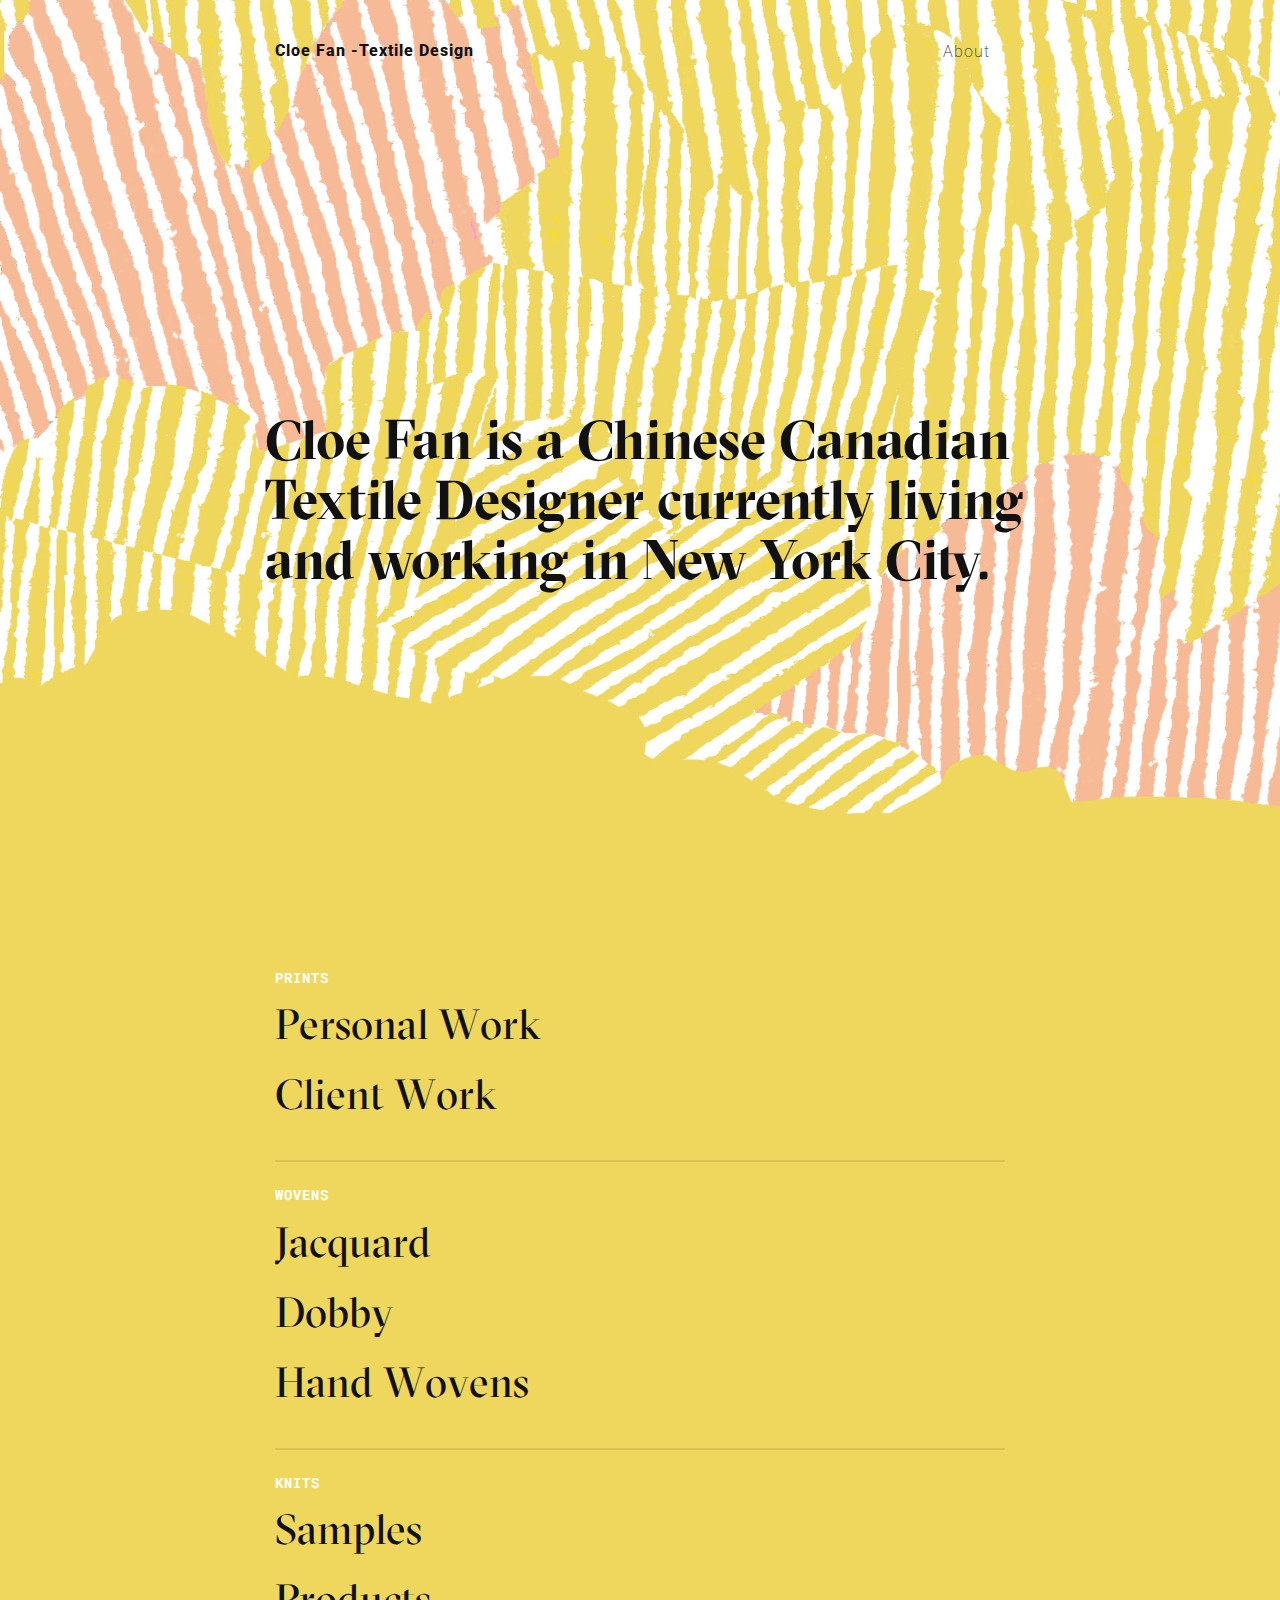
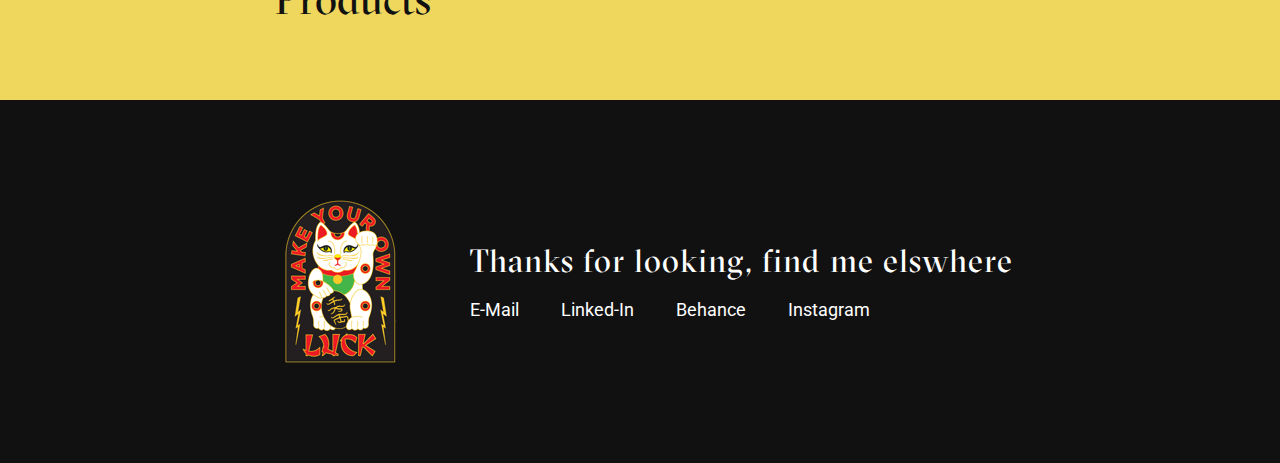
<file: index.html>
<!DOCTYPE html>
<html lang="en">
<head>
    <meta charset="utf-8">
    <meta http-equiv="X-UA-Compatible" content="IE=edge">
    <meta name="viewport" content="width=device-width, initial-scale=1">
    <title>Cloe Fan</title>
    <link rel="shortcut icon" type="image/x-icon" href="/favicon.ico">
    <link rel="stylesheet" href="https://cdnjs.cloudflare.com/ajax/libs/animate.css/3.7.0/animate.min.css">
    <link href="css/bootstrap.css" rel="stylesheet">
    <link href="https://fonts.googleapis.com/css?family=Roboto|Roboto+Mono" rel="stylesheet">
    <link href="css/main.css" rel="stylesheet">
    
</head>
<body class="animated fadeIn">
    <nav class="selectedwork navbar-fixed-bottom">
        <div class="container">
            <div class="row">
                <div class=" col-xs-12">
                   <!-- <h3> SELECT WORK </h3> */ -->
                </div>
            </div>
        </div>
    </nav>

   <nav class="topnav">
        <div class="container">
                <div class="col-xs-4 col-xs-push-2"> <a class="home" href="index.html">Cloe Fan -Textile Design </a></div>
                <div class=" col-xs-8 col-xs-pull-2 navbar2">
                    <ul class="nav">
                      <li class="item">
                        <a href="about.html"><span style="font-family:'Roboto';font-weight:200;letter-spacing: 1px">About</span></a>
                      </li>
                </ul>
                </div>

            </div>
    </nav>

 

    <!-- Landing -->
    <!-- Landing -->
    <!-- Landing -->
    <!-- Landing -->

    <div class="landing vertical-center-container">
        <div class="vertical-center-content">
            <div class="container">
                <div class="row">
                    <div class="col-xs-12 col-md-9 col-md-push-2" style="z-index:100">
                        <h1>  
                           Cloe Fan is a Chinese Canadian Textile Designer currently living and working in New York City. 
                        </h1>
                      
                    </div>
                </div>
            </div>
        </div>
    </div>

   

          <div class="container">

                <div class="col-xs-12 col-md-8 col-md-push-2 margin-top-50 margin-bottom-50"> 
                <nav> 
                    <ul class=" " style="padding:0px">
                        <h3 id="one"> PRINTS </h3>
                        <li class="offsite"><a href="personalwork.html" id="personalwork">Personal Work</a></li>
                        <li class="offsite"><a href="clientwork.html" id="clientwork">Client Work</a></li>   
                        <hr>
                        <h3 id="two"> WOVENS </h3>
                        <li class="offsite"><a href="jacquard.html" id="jacquard">Jacquard</a></li>
                        <li class="offsite"><a href="dobby.html" id="dobby">Dobby</a></li>
                        <li class="offsite"><a href="handwovens.html" id="handwoven">Hand Wovens</a></li>
                        <hr>
                        <h3 id="three"> KNITS </h3>
                        <li class="offsite"><a href="samples.html" id="samples">Samples</a></li>
                        <li class="offsite"><a href="products.html" id="products">Products</a></li>
                       
                        
                    </ul>
                </nav>
            </div>
        </div>
    </div>

   <div class="container-full">
        <div class="container">
        <div class="col-xs-12 footer">
            <div class="col-xs-2 col-xs-push-2">
                <img src="img/home/cat.png" width="112" height="163" alt="CloeFan">
            </div>
            <div class="col-xs-10 col-xs-push-2">
                <h2 class="light"> Thanks for looking, find me elswhere </h2> <br/>
                <ul id="footerlist">
                   <li class="footerlink"><a href="mailto:cloefantextiles@gmail.com?" target="_top">E-Mail</a>
                  </li>
                  <li class="footerlink"> <a target="_blank" rel="noopener noreferrer" href="http://www.linkedin.com/in/cloe-fan-70077489/">Linked-In</a>
                  </li>
                  <li class="footerlink"> <a target="_blank" rel="noopener noreferrer" href="http://www.behance.net/cloefan">Behance</a>
                  </li>
                  <li class="footerlink"> <a target="_blank" rel="noopener noreferrer" href="http://www.instagram.com/fanccyfan/?hl=en">Instagram</a>
                  </li>
                </ul>

            </div>
            
        </div> 
    </div>
    </div>

    <script src="https://ajax.googleapis.com/ajax/libs/jquery/1.11.1/jquery.min.js"></script>
    <script src="js/bootstrap.min.js"></script>
</body>


</html>
</file>
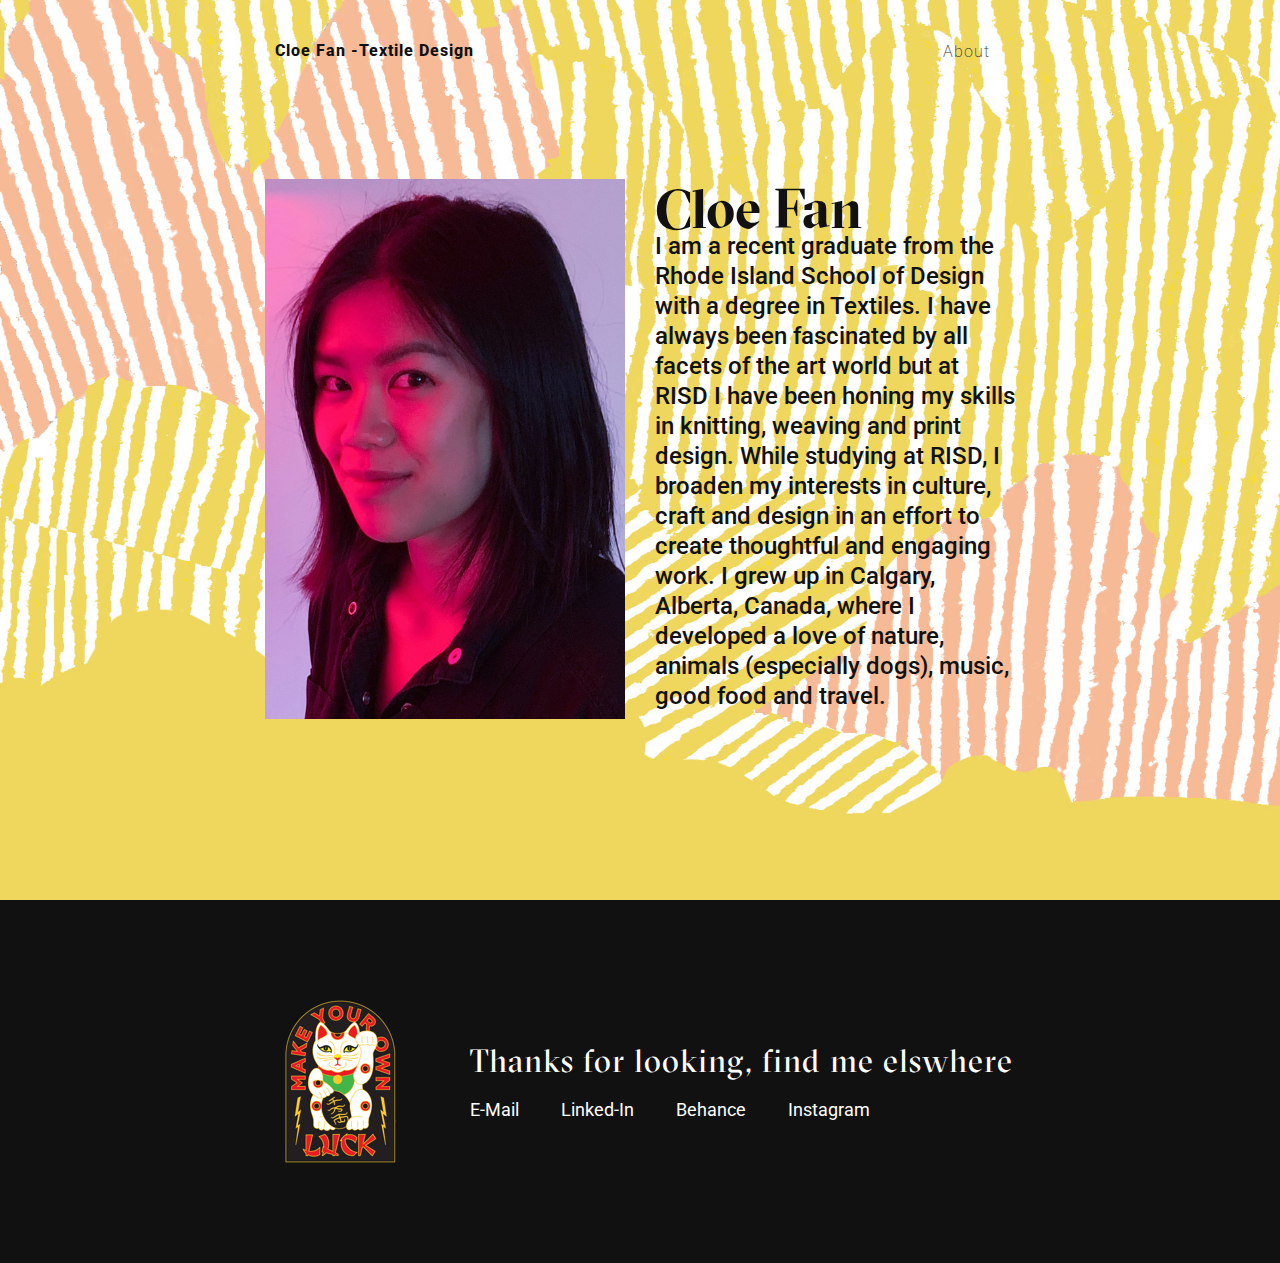
<file: about.html>
<!DOCTYPE html>
<html lang="en">
<head>
    <meta charset="utf-8">
    <meta http-equiv="X-UA-Compatible" content="IE=edge">
    <meta name="viewport" content="width=device-width, initial-scale=1">
    <title>Cloe Fan</title>
    <link rel="shortcut icon" type="image/x-icon" href="/favicon.ico">
    <link rel="stylesheet" href="https://cdnjs.cloudflare.com/ajax/libs/animate.css/3.7.0/animate.min.css">
    <link href="css/bootstrap.css" rel="stylesheet">
    <link href="https://fonts.googleapis.com/css?family=Roboto|Roboto+Mono" rel="stylesheet">
    <link href="css/main.css" rel="stylesheet">
    
    
</head>
<body class="animated fadeIn">
  <nav class="topnav">
        <div class="container">
                <div class="col-xs-4 col-xs-push-2"> <a class="home" href="index.html">Cloe Fan -Textile Design </a></div>
                <div class=" col-xs-8 col-xs-pull-2 navbar2">
                    <ul class="nav">
                      <li class="item">
                        <a href="about.html"><span style="font-family:'Roboto';font-weight:200;letter-spacing: 1px">About</span></a>
                      </li>
                </ul>
                </div>

            </div>
    </nav>
 

    <!-- Landing -->
    <!-- Landing -->
    <!-- Landing -->
    <!-- Landing -->

    <div class="landing vertical-center-container">
        <div class="vertical-center-content">
            <div class="container">
                <div class="row">
                    <div class="col-xs-4 col-xs-push-2" style="z-index:100">
                        <img src="img/about/headshot.jpg" class="img-fluid" alt="Cloe Fan Textiles">
                    </div>
                    <div class="col-xs-4 col-xs-push-2" style="z-index:100">
                        <h1 style="margin:0px;">  
                          Cloe Fan
                        </h1>
                        <h2 style="text-align:left;">
                            I am a recent graduate from the Rhode Island School of Design with a degree in Textiles. I have always been fascinated by all facets of the art world but at RISD I have been honing my skills in knitting, weaving and print design. While studying at RISD, I broaden my interests in culture, craft and design in an effort to create thoughtful and engaging work.

                            I grew up in Calgary, Alberta, Canada, where I developed a love of nature, animals (especially dogs), music, good food and travel. 
                        </h2>
                    </div>
                </div>
            </div>
        </div>
    </div>

   

    <div class="container-full">
        <div class="container">
        <div class="col-xs-12 footer">
            <div class="col-xs-2 col-xs-push-2">
                <img src="img/home/cat.png" width="112" height="163" alt="CloeFan">
            </div>
            <div class="col-xs-10 col-xs-push-2">
                <h2 class="light"> Thanks for looking, find me elswhere </h2> <br/>
                <ul id="footerlist">
                   <li class="footerlink"><a href="mailto:cloefantextiles@gmail.com?" target="_top">E-Mail</a>
                  </li>
                  <li class="footerlink"> <a target="_blank" rel="noopener noreferrer" href="http://www.linkedin.com/in/cloe-fan-70077489/">Linked-In</a>
                  </li>
                  <li class="footerlink"> <a target="_blank" rel="noopener noreferrer" href="http://www.behance.net/cloefan">Behance</a>
                  </li>
                  <li class="footerlink"> <a target="_blank" rel="noopener noreferrer" href="http://www.instagram.com/fanccyfan/?hl=en">Instagram</a>
                  </li>
                </ul>

            </div>
            
        </div> 
    </div>
    </div>

    <script src="https://ajax.googleapis.com/ajax/libs/jquery/1.11.1/jquery.min.js"></script>
    <script src="js/bootstrap.min.js"></script>
    <script src="js/app.js"></script>
</body>


</html>
</file>
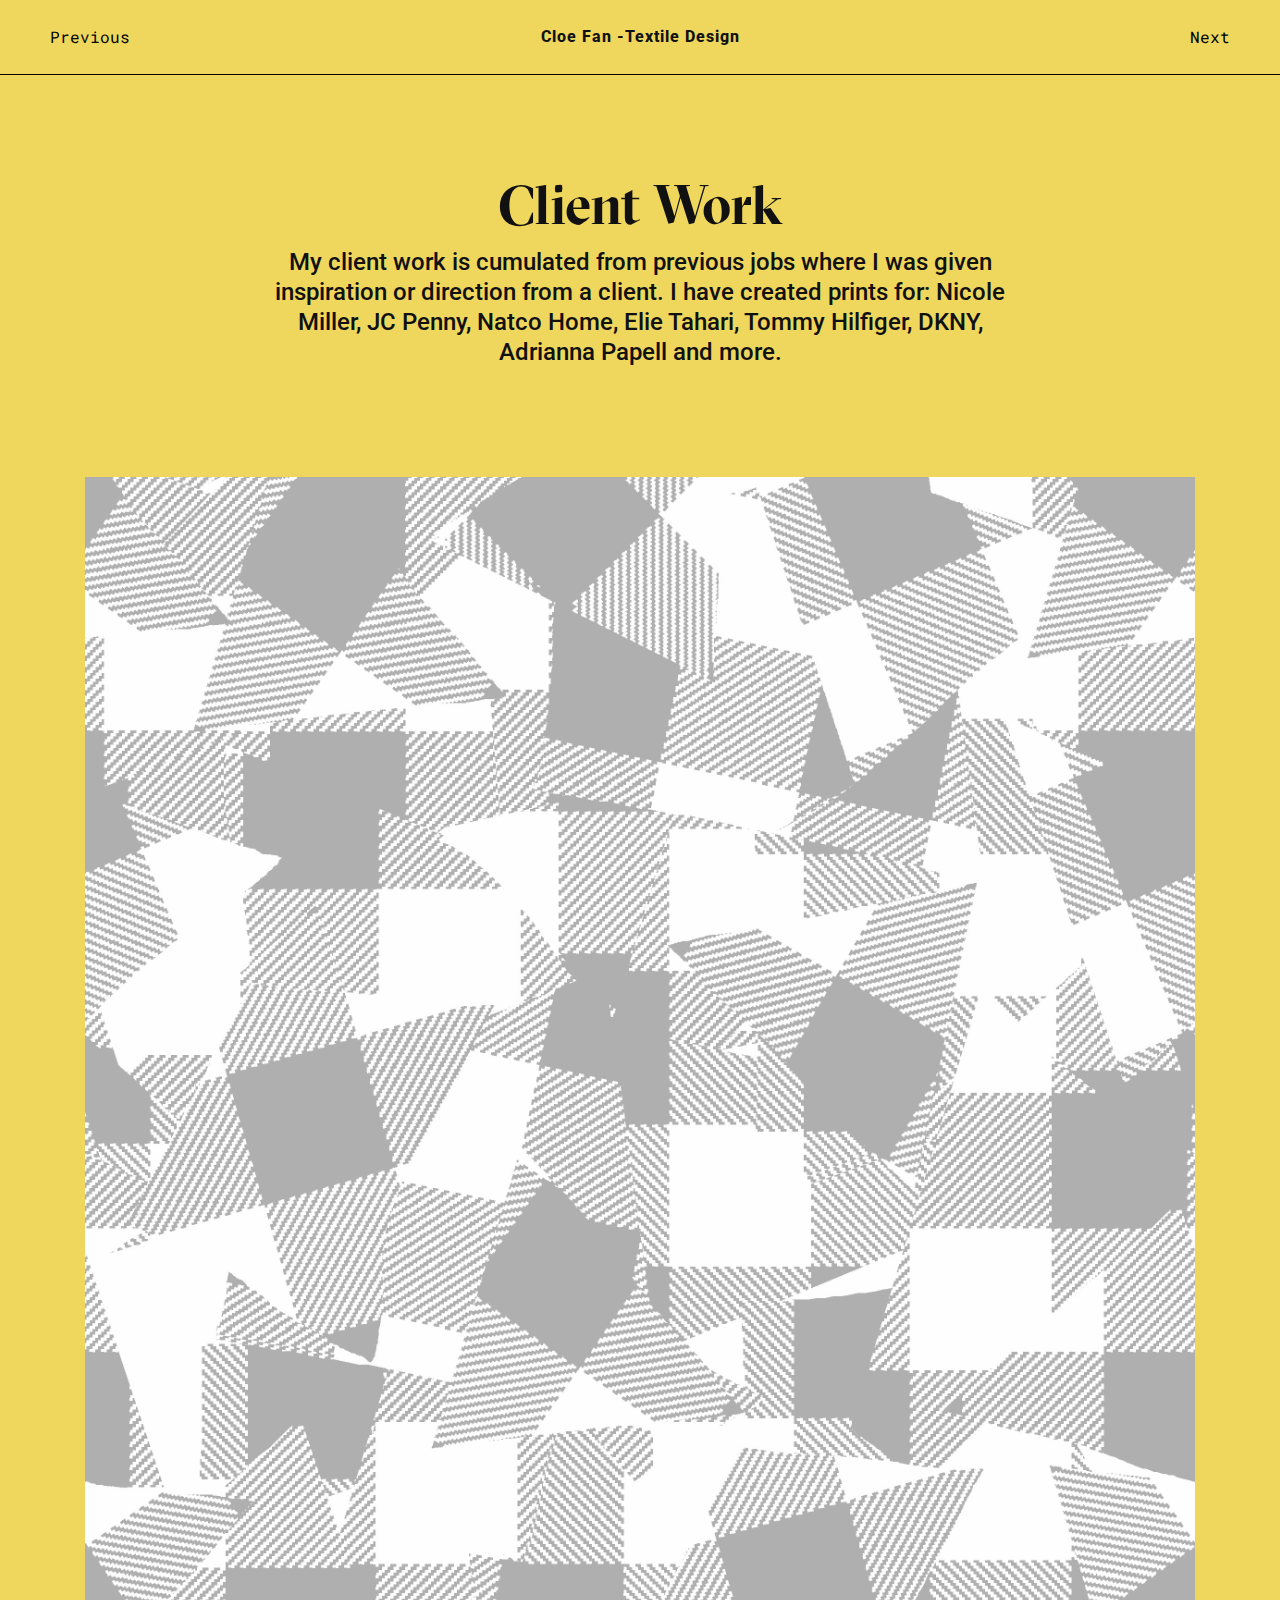
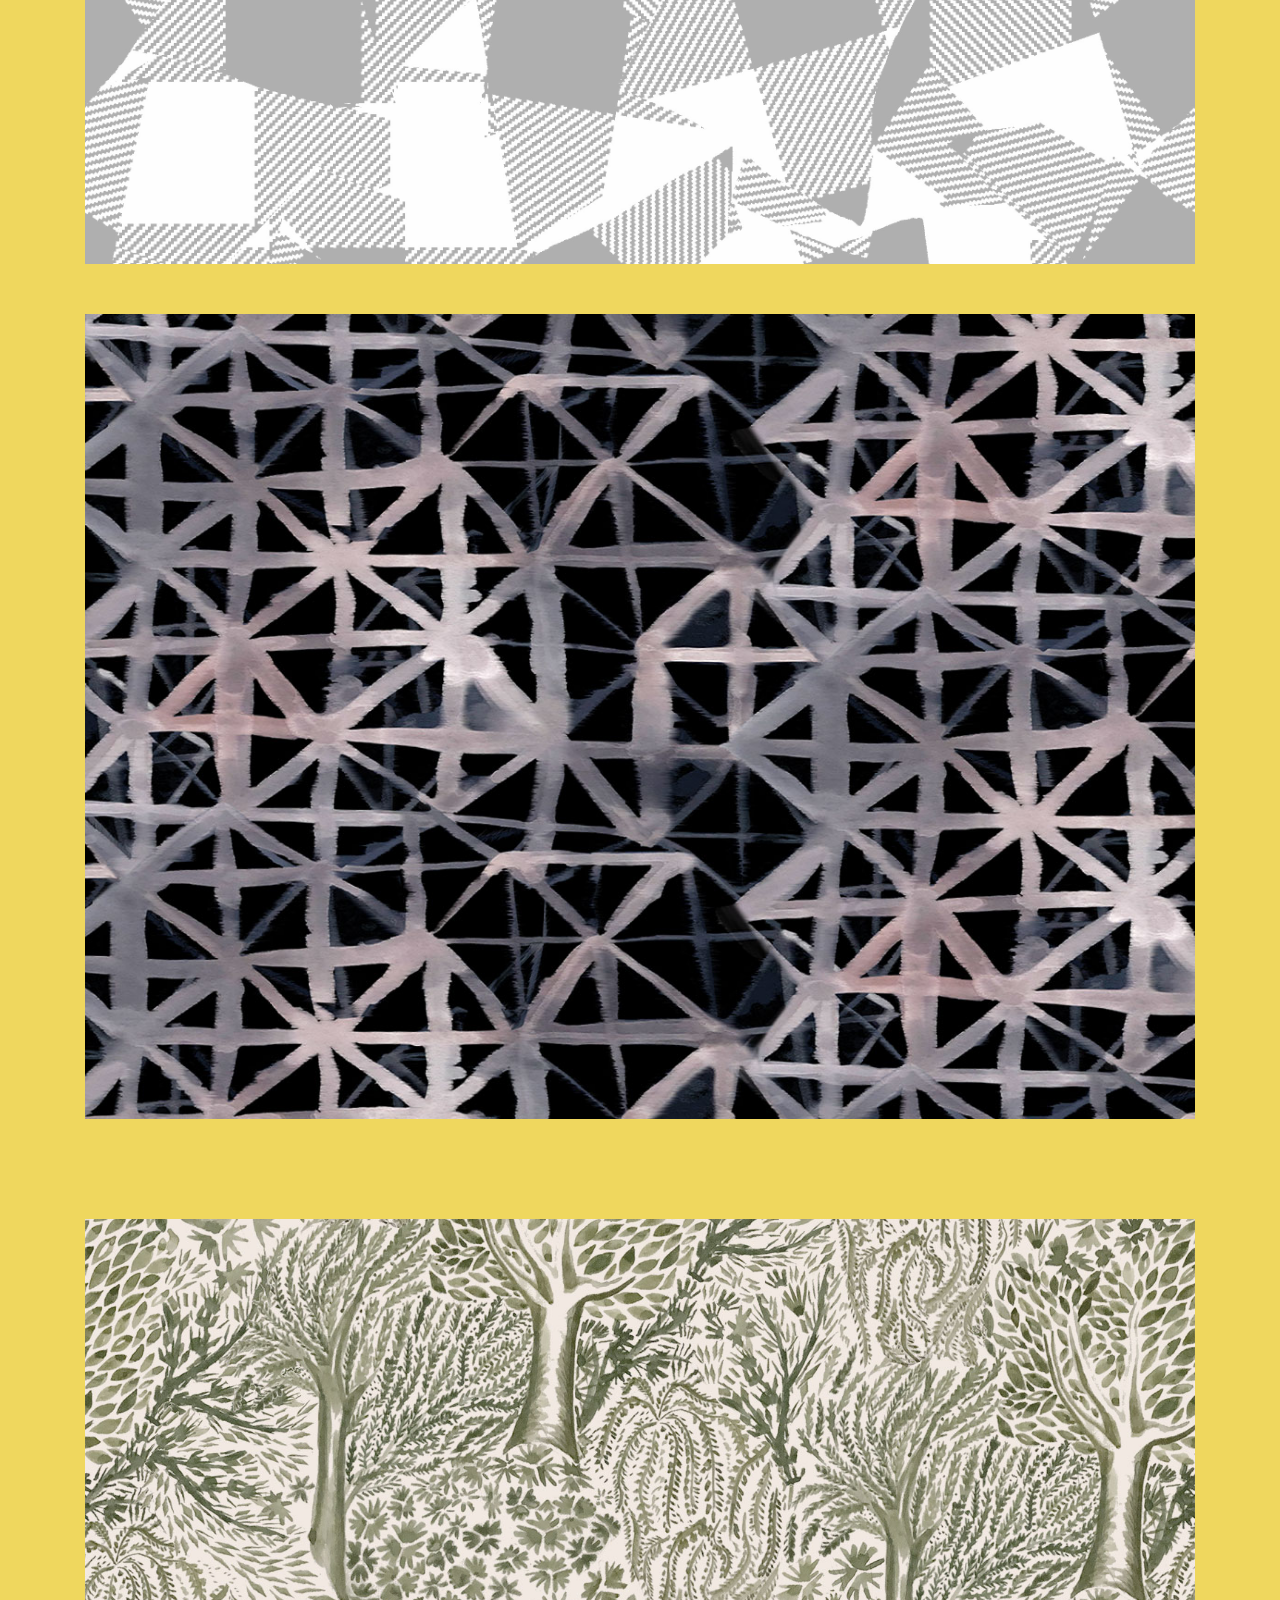
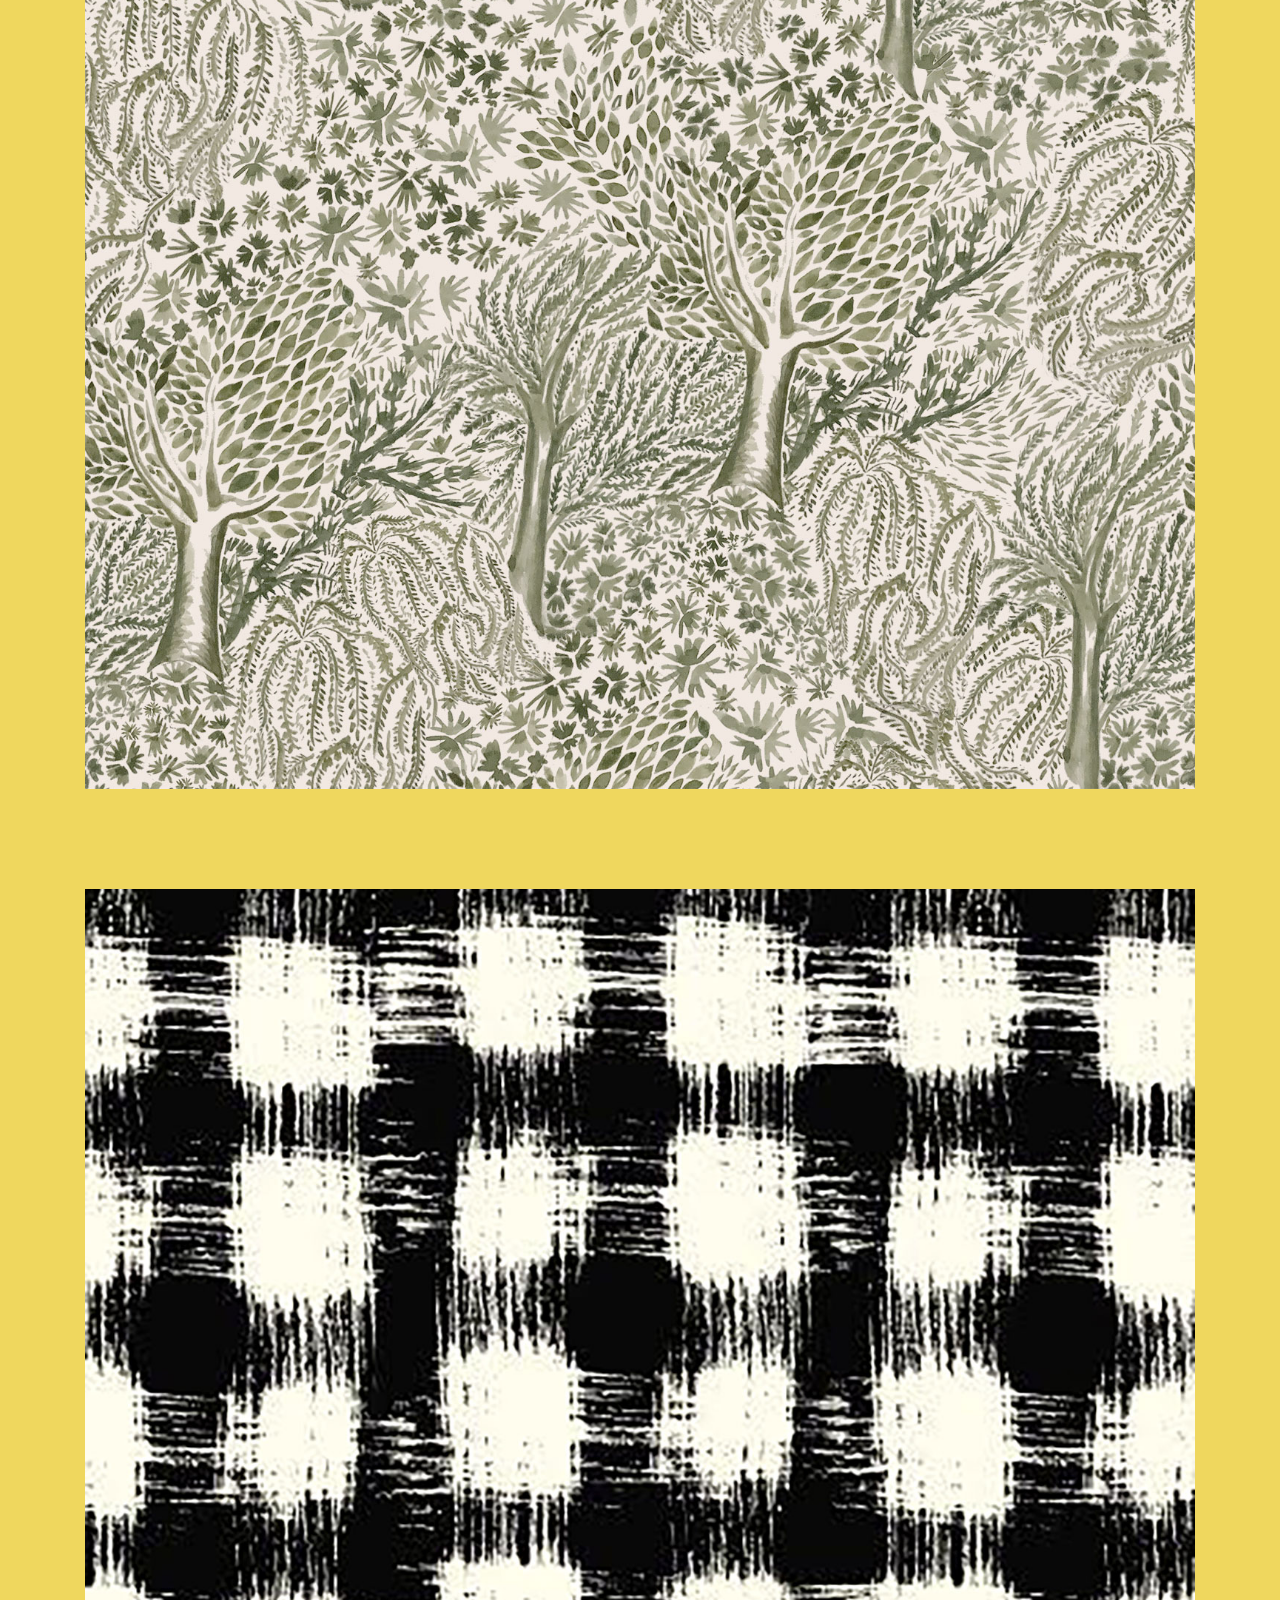
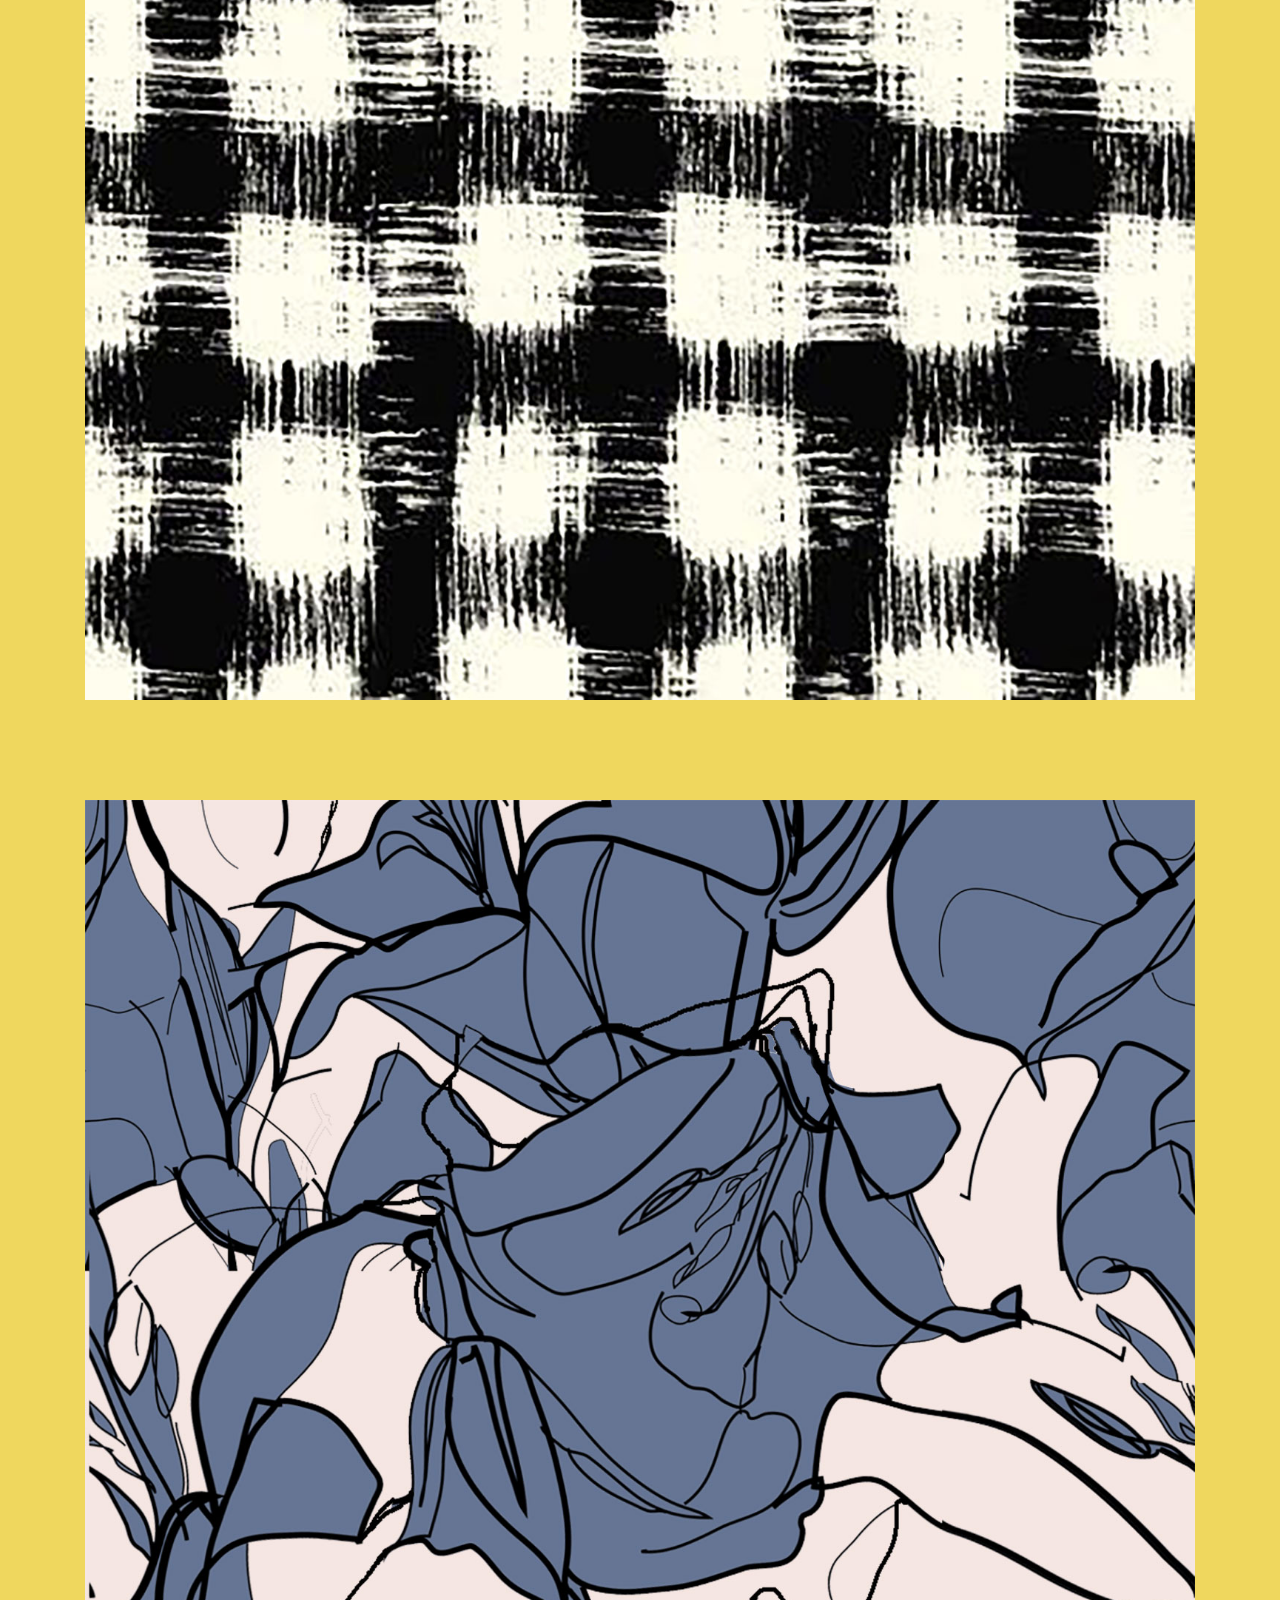
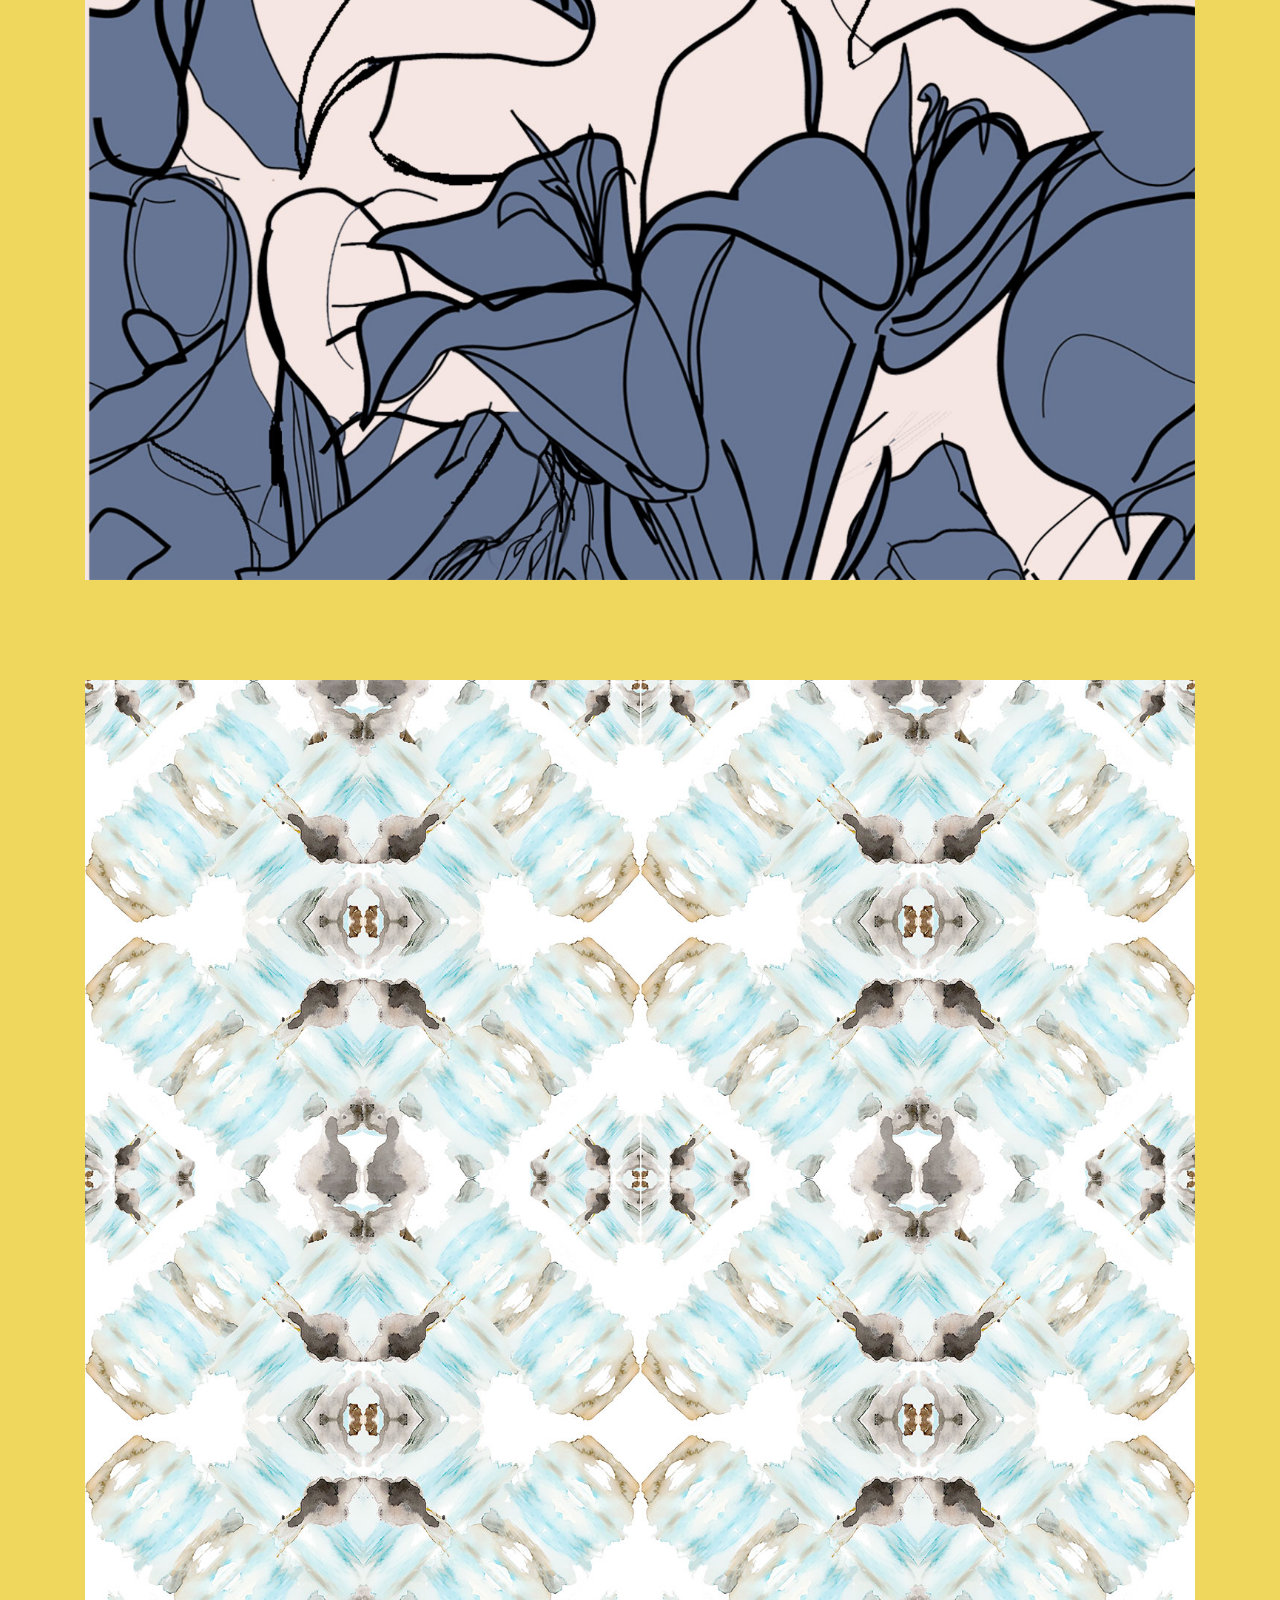
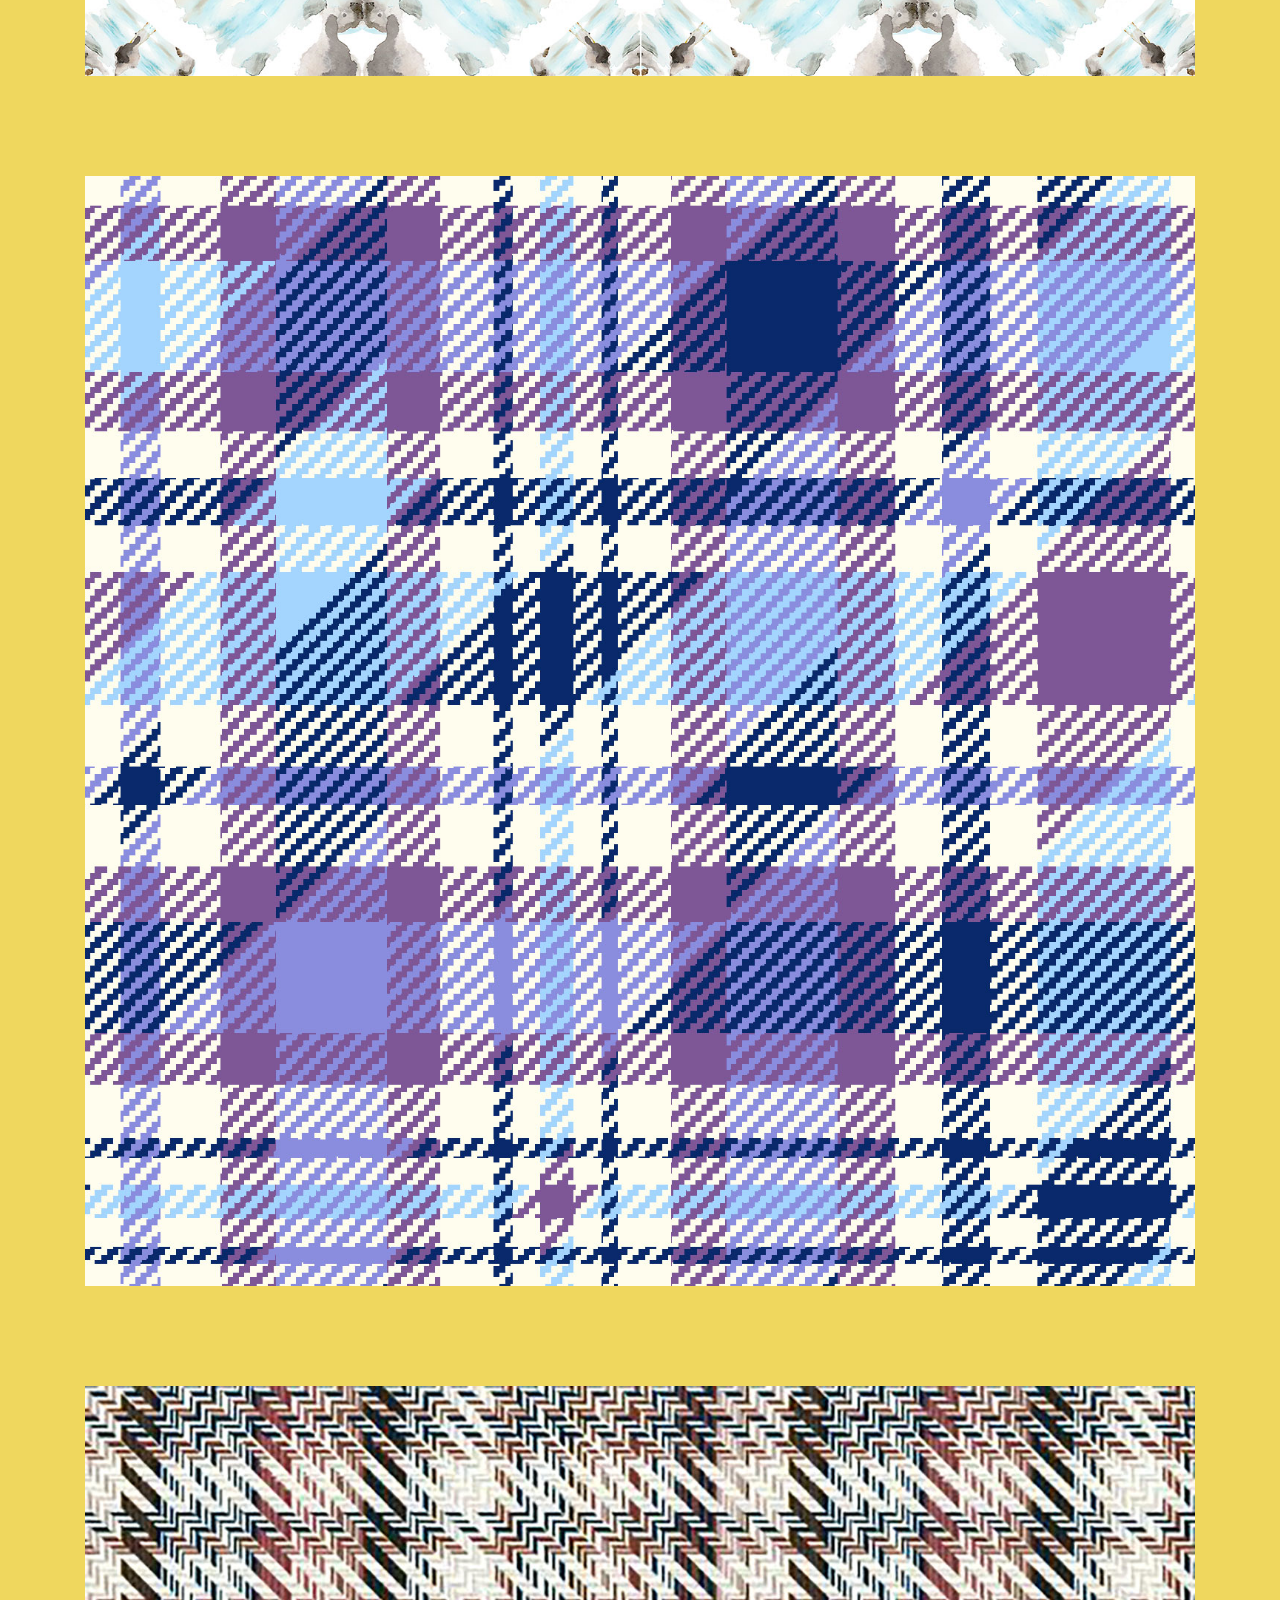
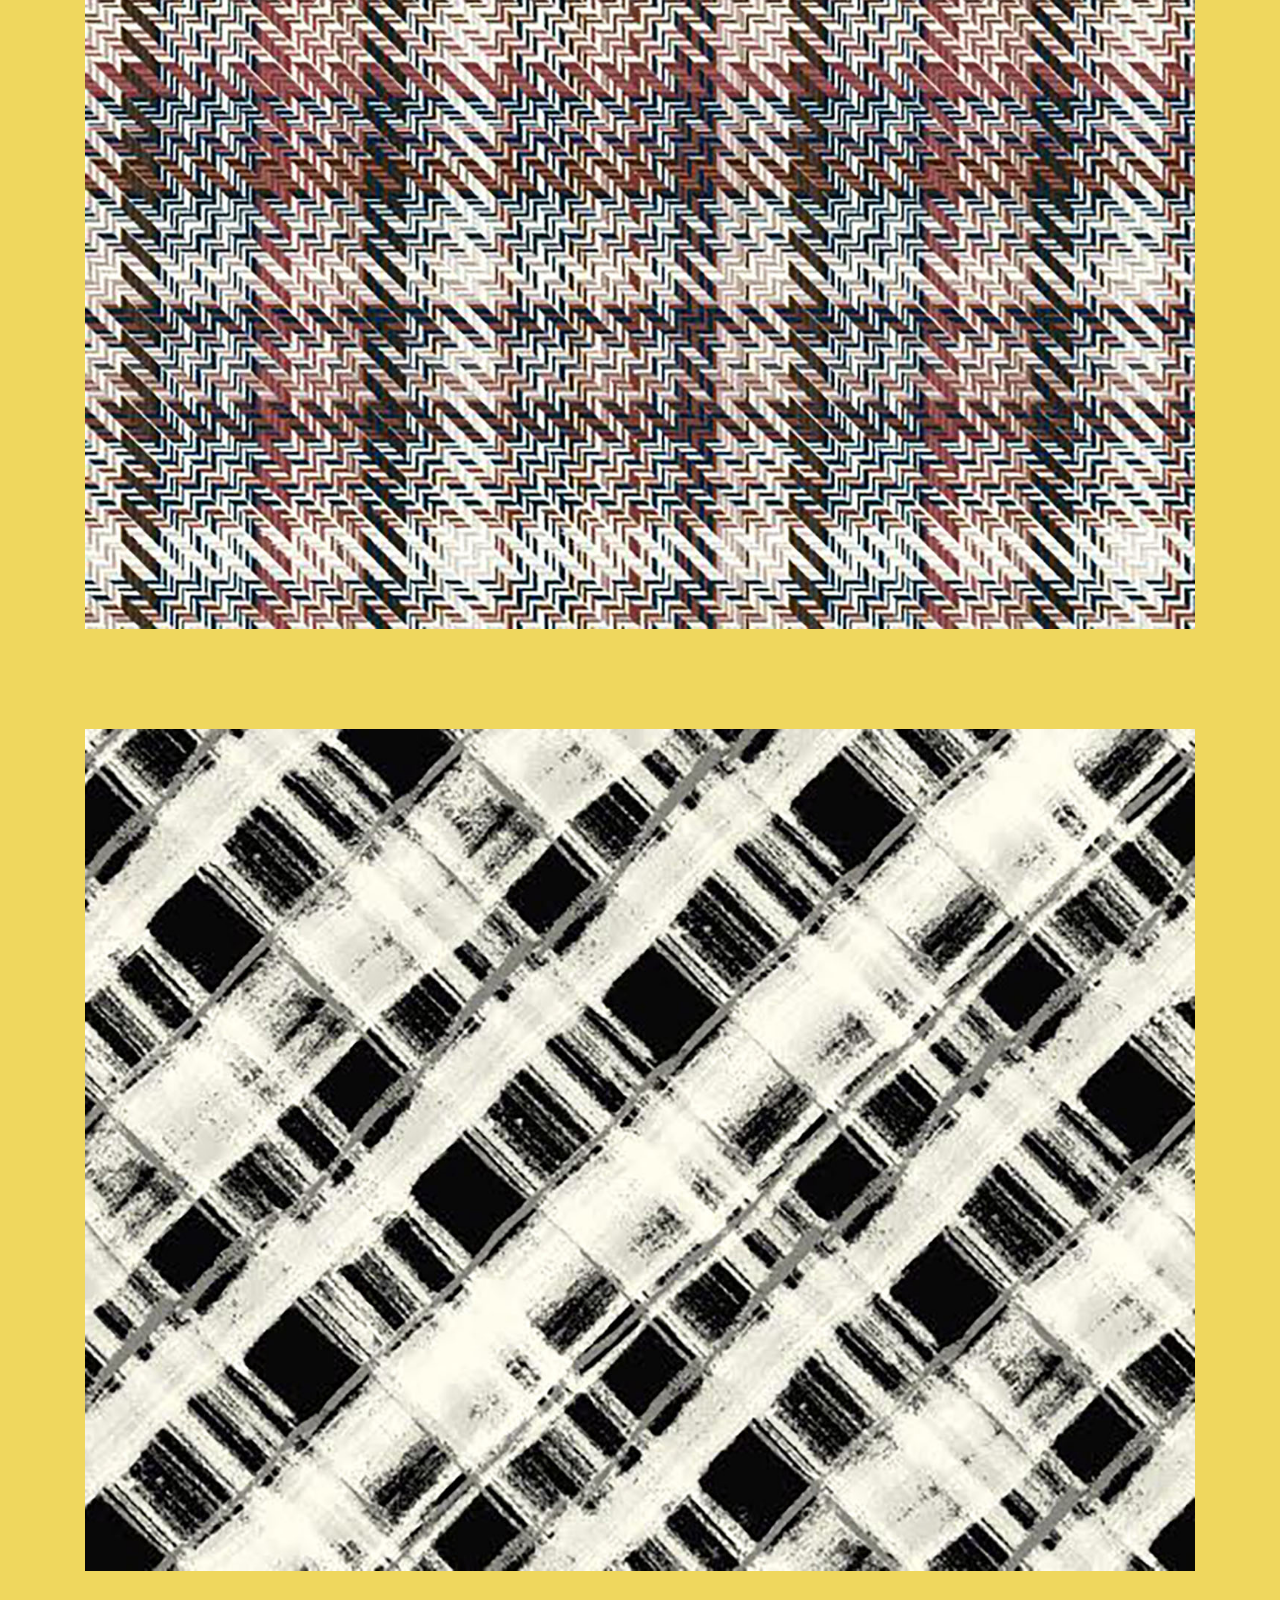
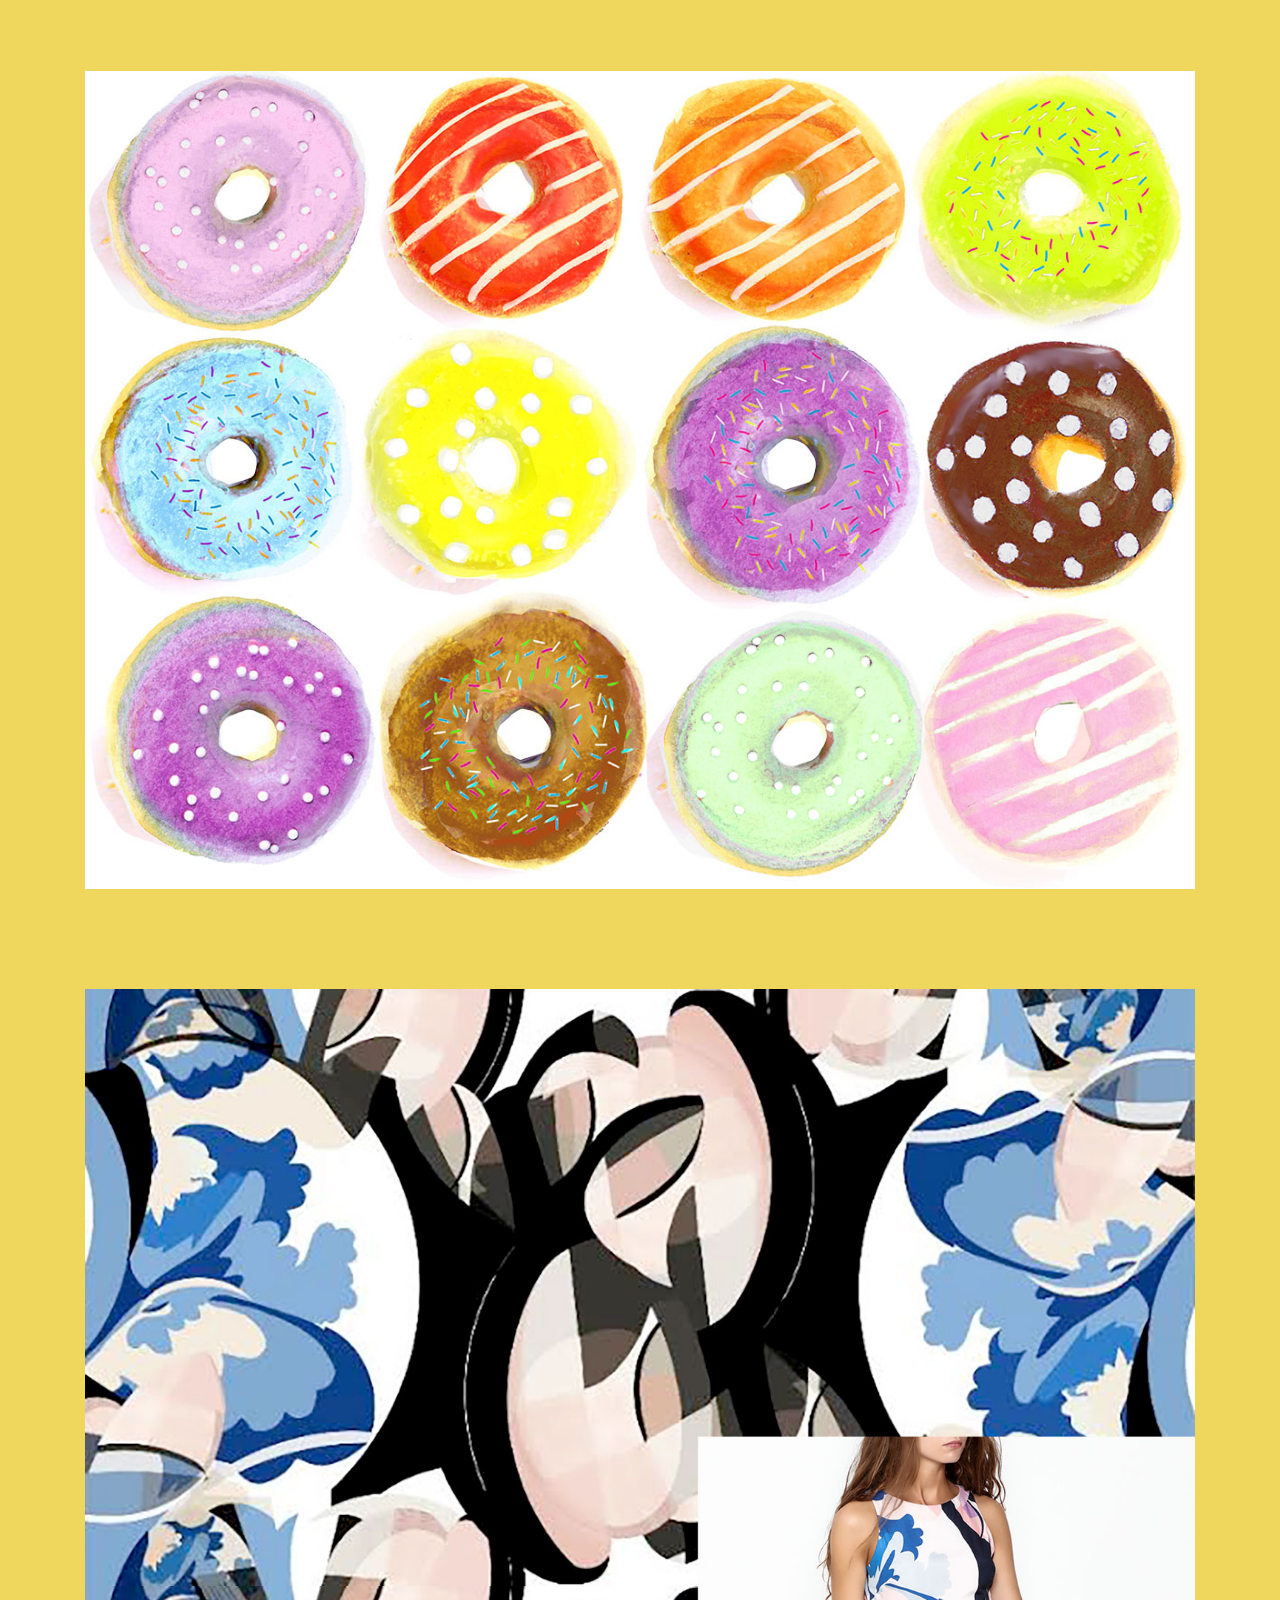
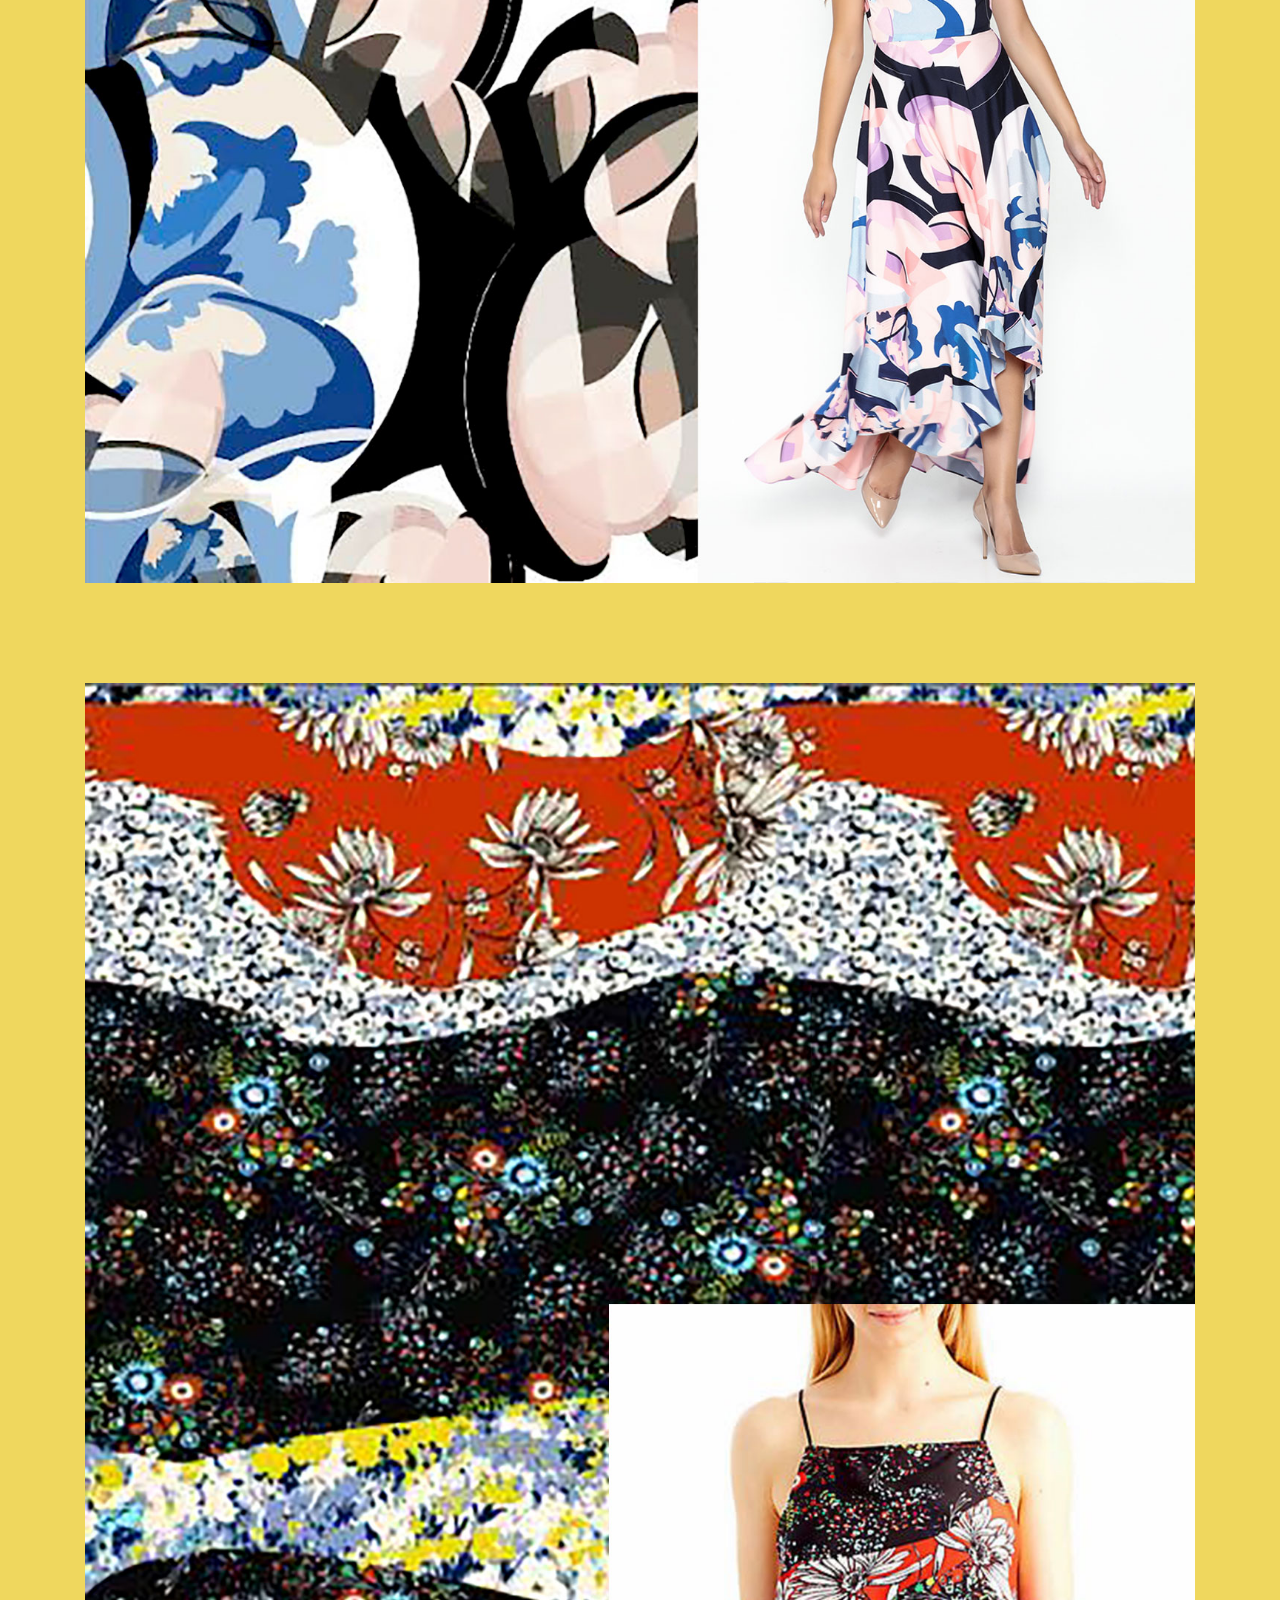
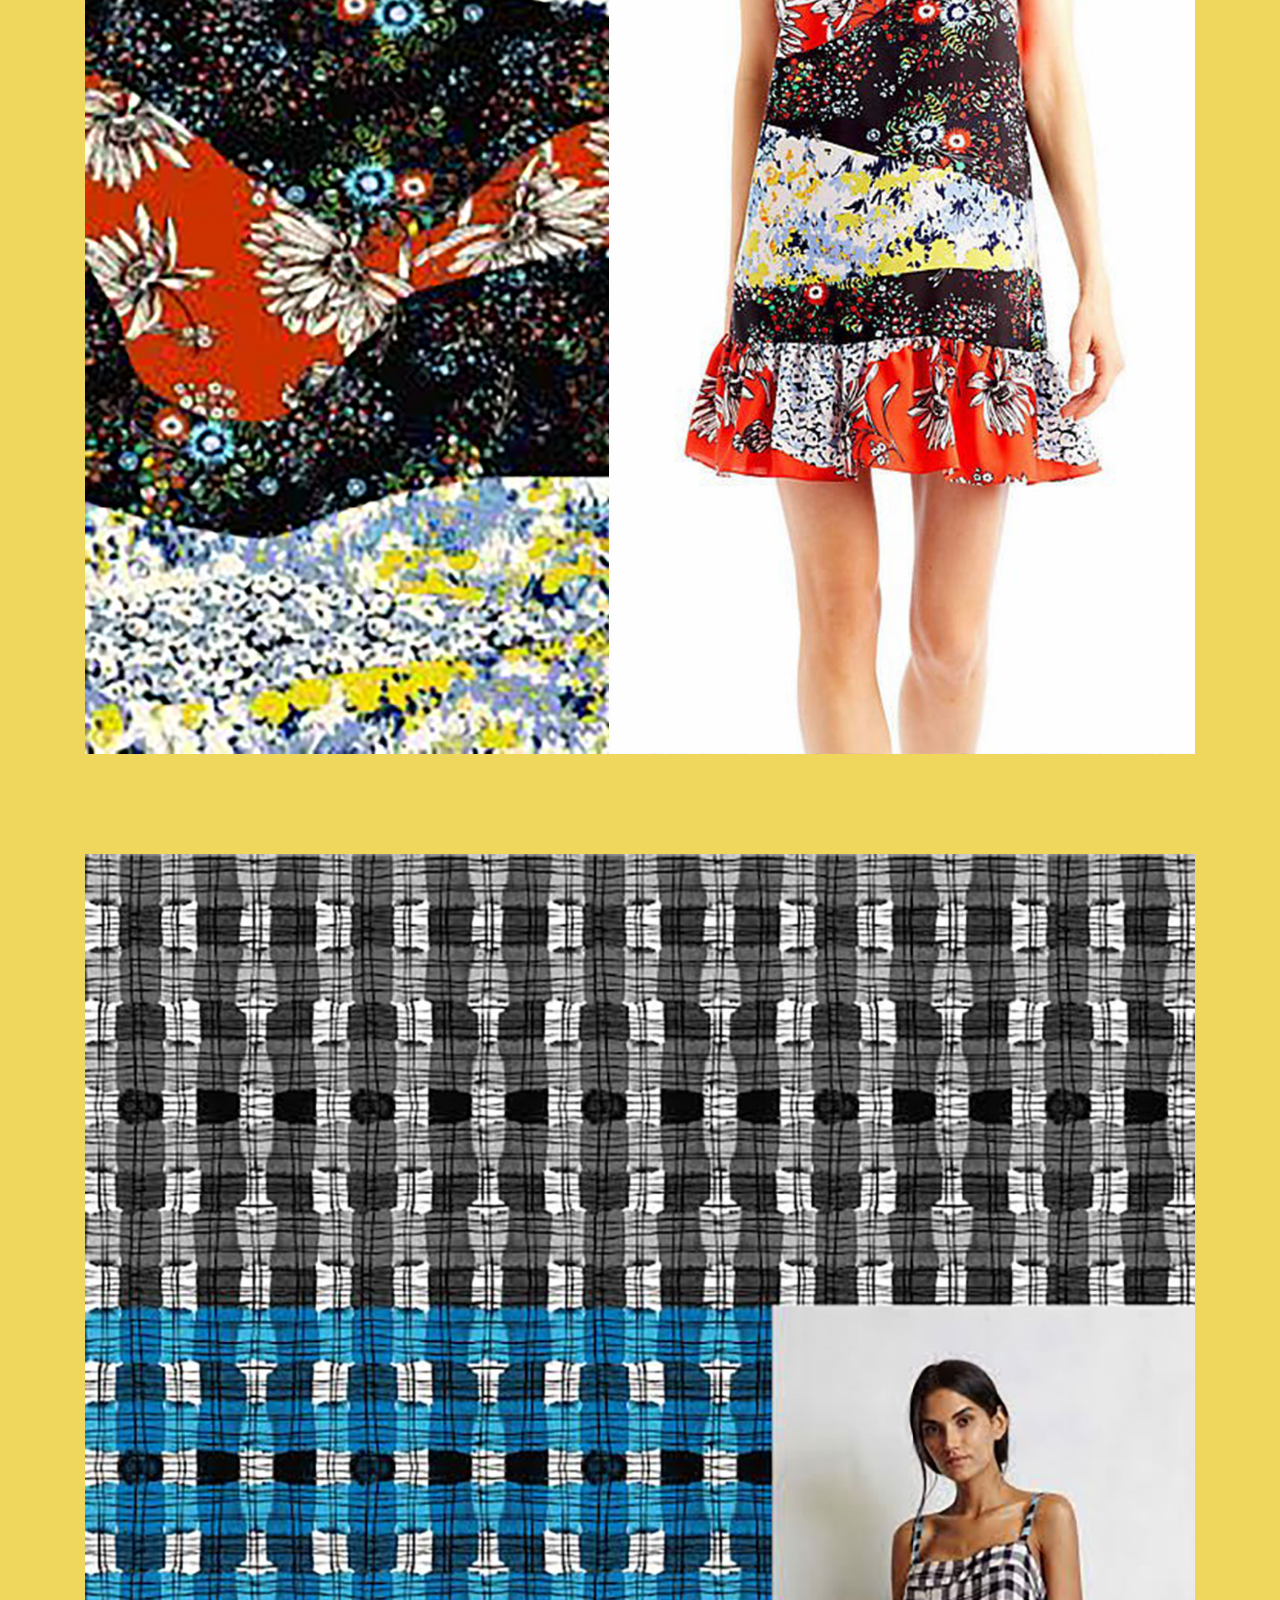
<file: clientwork.html>
<!DOCTYPE html>
<html lang="en">
<head>
    <meta charset="utf-8">
    <meta http-equiv="X-UA-Compatible" content="IE=edge">
    <meta name="viewport" content="width=device-width, initial-scale=1">
    <title>Cloe Fan</title>
    <link rel="shortcut icon" type="image/x-icon" href="/favicon.ico">
    <link href="css/bootstrap.css" rel="stylesheet">
    <link rel="stylesheet" href="https://cdnjs.cloudflare.com/ajax/libs/animate.css/3.7.0/animate.min.css">
    <link href="https://fonts.googleapis.com/css?family=Roboto|Roboto+Mono" rel="stylesheet">
    <link href="css/main.css" rel="stylesheet">
    
</head>
<body class="animated fadeIn">
    
   
  <!-- Fixed navbar -->
     <div class="sticky-nav-container">
      <nav id="project">
          <h3 class="project"> <a class="home" href="index.html">Cloe Fan -Textile Design </a> </h3>
          <a class="previous" href="personalwork.html">Previous </a>
          <a class="next" href="jacquard.html">Next</a>
      </nav>
    </div>



    <div class="container ">
	    <div class="col-xs-8 col-md-push-2"> 
	    	<h1 class="project">Client Work</h1><br/>
	    	<h2 >My client work is cumulated from previous jobs where I was given inspiration or direction from a client. I have created prints for: Nicole Miller, JC Penny, Natco Home, Elie Tahari, Tommy Hilfiger, DKNY, Adrianna Papell and more. 
</h2>
      </div>
       <div class="col-xs-12 "> 
	    	<img src="img/clientwork/1.jpg" class="img-fluid margin-top-100 margin-bottom-50 " alt="Cloe Fan Textile">
	    	<img src="img/clientwork/2.jpg" class="img-fluid margin-bottom-100" alt="Cloe Fan Textile">
        <img src="img/clientwork/3.jpg" class="img-fluid margin-bottom-100" alt="Cloe Fan Textile">
        <img src="img/clientwork/4.jpg" class="img-fluid margin-bottom-100" alt="Cloe Fan Textile">
        <img src="img/clientwork/5.jpg" class="img-fluid margin-bottom-100" alt="Cloe Fan Textile">
        <img src="img/clientwork/6.jpg" class="img-fluid margin-bottom-100" alt="Cloe Fan Textile">
        <img src="img/clientwork/7.jpg" class="img-fluid margin-bottom-100" alt="Cloe Fan Textile">
        <img src="img/clientwork/8.jpg" class="img-fluid margin-bottom-100" alt="Cloe Fan Textile">
        <img src="img/clientwork/9.jpg" class="img-fluid margin-bottom-100" alt="Cloe Fan Textile">
        <img src="img/clientwork/10.jpg" class="img-fluid margin-bottom-100" alt="Cloe Fan Textile">
        <img src="img/clientwork/12.jpg" class="img-fluid margin-bottom-100" alt="Cloe Fan Textile">
        <img src="img/clientwork/13.jpg" class="img-fluid margin-bottom-100" alt="Cloe Fan Textile">
        <img src="img/clientwork/14.jpg" class="img-fluid margin-bottom-100" alt="Cloe Fan Textile">
        <img src="img/clientwork/15.jpg" class="img-fluid margin-bottom-100" alt="Cloe Fan Textile">
	    </div>  

    </div>

  <div class="container-full">
        <div class="container">
        <div class="col-xs-12 footer">
            <div class="col-xs-2">
                <img src="img/home/cat.png" width="112" height="163" alt="CloeFan">
            </div>
            <div class="col-xs-10">
                <h2 class="light"> Thanks for looking, find me elswhere </h2> <br/>
                <ul id="footerlist">
                   <li class="footerlink"><a href="mailto:cloefantextiles@gmail.com?" target="_top">E-Mail</a>
                  </li>
                  <li class="footerlink"> <a target="_blank" rel="noopener noreferrer" href="http://www.linkedin.com/in/cloe-fan-70077489/">Linked-In</a>
                  </li>
                  <li class="footerlink"> <a target="_blank" rel="noopener noreferrer" href="http://www.behance.net/cloefan">Behance</a>
                  </li>
                  <li class="footerlink"> <a target="_blank" rel="noopener noreferrer" href="http://www.instagram.com/fanccyfan/?hl=en">Instagram</a>
                  </li>
                </ul>

            </div>
            
        </div>
    </div>
    </div>

    

    <script src="https://ajax.googleapis.com/ajax/libs/jquery/1.11.1/jquery.min.js"></script>
    <script src="js/bootstrap.min.js"></script>
    <script src="js/app2.js"></script>
</body>


</html>
</file>
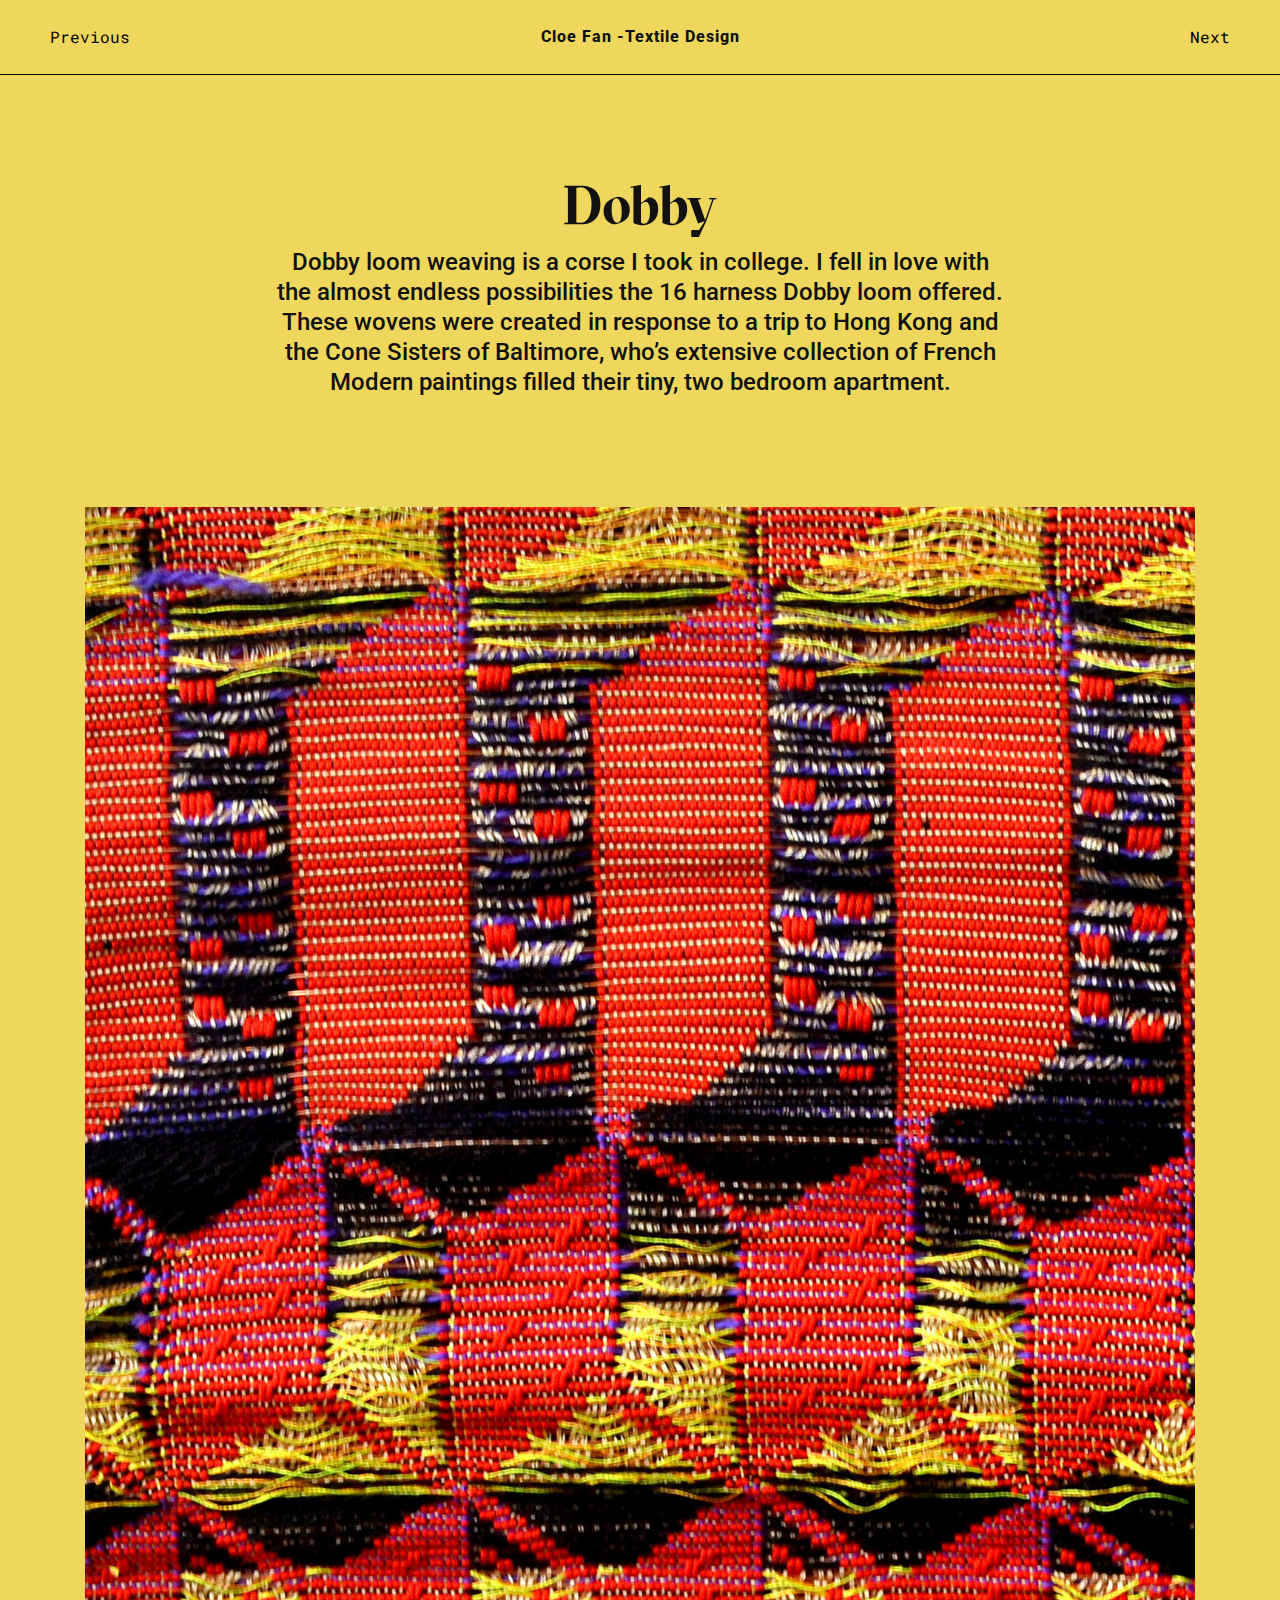
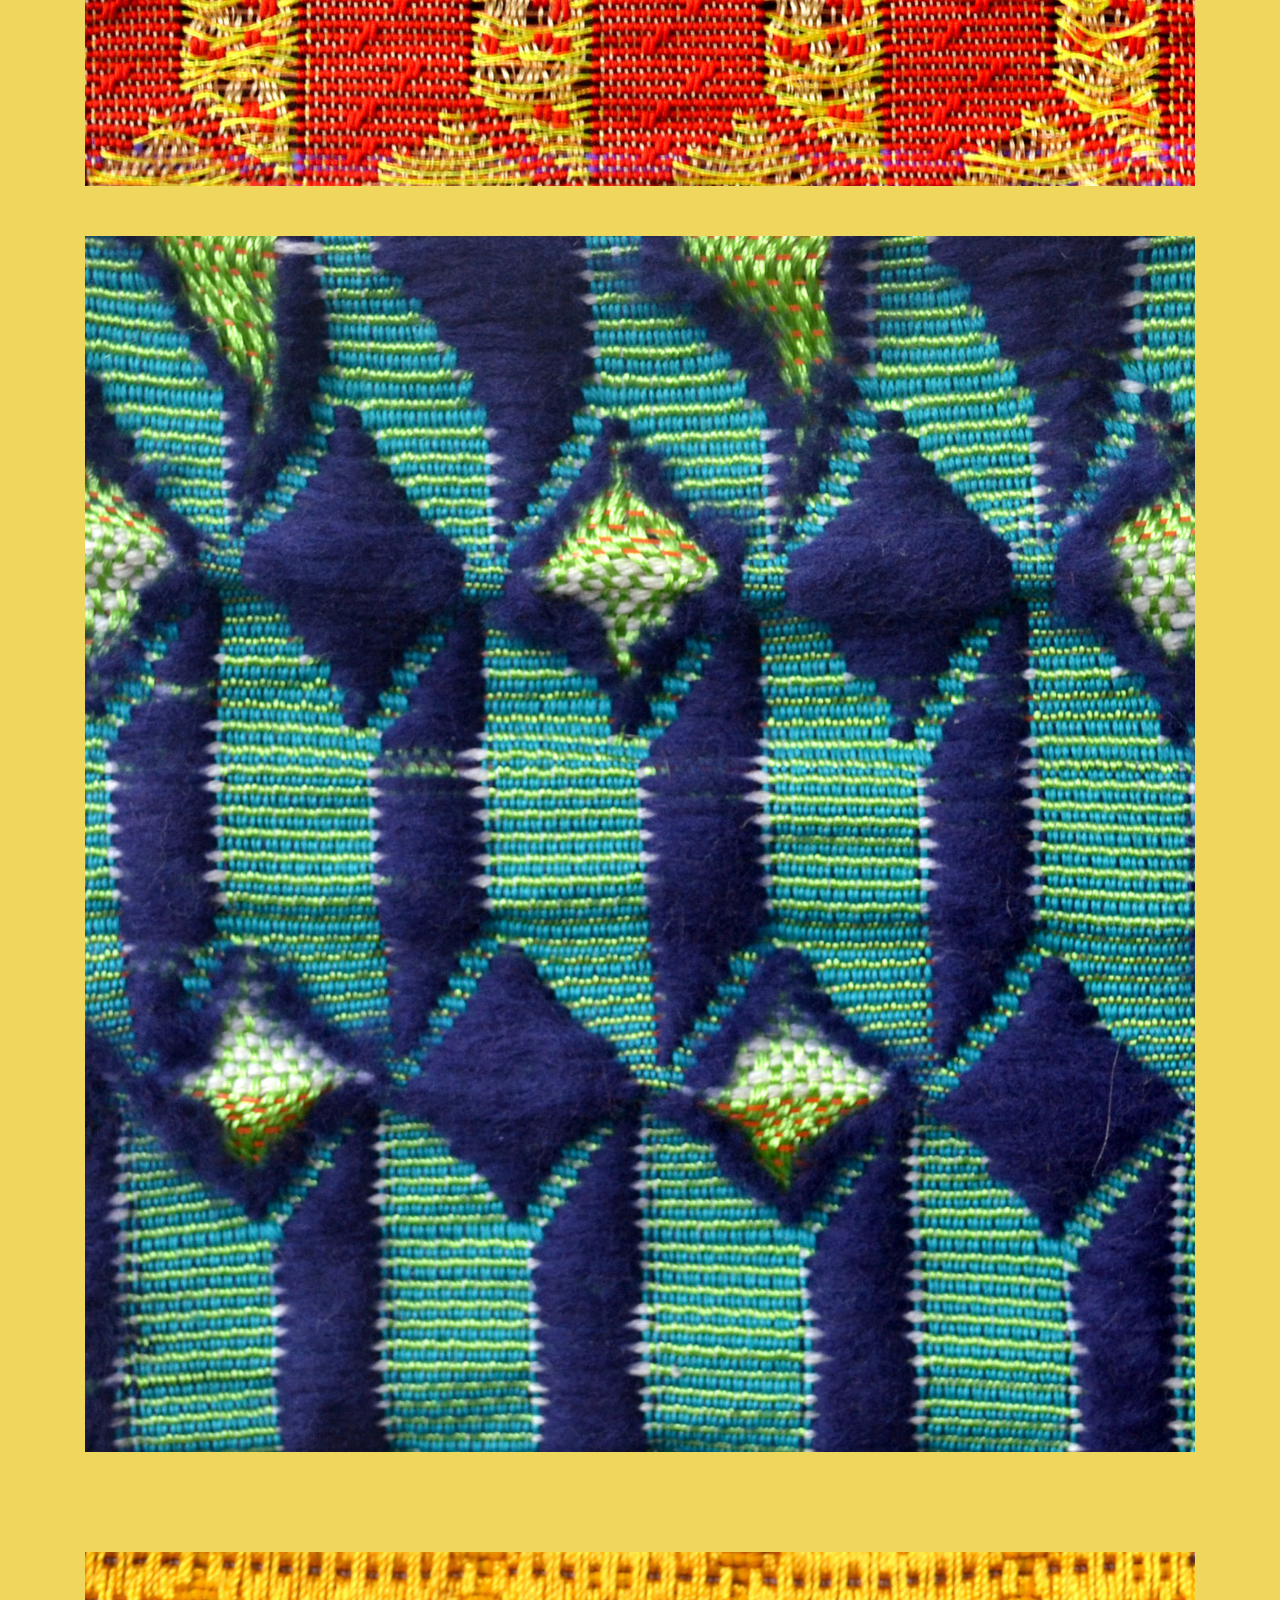
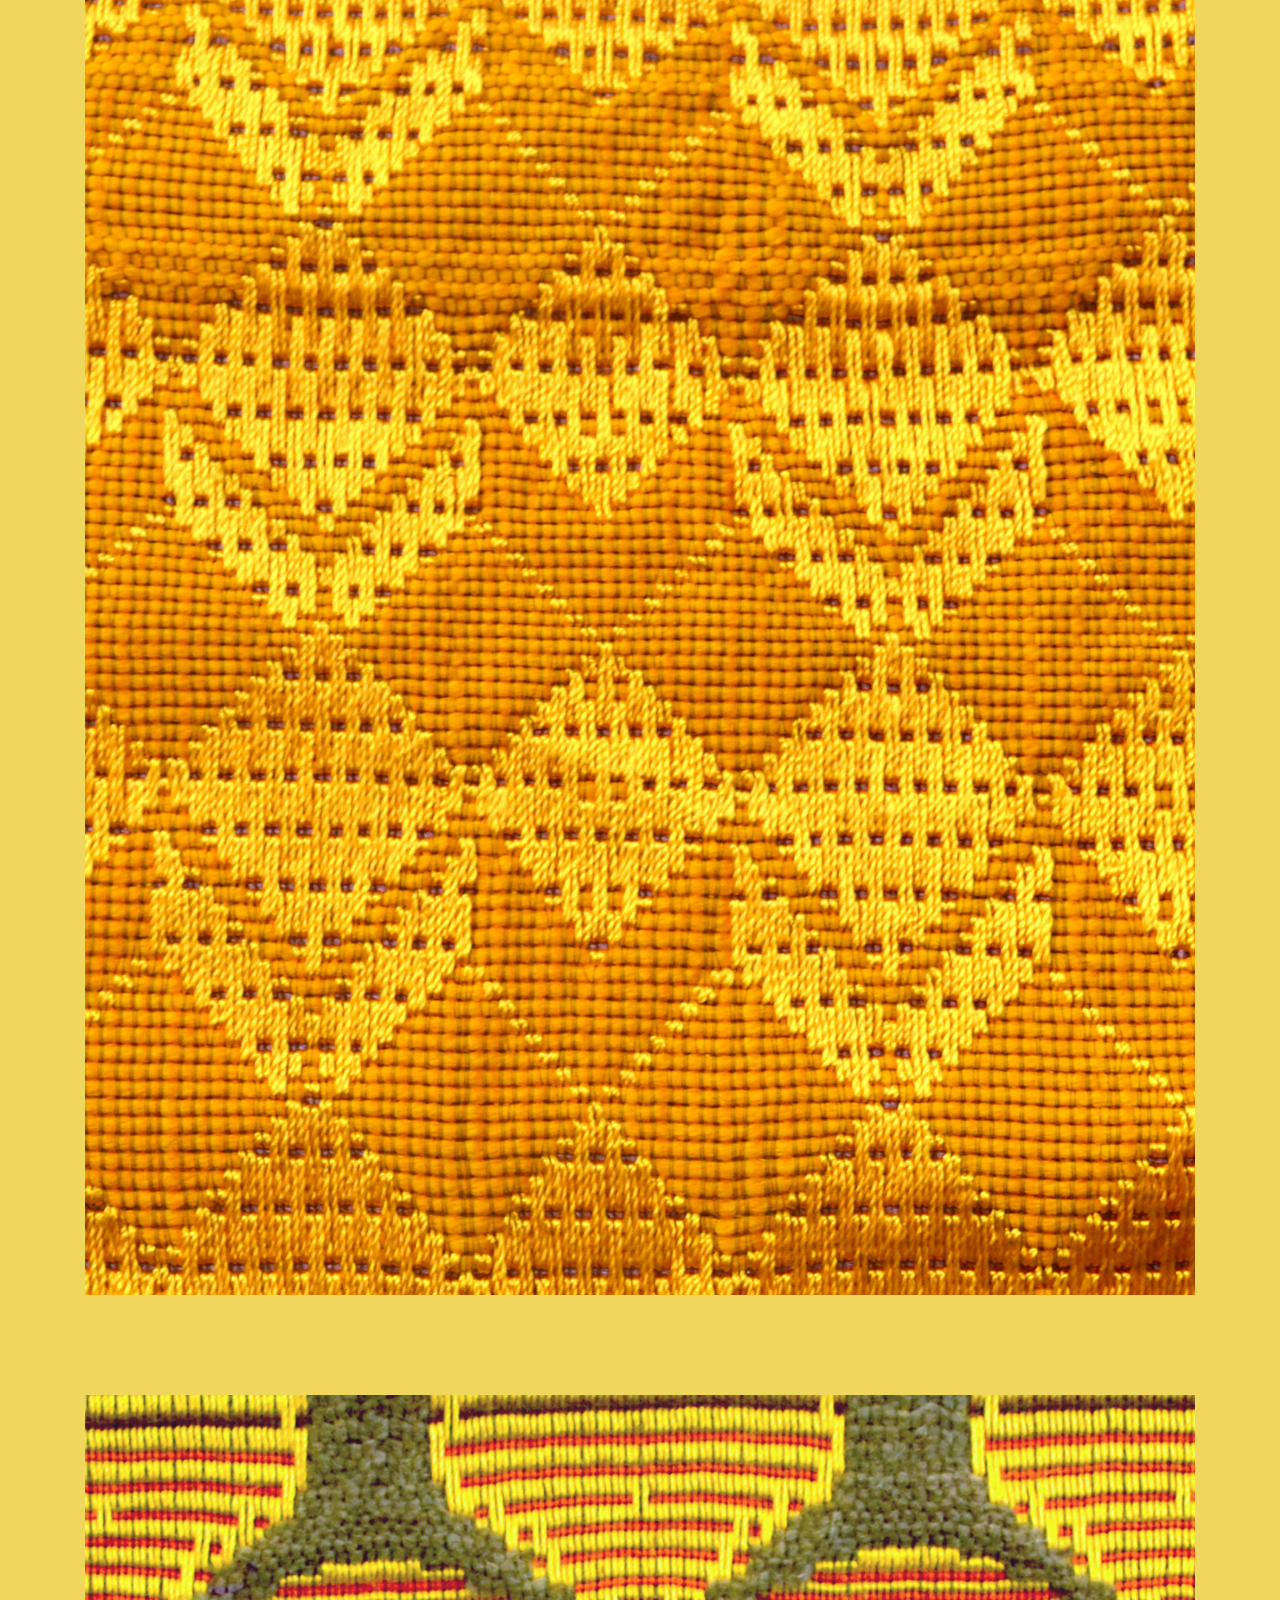
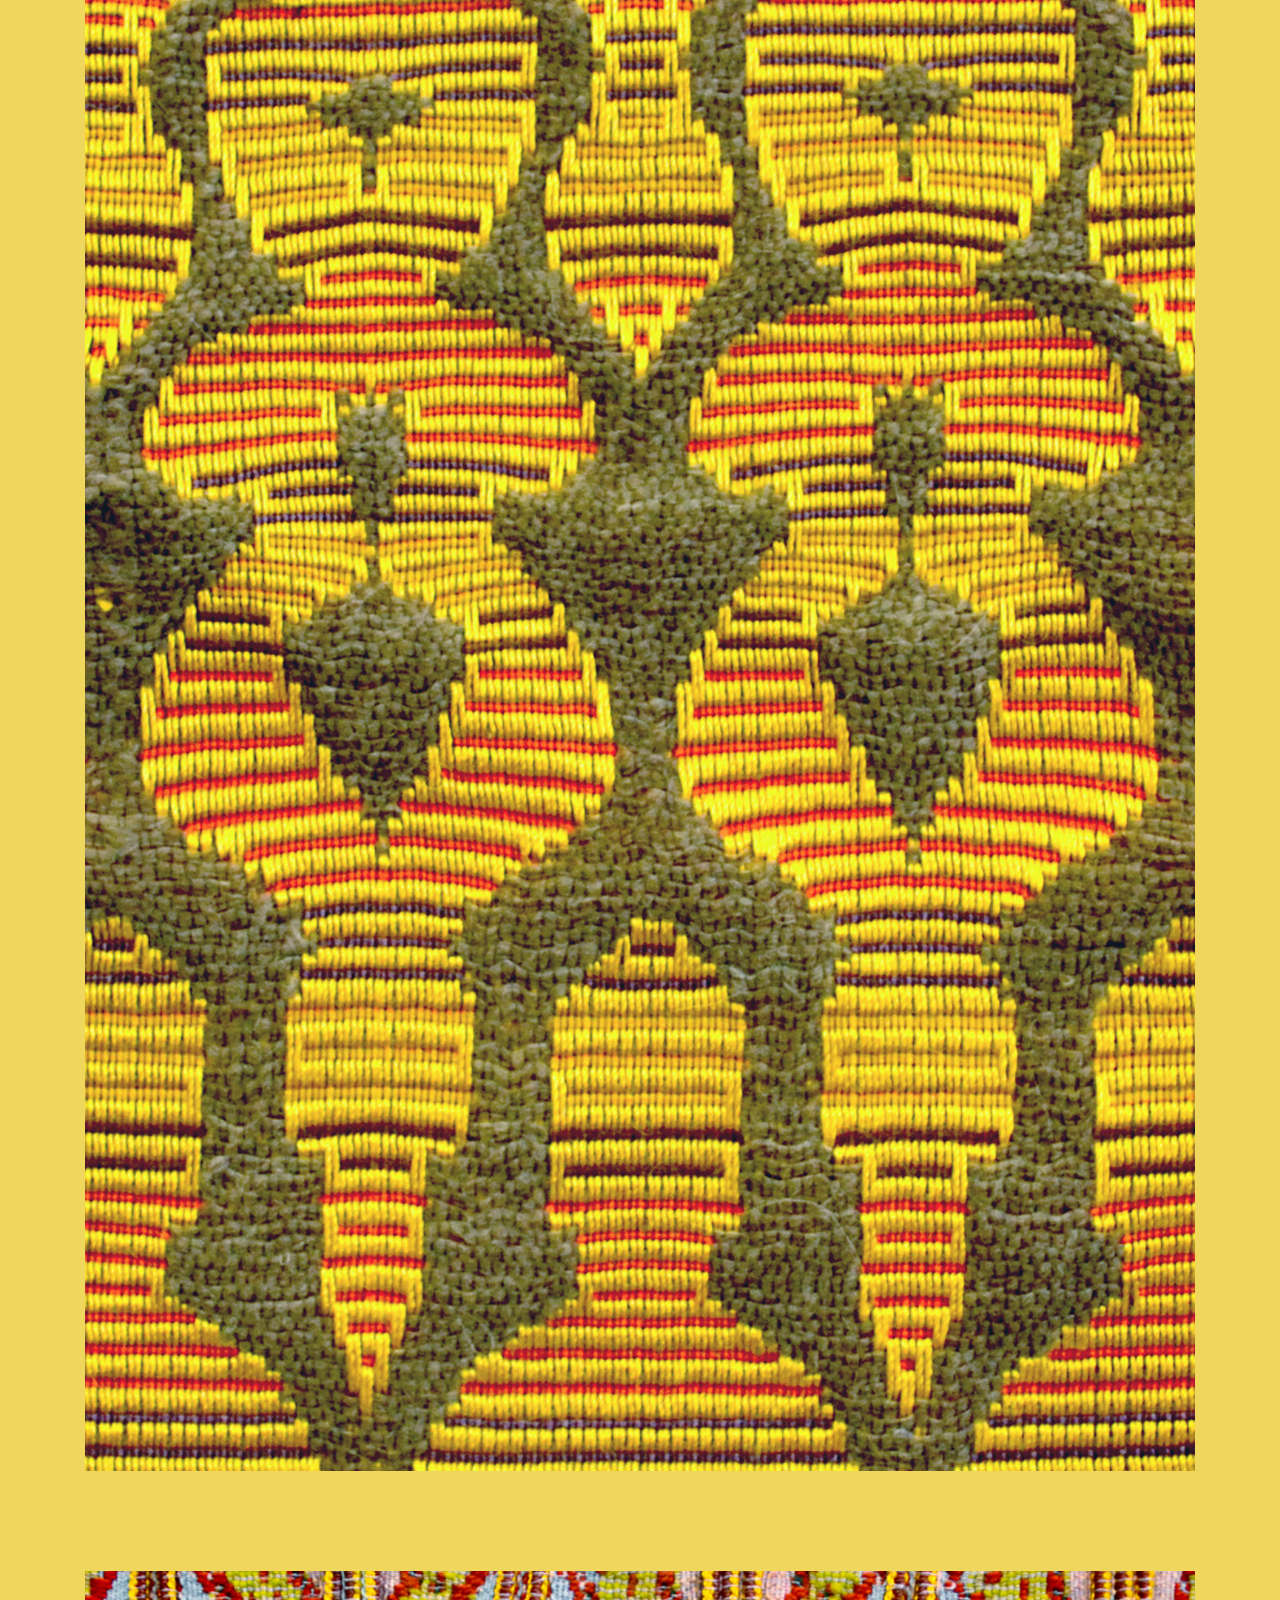
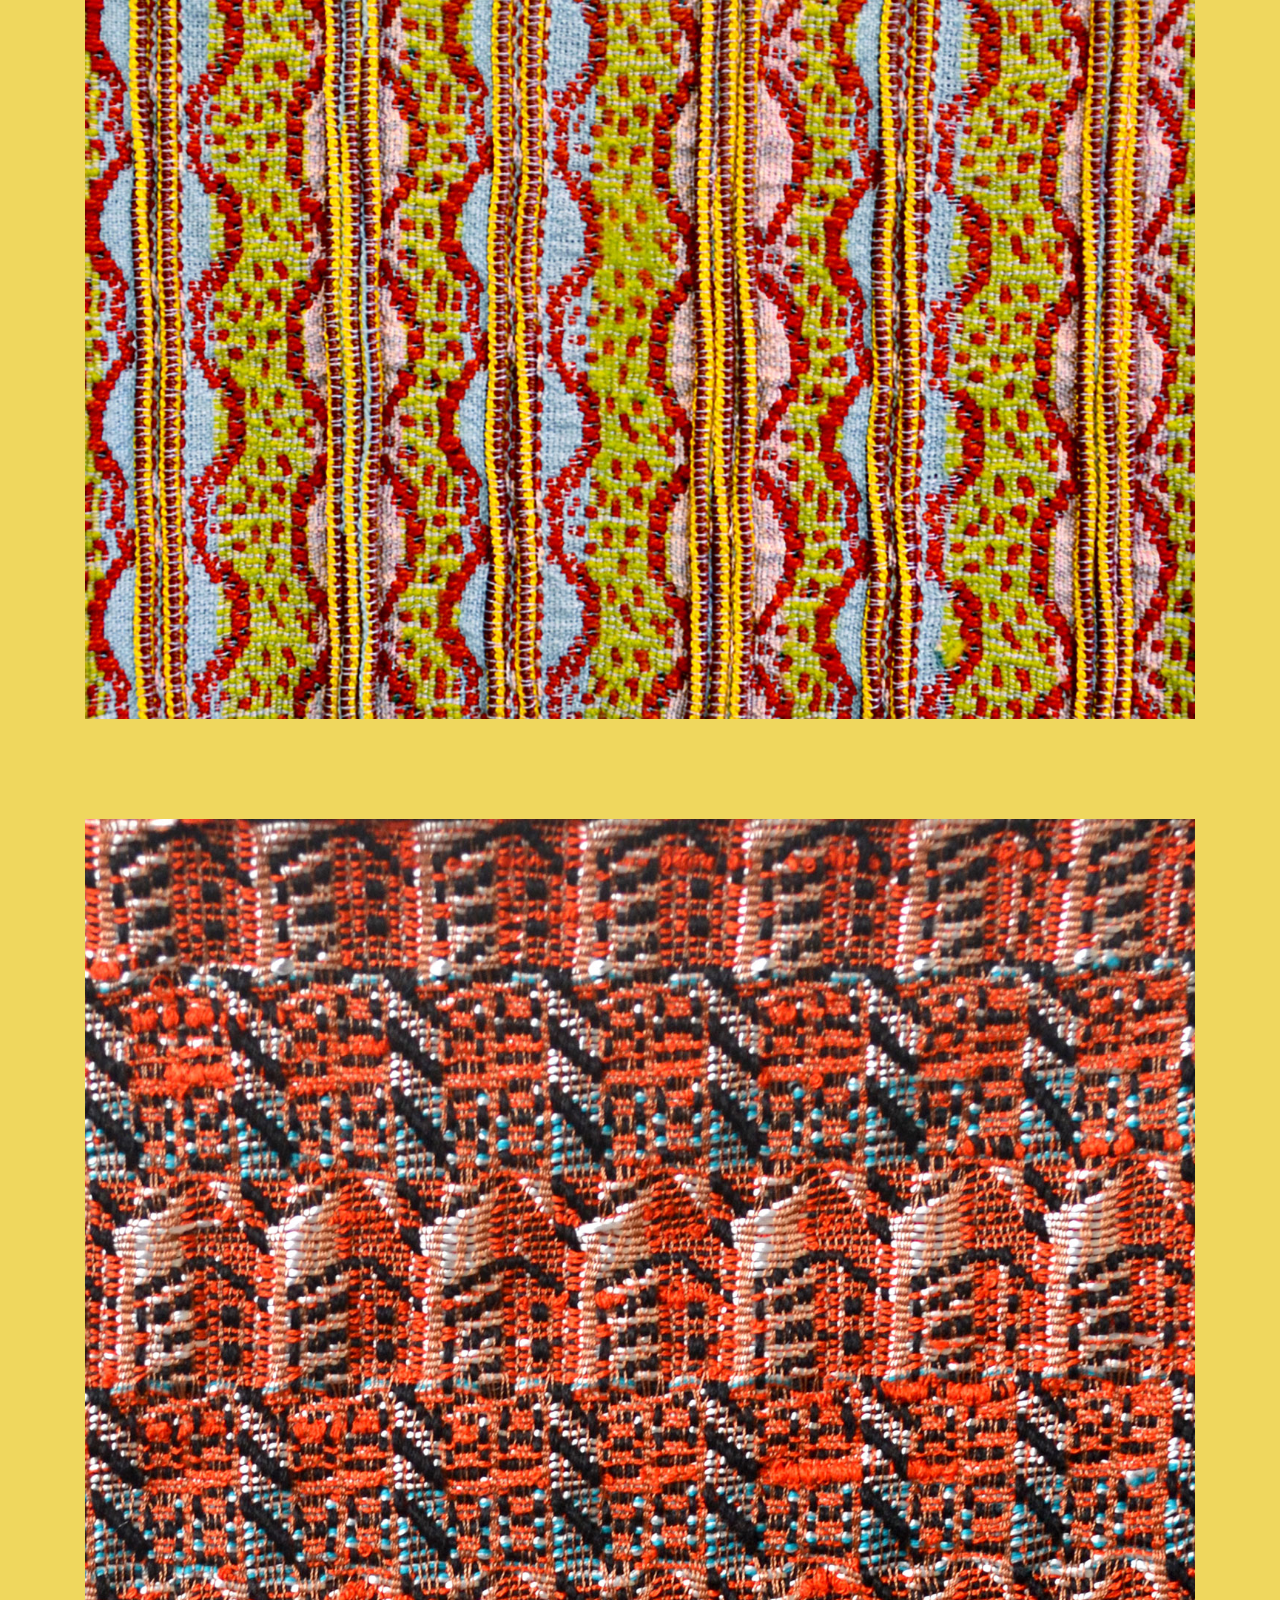
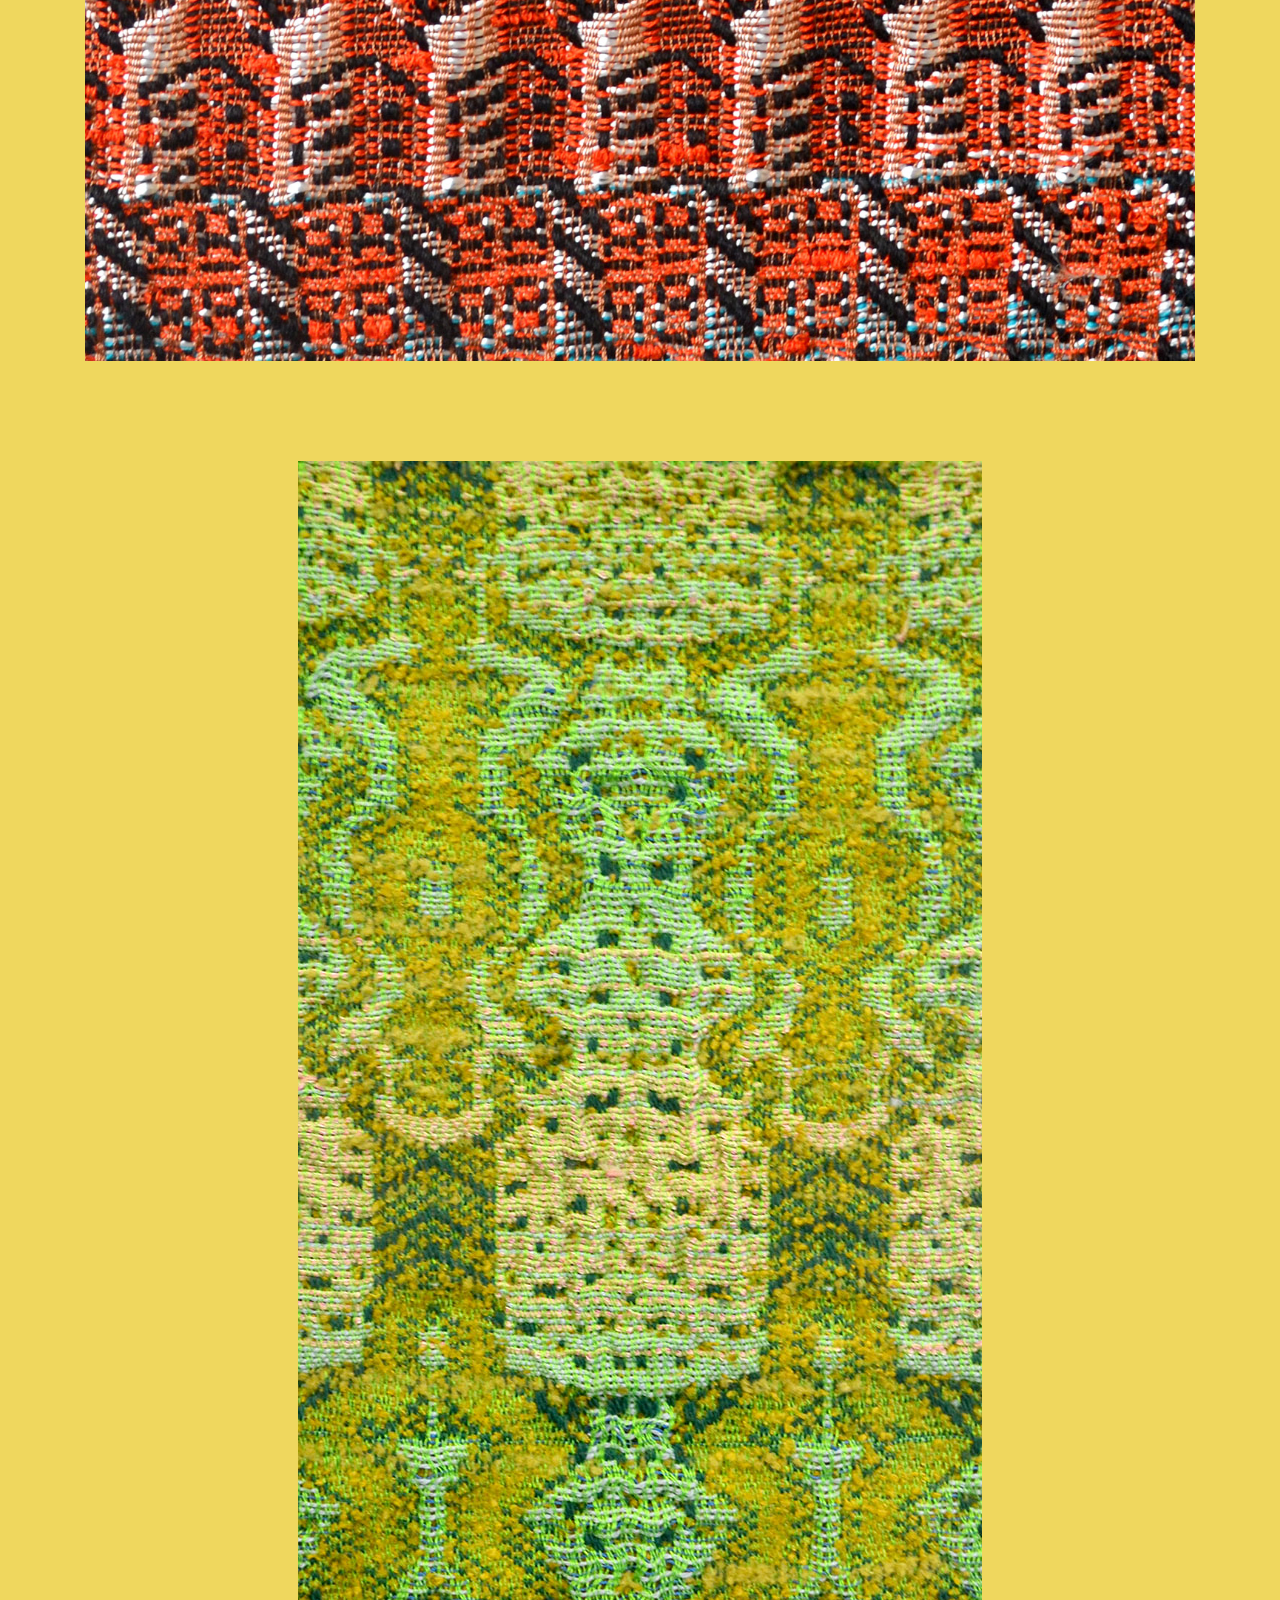
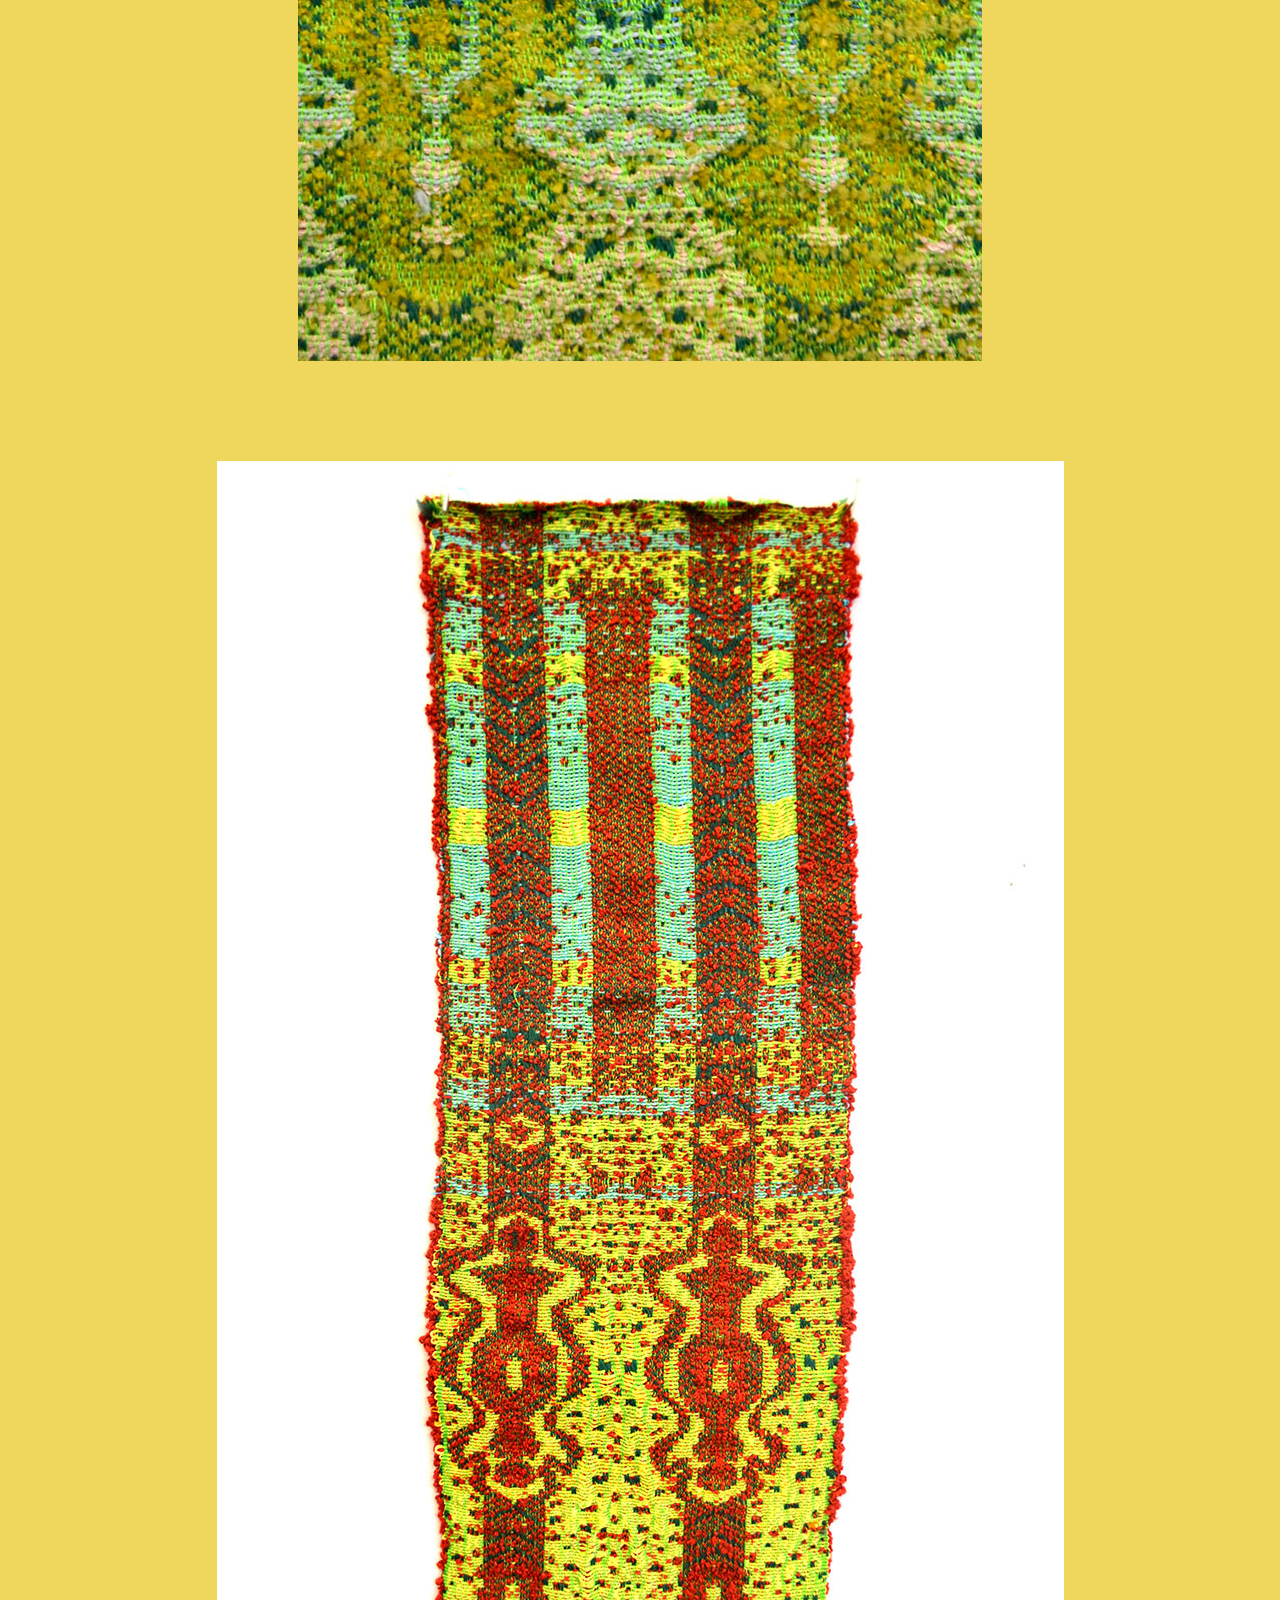
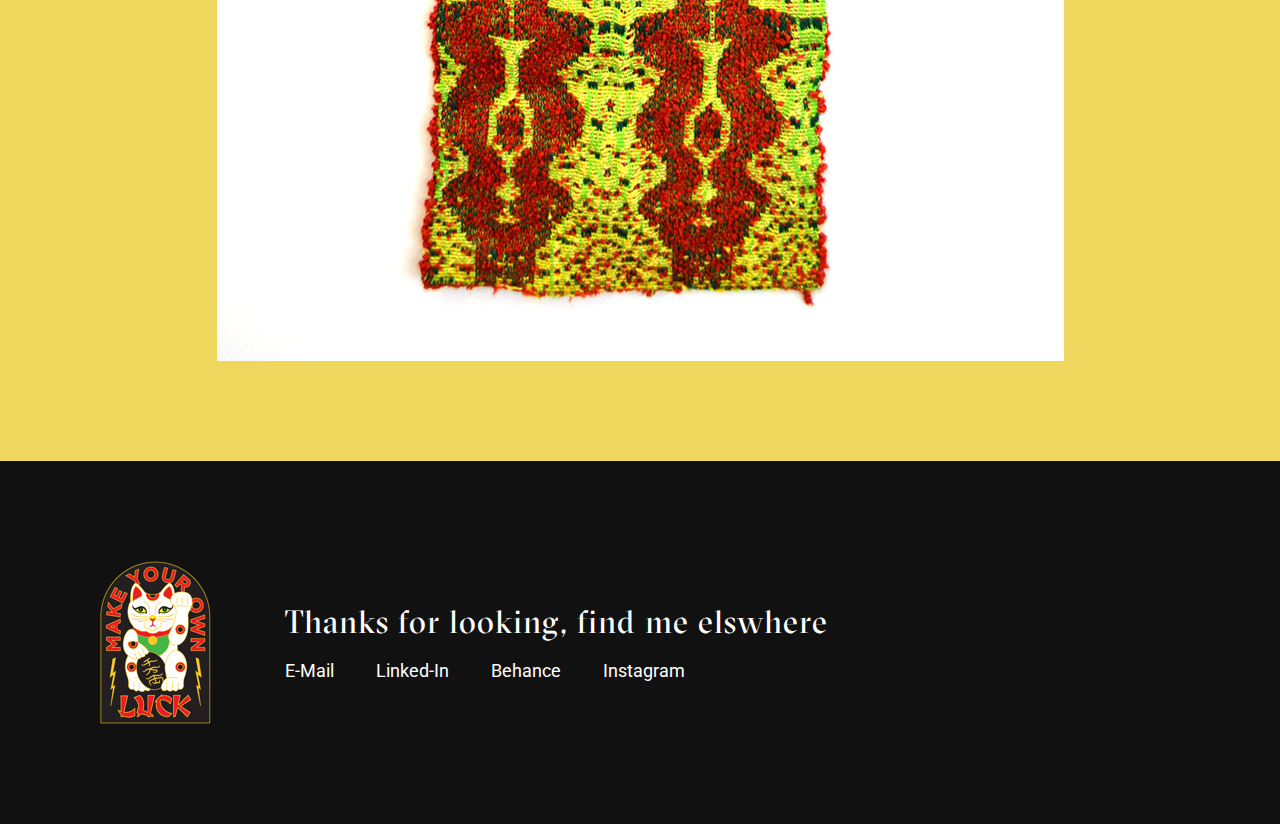
<file: dobby.html>
<!DOCTYPE html>
<html lang="en">
<head>
    <meta charset="utf-8">
    <meta http-equiv="X-UA-Compatible" content="IE=edge">
    <meta name="viewport" content="width=device-width, initial-scale=1">
    <title>Cloe Fan</title>
    <link rel="shortcut icon" type="image/x-icon" href="/favicon.ico">
    <link href="css/bootstrap.css" rel="stylesheet">
    <link rel="stylesheet" href="https://cdnjs.cloudflare.com/ajax/libs/animate.css/3.7.0/animate.min.css">
    <link href="https://fonts.googleapis.com/css?family=Roboto|Roboto+Mono" rel="stylesheet">
    <link href="css/main.css" rel="stylesheet">
    
</head>
<body class="animated fadeIn">
    
   
  <!-- Fixed navbar -->
     <div class="sticky-nav-container">
      <nav id="project">
          <h3 class="project"> <a class="home" href="index.html">Cloe Fan -Textile Design </a> </h3>
          <a class="previous" href="jacquard.html">Previous </a>
          <a class="next" href="handwovens.html">Next</a>
      </nav>
    </div>



    <div class="container ">
	    <div class="col-xs-8 col-md-push-2"> 
	    	<h1 class="project">Dobby</h1><br/>
		    <h2>Dobby loom weaving is a corse I took in college. I fell in love with the almost endless possibilities the 16 harness Dobby loom offered. These wovens were created in response to a trip to Hong Kong and the Cone Sisters of Baltimore, who’s extensive collection of French Modern paintings filled their tiny, two bedroom apartment. </h2>
      </div>
       <div class="col-xs-12 img-center"> 
	    	<img src="img/dobby/1.jpg" class="img-fluid margin-top-100 margin-bottom-50 " alt="Cloe Fan Textile">
	    	<img src="img/dobby/2.jpg" class="img-fluid margin-bottom-100" alt="Cloe Fan Textile">
        <img src="img/dobby/3.jpg" class="img-fluid margin-bottom-100" alt="Cloe Fan Textile">
        <img src="img/dobby/4.jpg" class="img-fluid margin-bottom-100" alt="Cloe Fan Textile">
        <img src="img/dobby/5.jpg" class="img-fluid margin-bottom-100" alt="Cloe Fan Textile">
        <img src="img/dobby/6.jpg" class="img-fluid margin-bottom-100" alt="Cloe Fan Textile">
        <img src="img/dobby/7.jpg" class="img-fluid margin-bottom-100" alt="Cloe Fan Textile">
        <img src="img/dobby/8.jpg" class="img-fluid margin-bottom-100" alt="Cloe Fan Textile">
       
	    </div>  

    </div>

  <div class="container-full">
        <div class="container">
        <div class="col-xs-12 footer">
            <div class="col-xs-2">
                <img src="img/home/cat.png" width="112" height="163" alt="CloeFan">
            </div>
            <div class="col-xs-10">
                <h2 class="light"> Thanks for looking, find me elswhere </h2> <br/>
                <ul id="footerlist">
                   <li class="footerlink"><a href="mailto:cloefantextiles@gmail.com?" target="_top">E-Mail</a>
                  </li>
                  <li class="footerlink"> <a target="_blank" rel="noopener noreferrer" href="http://www.linkedin.com/in/cloe-fan-70077489/">Linked-In</a>
                  </li>
                  <li class="footerlink"> <a target="_blank" rel="noopener noreferrer" href="http://www.behance.net/cloefan">Behance</a>
                  </li>
                  <li class="footerlink"> <a target="_blank" rel="noopener noreferrer" href="http://www.instagram.com/fanccyfan/?hl=en">Instagram</a>
                  </li>
                </ul>

            </div>
            
        </div>
    </div>
    </div>

    

    <script src="https://ajax.googleapis.com/ajax/libs/jquery/1.11.1/jquery.min.js"></script>
    <script src="js/bootstrap.min.js"></script>
    <script src="js/app2.js"></script>
</body>


</html>
</file>
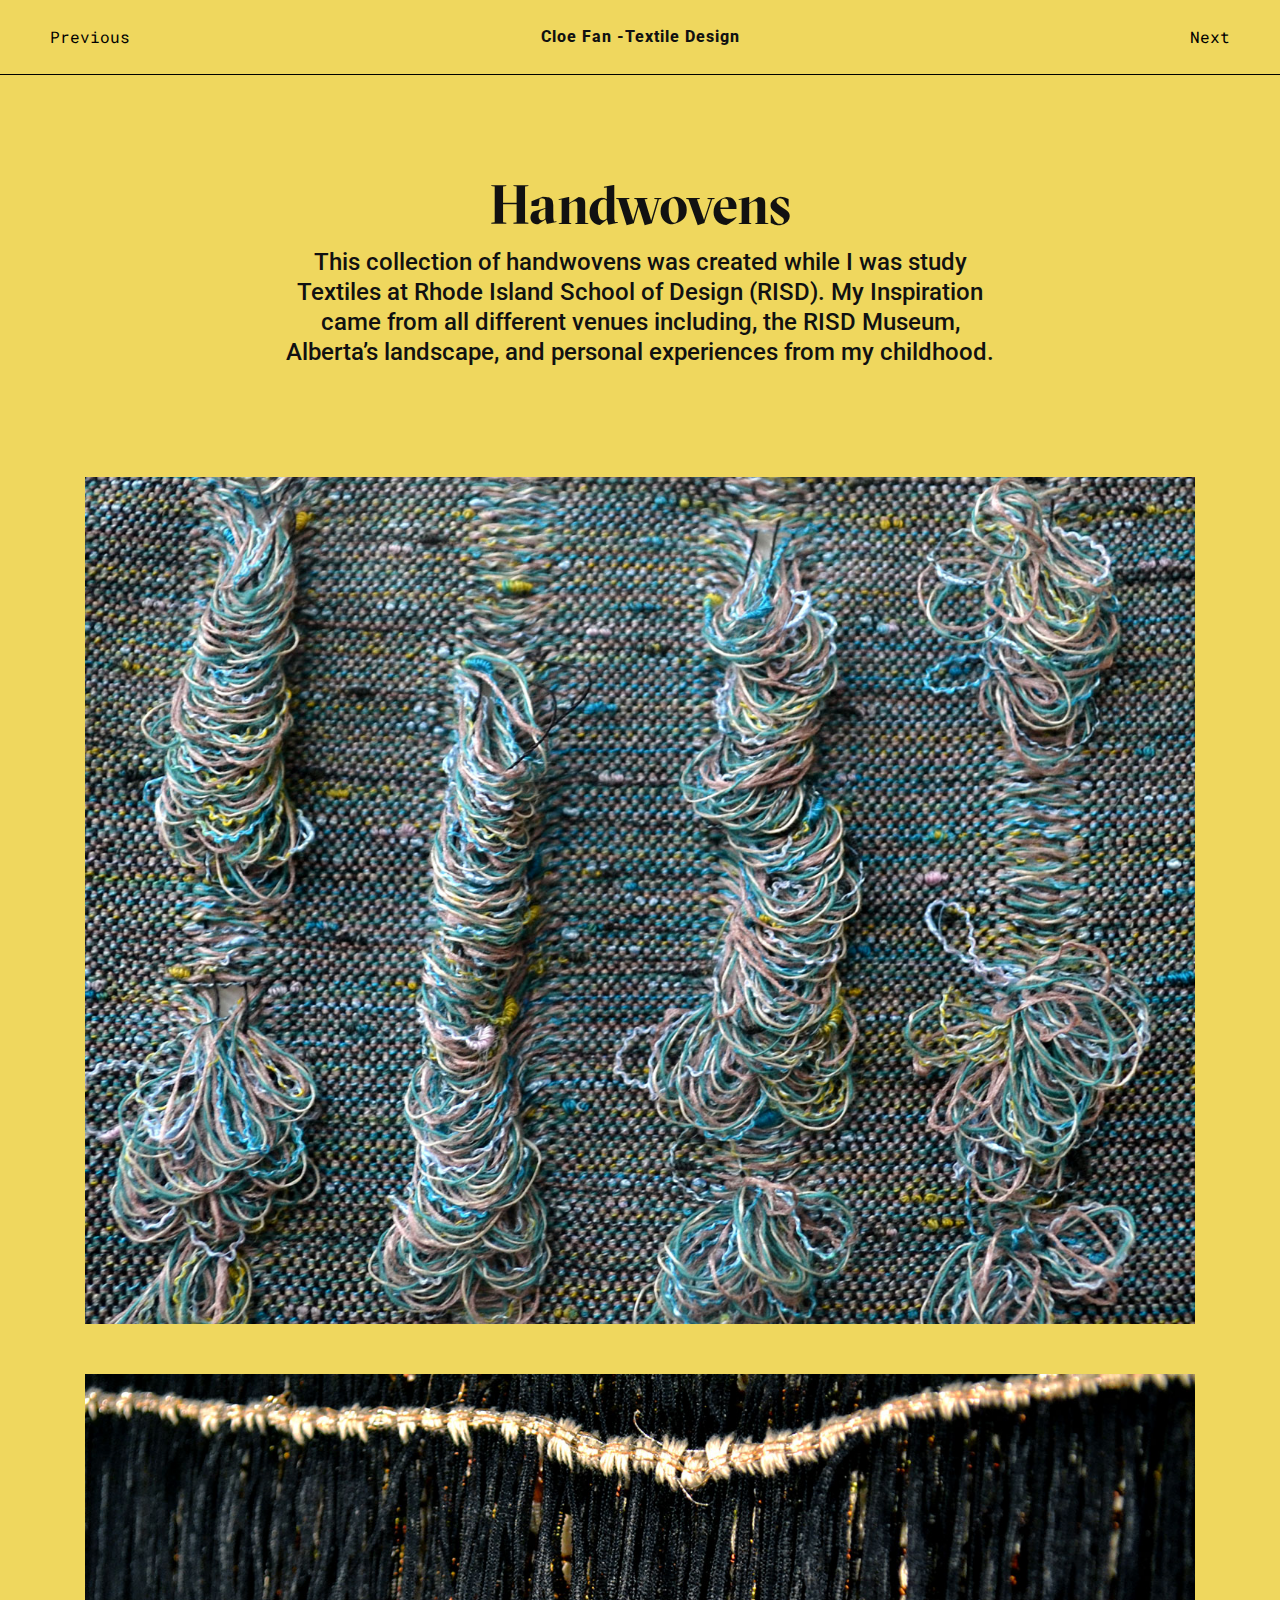
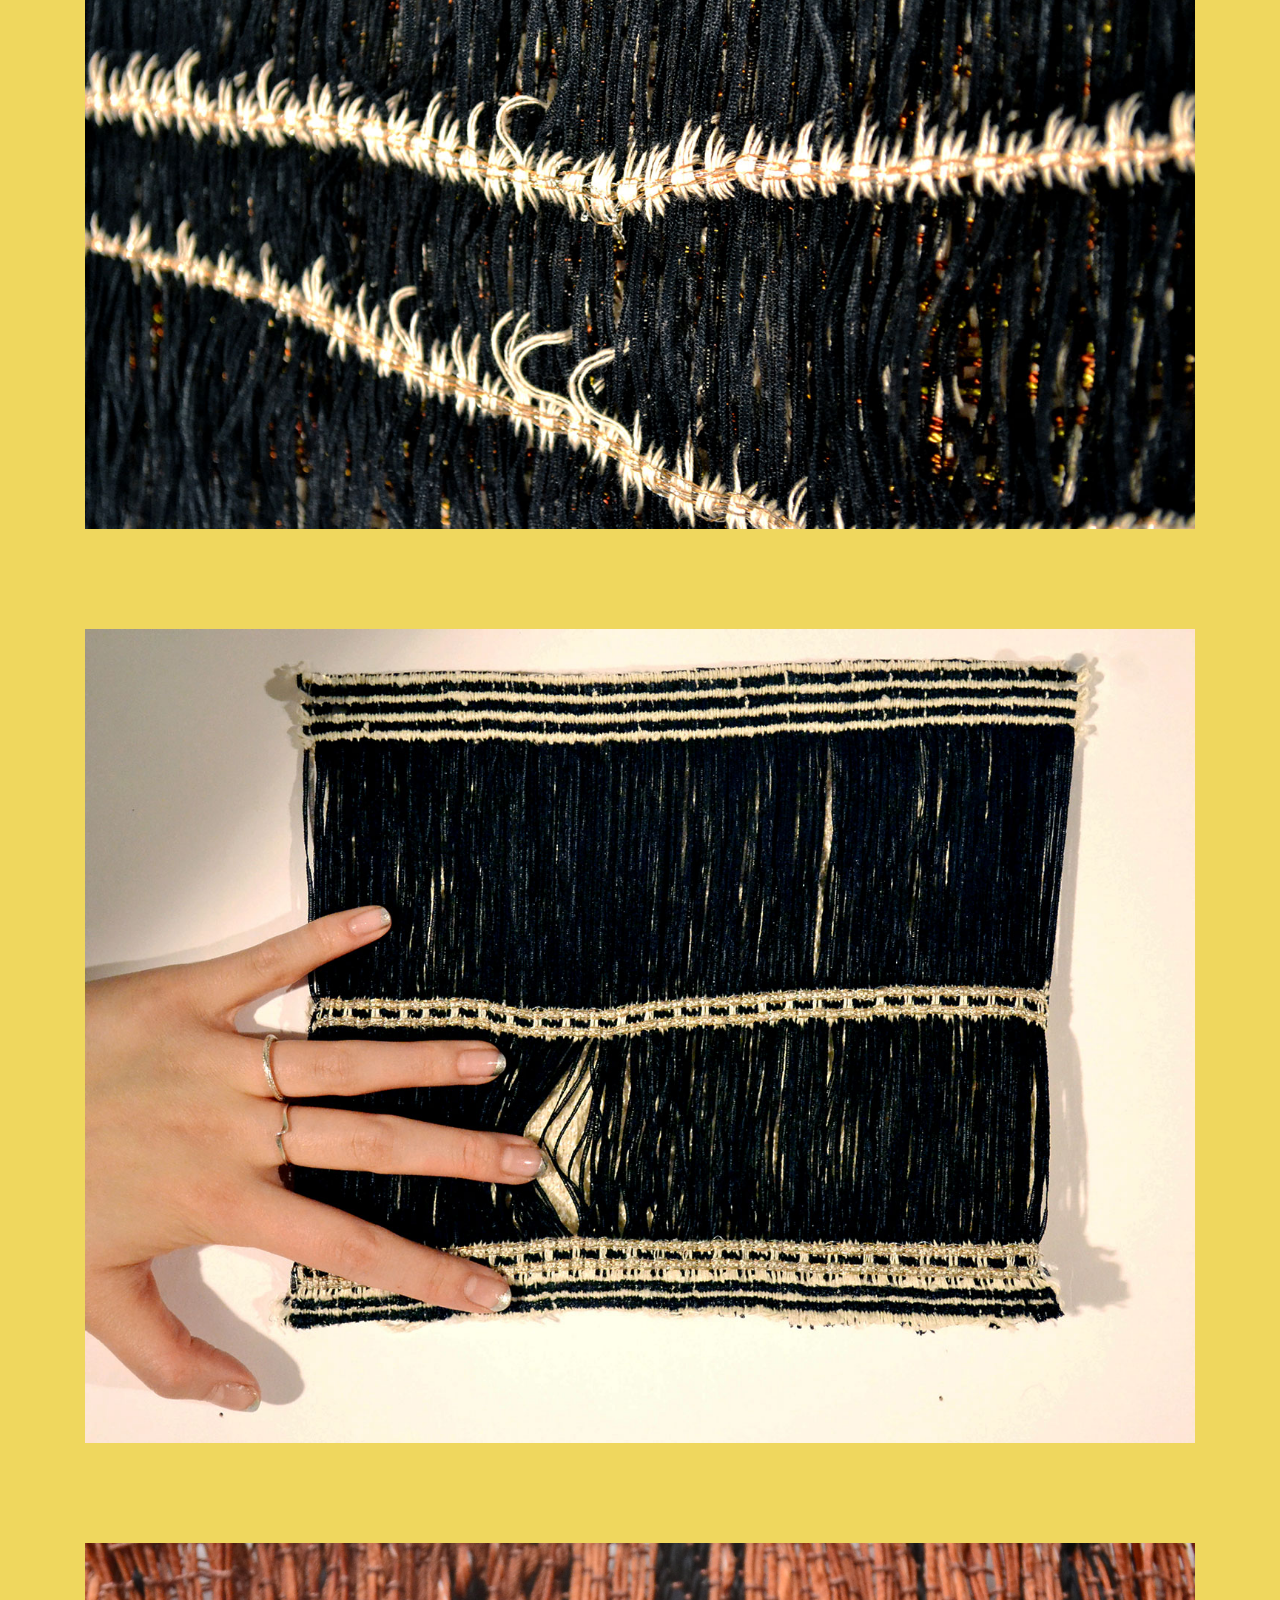
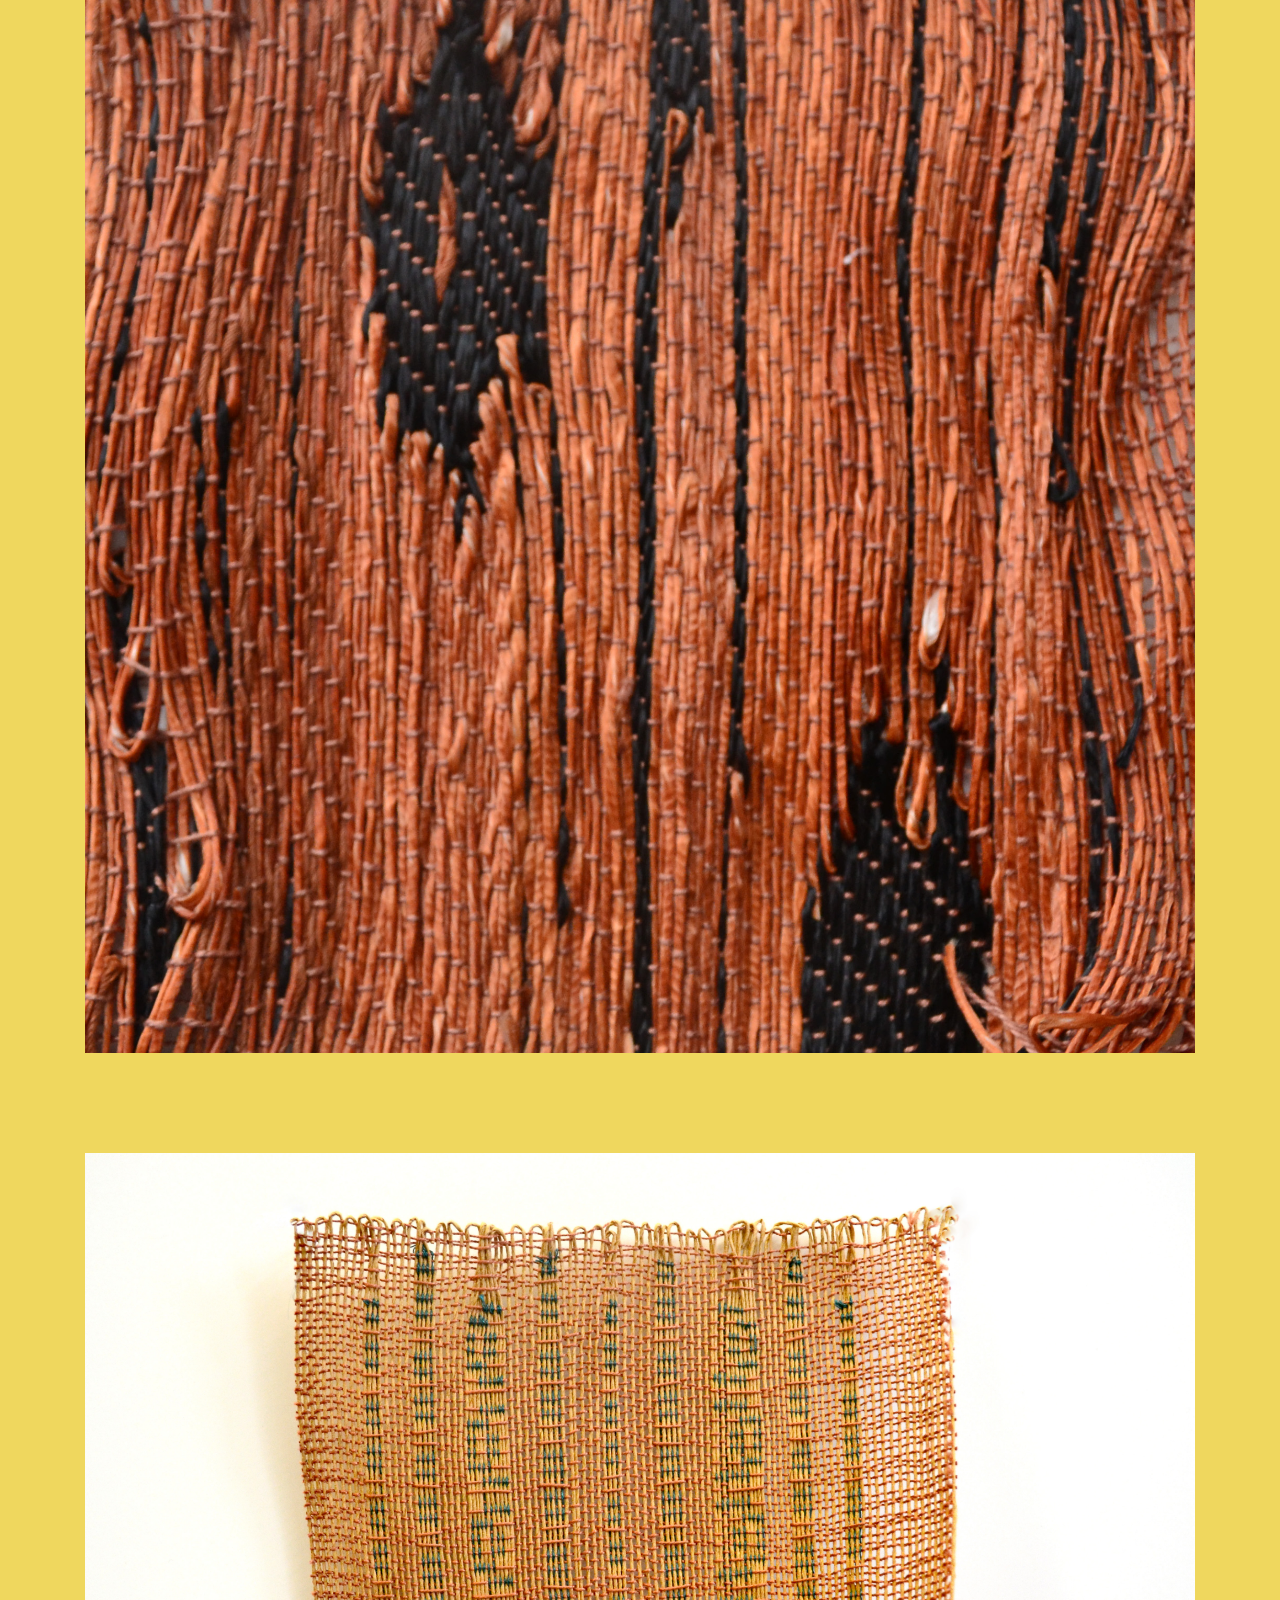
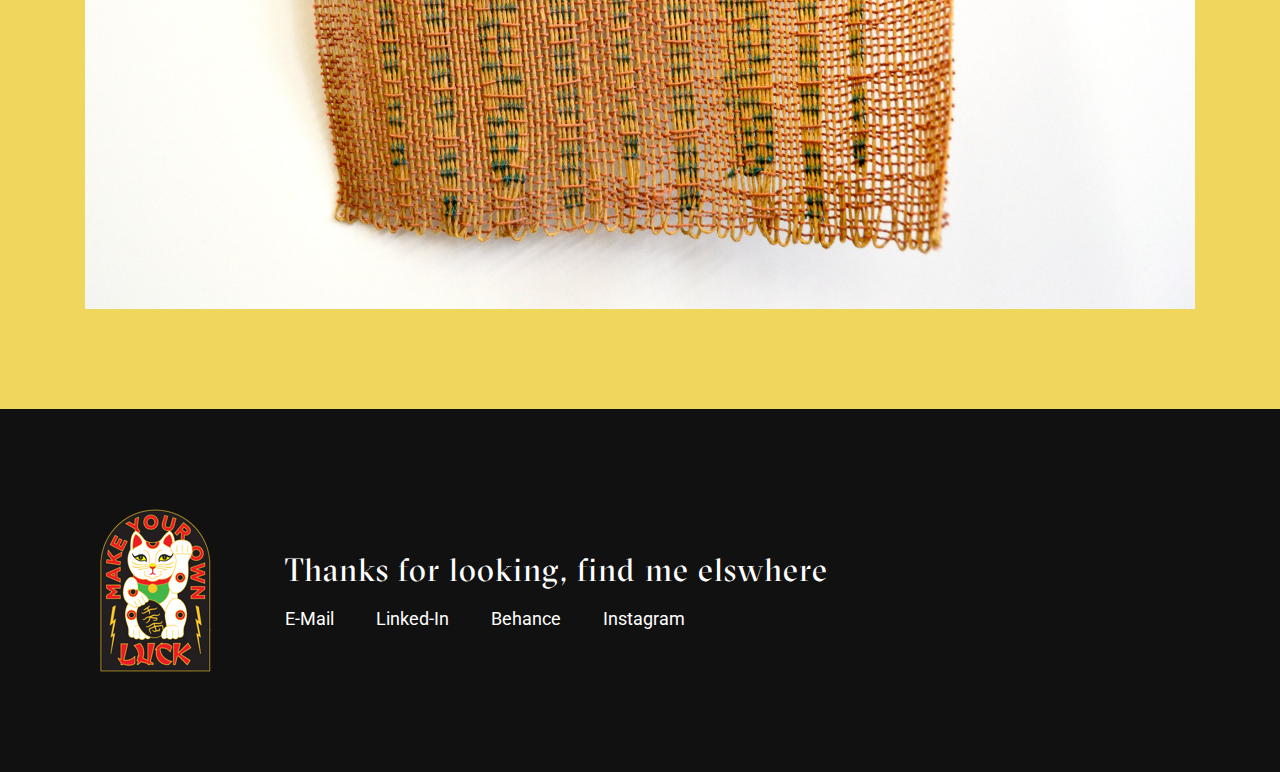
<file: handwovens.html>
<!DOCTYPE html>
<html lang="en">
<head>
    <meta charset="utf-8">
    <meta http-equiv="X-UA-Compatible" content="IE=edge">
    <meta name="viewport" content="width=device-width, initial-scale=1">
    <title>Cloe Fan</title>
    <link rel="shortcut icon" type="image/x-icon" href="/favicon.ico">
    <link href="css/bootstrap.css" rel="stylesheet">
    <link rel="stylesheet" href="https://cdnjs.cloudflare.com/ajax/libs/animate.css/3.7.0/animate.min.css">
    <link href="https://fonts.googleapis.com/css?family=Roboto|Roboto+Mono" rel="stylesheet">
    <link href="css/main.css" rel="stylesheet">
    
</head>
<body class="animated fadeIn">
    
   
  <!-- Fixed navbar -->
     <div class="sticky-nav-container">
      <nav id="project">
          <h3 class="project"> <a class="home" href="index.html">Cloe Fan -Textile Design </a> </h3>
          <a class="previous" href="dobby.html">Previous </a>
          <a class="next" href="samples.html">Next</a>
      </nav>
    </div>



    <div class="container ">
	    <div class="col-xs-8 col-md-push-2"> 
	    	<h1 class="project">Handwovens</h1><br/>
		    <h2>This collection of handwovens was created while I was study Textiles at Rhode Island School of Design (RISD). My Inspiration came from all different venues including, the RISD Museum, Alberta’s landscape, and personal experiences from my childhood. </h2>
      </div>
       <div class="col-xs-12 "> 
	    	<img src="img/handwovens/1.jpg" class="img-fluid margin-top-100 margin-bottom-50 " alt="Cloe Fan Textile">
	    	<img src="img/handwovens/2.jpg" class="img-fluid margin-bottom-100" alt="Cloe Fan Textile">
        <img src="img/handwovens/3.jpg" class="img-fluid margin-bottom-100" alt="Cloe Fan Textile">
        <img src="img/handwovens/4.jpg" class="img-fluid margin-bottom-100" alt="Cloe Fan Textile">
        <img src="img/handwovens/5.jpg" class="img-fluid margin-bottom-100" alt="Cloe Fan Textile">
       
	    </div>  

    </div>

  <div class="container-full">
        <div class="container">
        <div class="col-xs-12 footer">
            <div class="col-xs-2">
                <img src="img/home/cat.png" width="112" height="163" alt="CloeFan">
            </div>
            <div class="col-xs-10">
                <h2 class="light"> Thanks for looking, find me elswhere </h2> <br/>
                <ul id="footerlist">
                   <li class="footerlink"><a href="mailto:cloefantextiles@gmail.com?" target="_top">E-Mail</a>
                  </li>
                  <li class="footerlink"> <a target="_blank" rel="noopener noreferrer" href="http://www.linkedin.com/in/cloe-fan-70077489/">Linked-In</a>
                  </li>
                  <li class="footerlink"> <a target="_blank" rel="noopener noreferrer" href="http://www.behance.net/cloefan">Behance</a>
                  </li>
                  <li class="footerlink"> <a target="_blank" rel="noopener noreferrer" href="http://www.instagram.com/fanccyfan/?hl=en">Instagram</a>
                  </li>
                </ul>

            </div>
            
        </div>
    </div>
    </div>

    

    <script src="https://ajax.googleapis.com/ajax/libs/jquery/1.11.1/jquery.min.js"></script>
    <script src="js/bootstrap.min.js"></script>
    <script src="js/app2.js"></script>
</body>


</html>
</file>
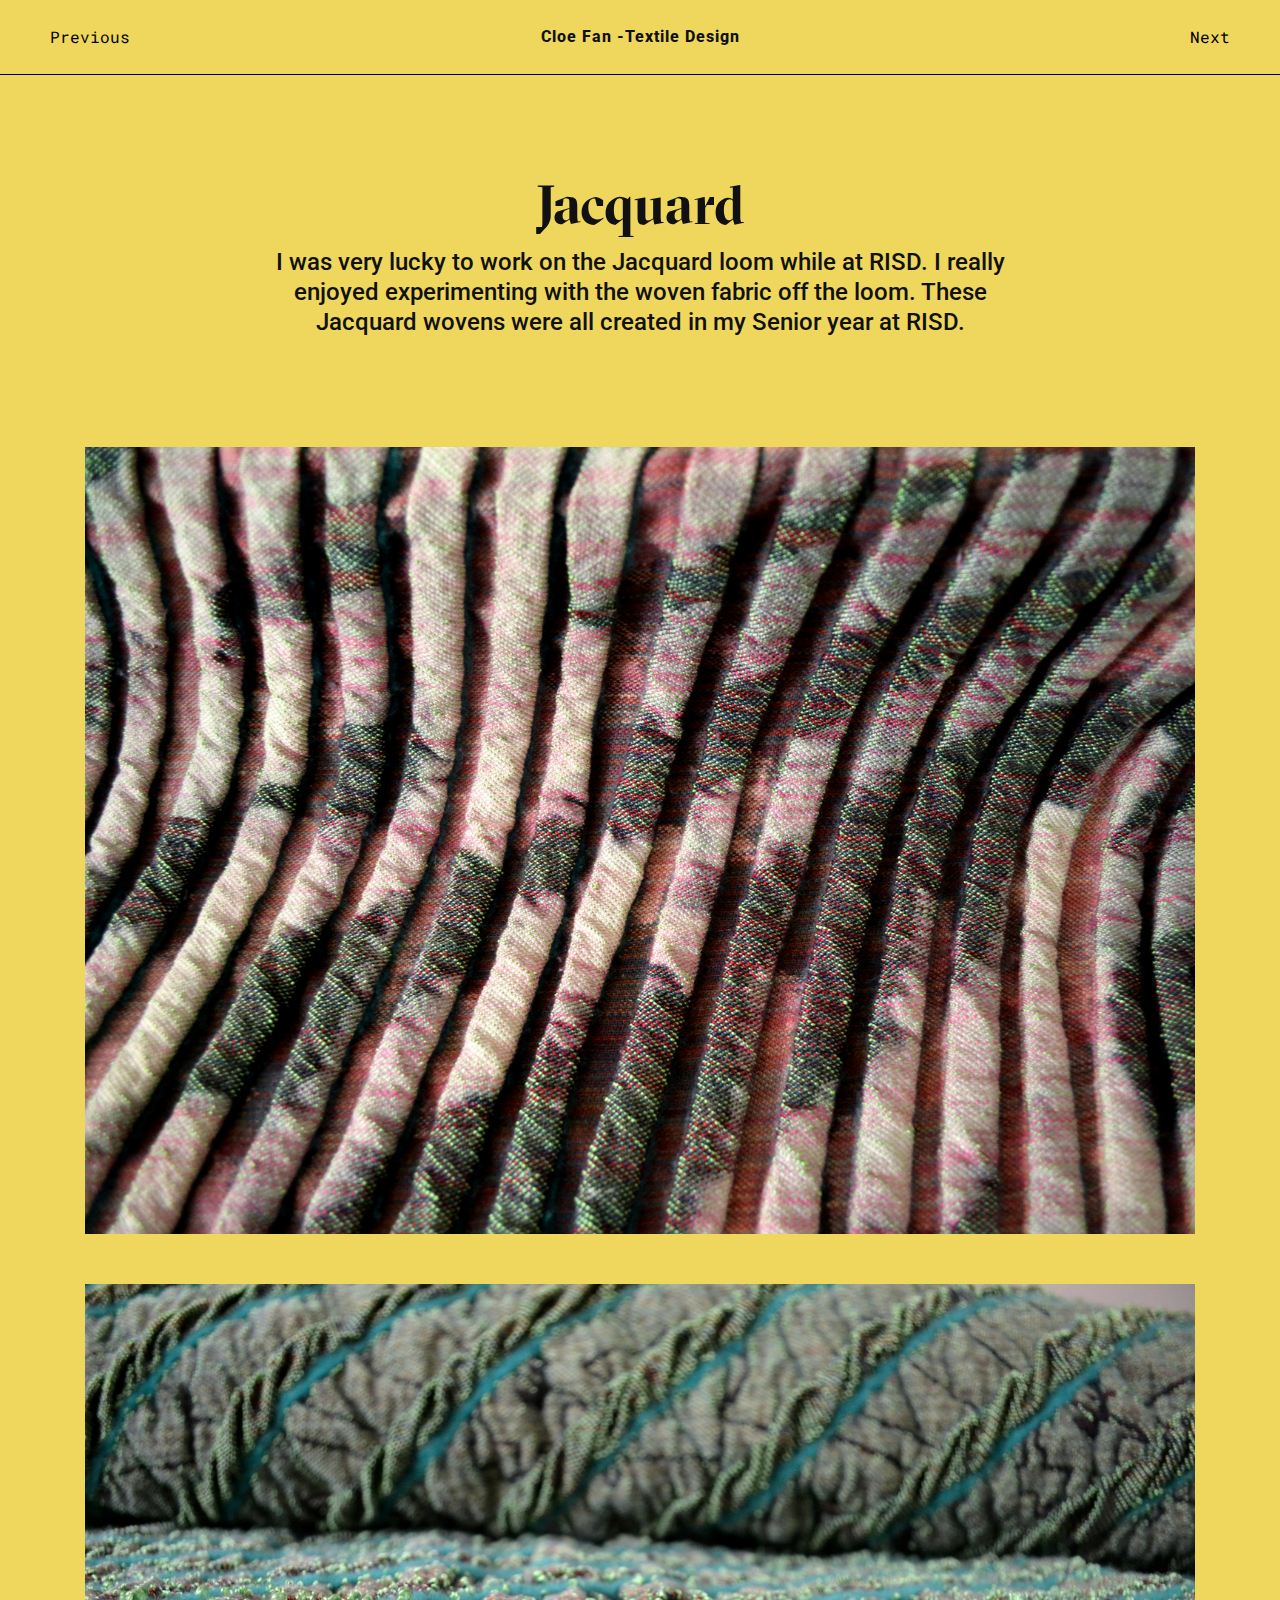
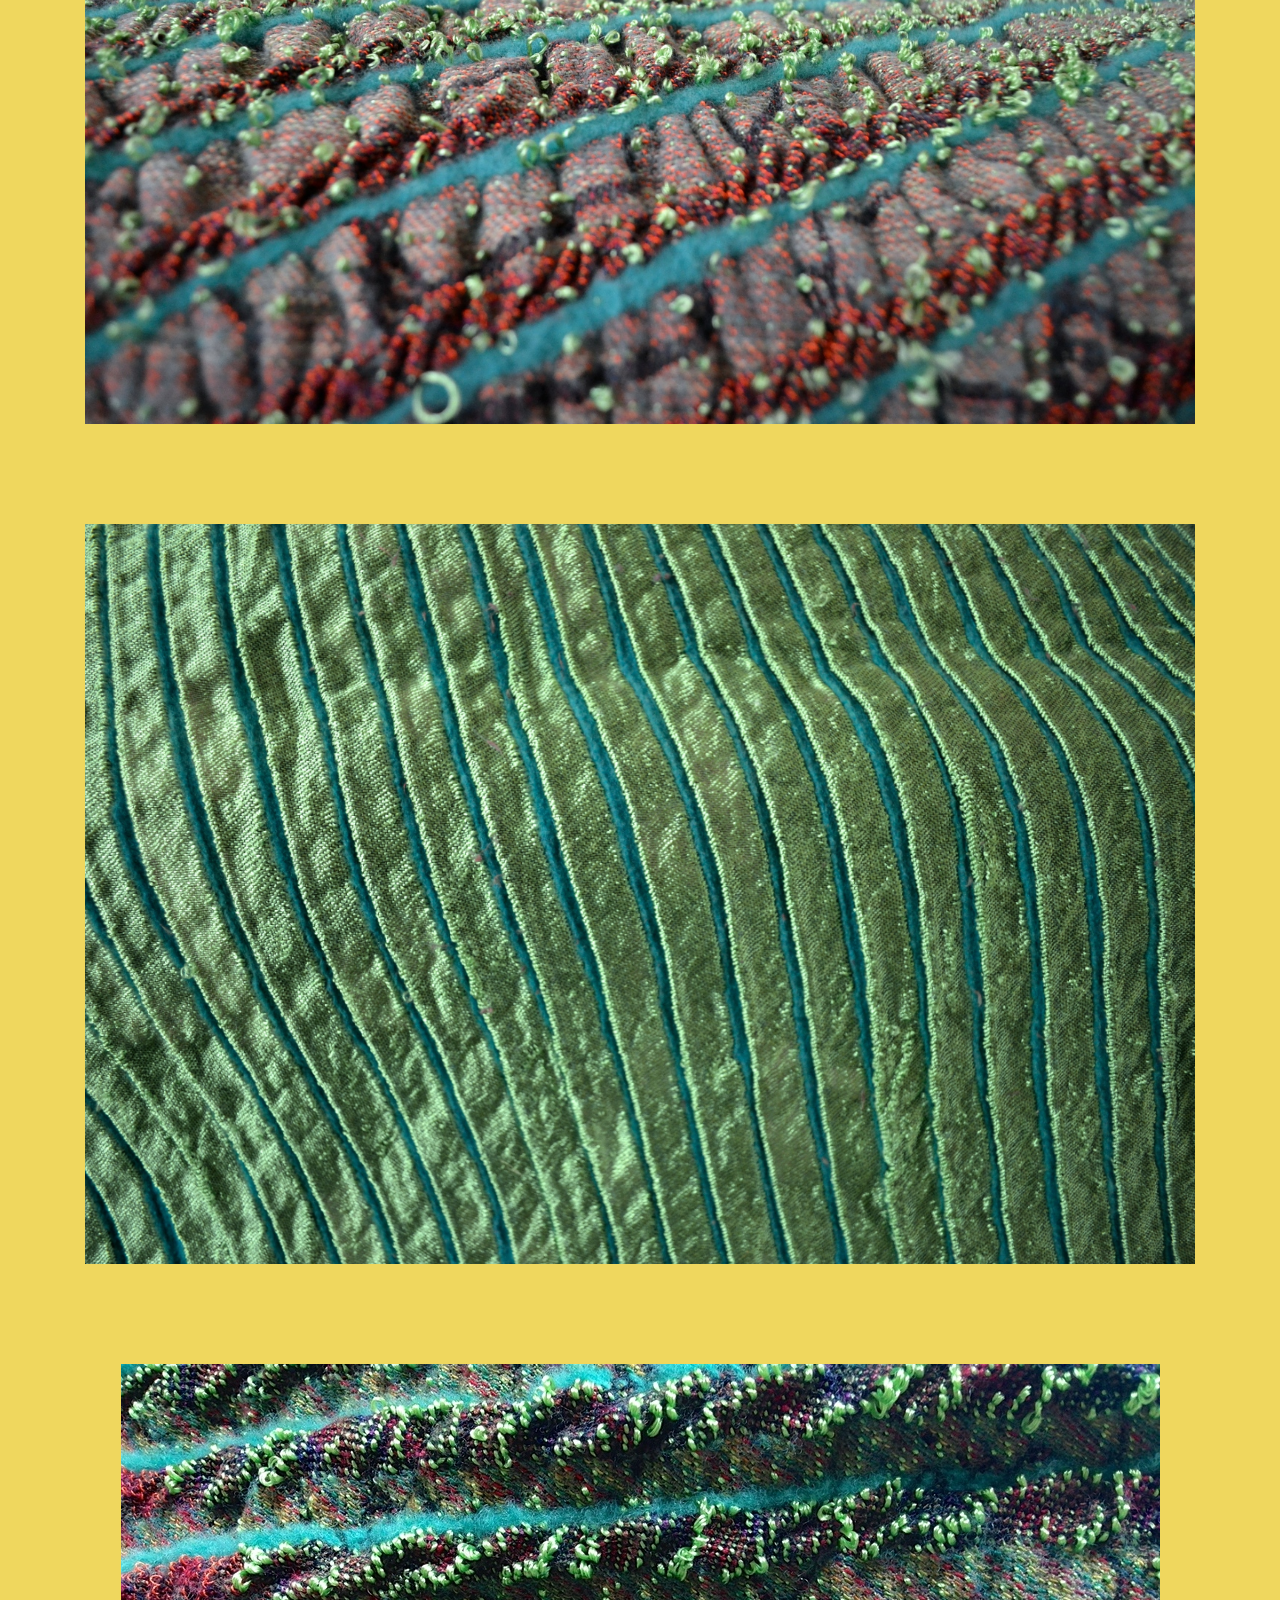
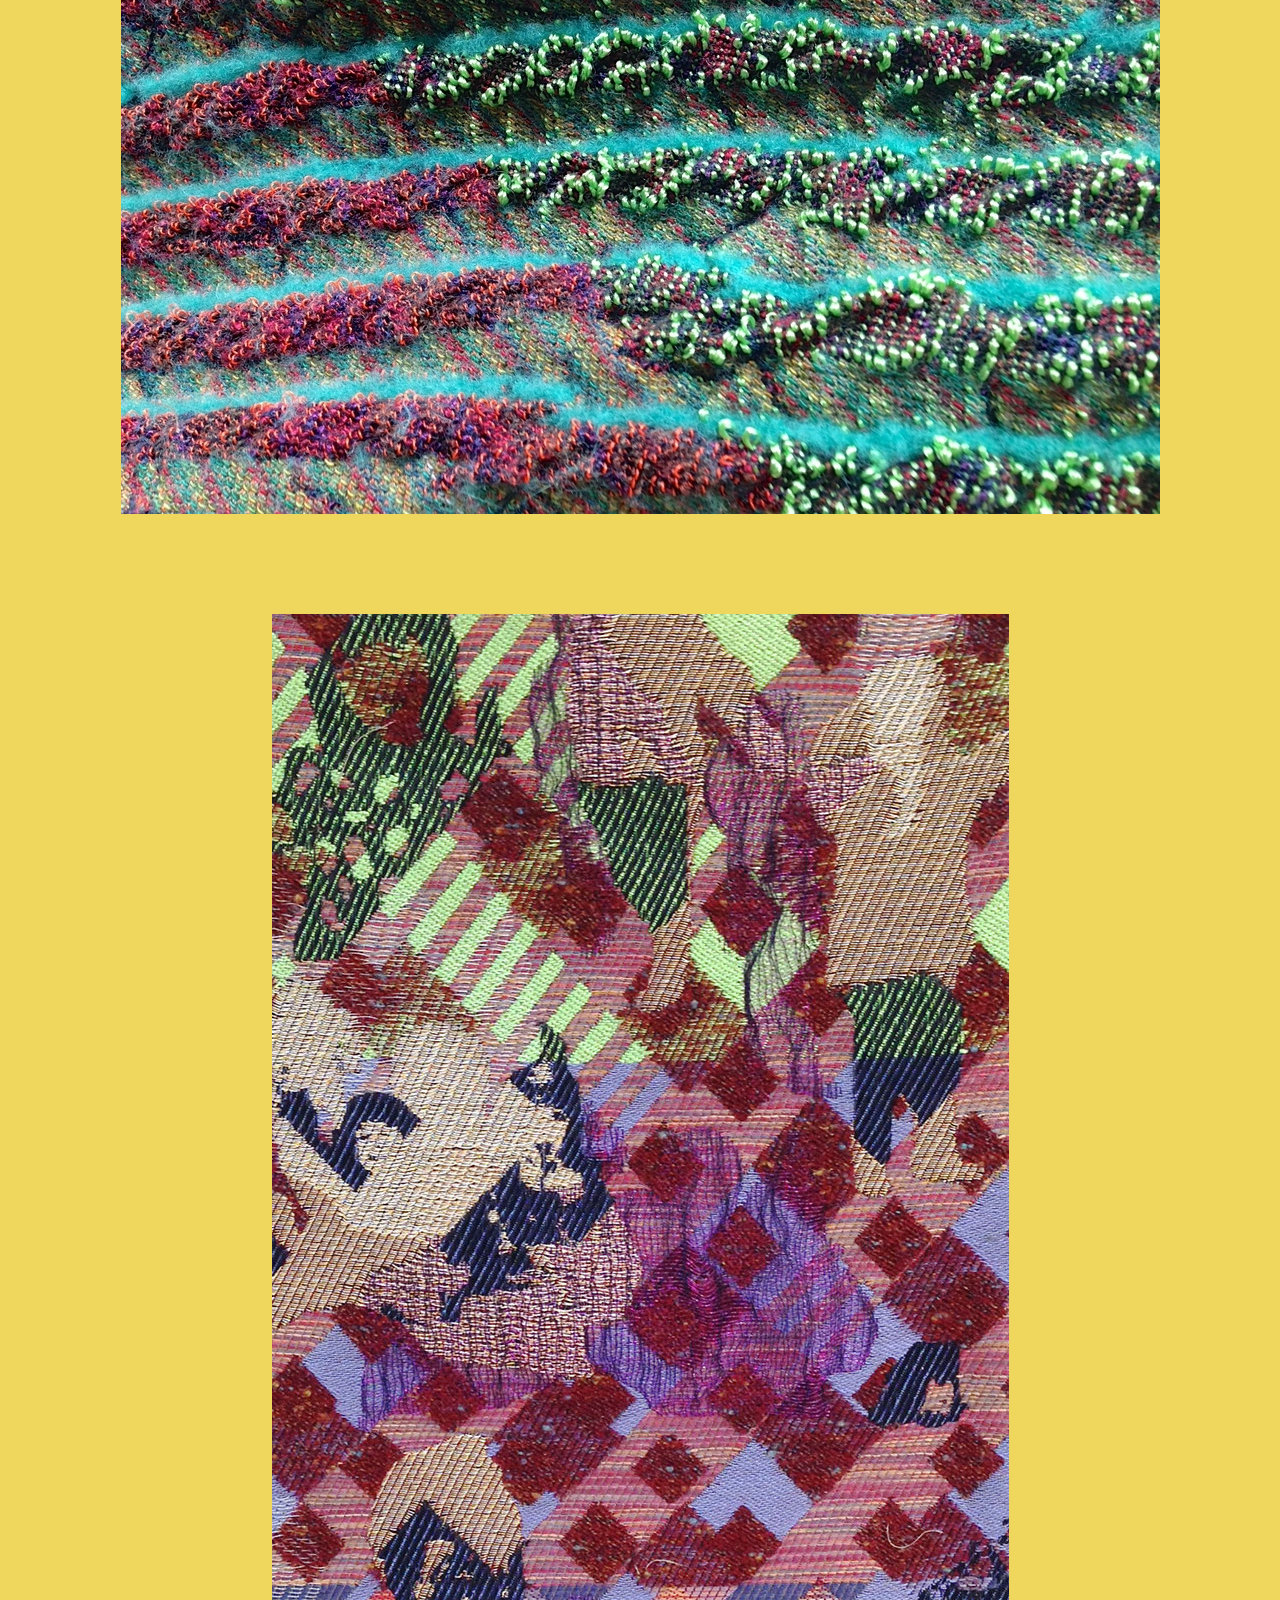
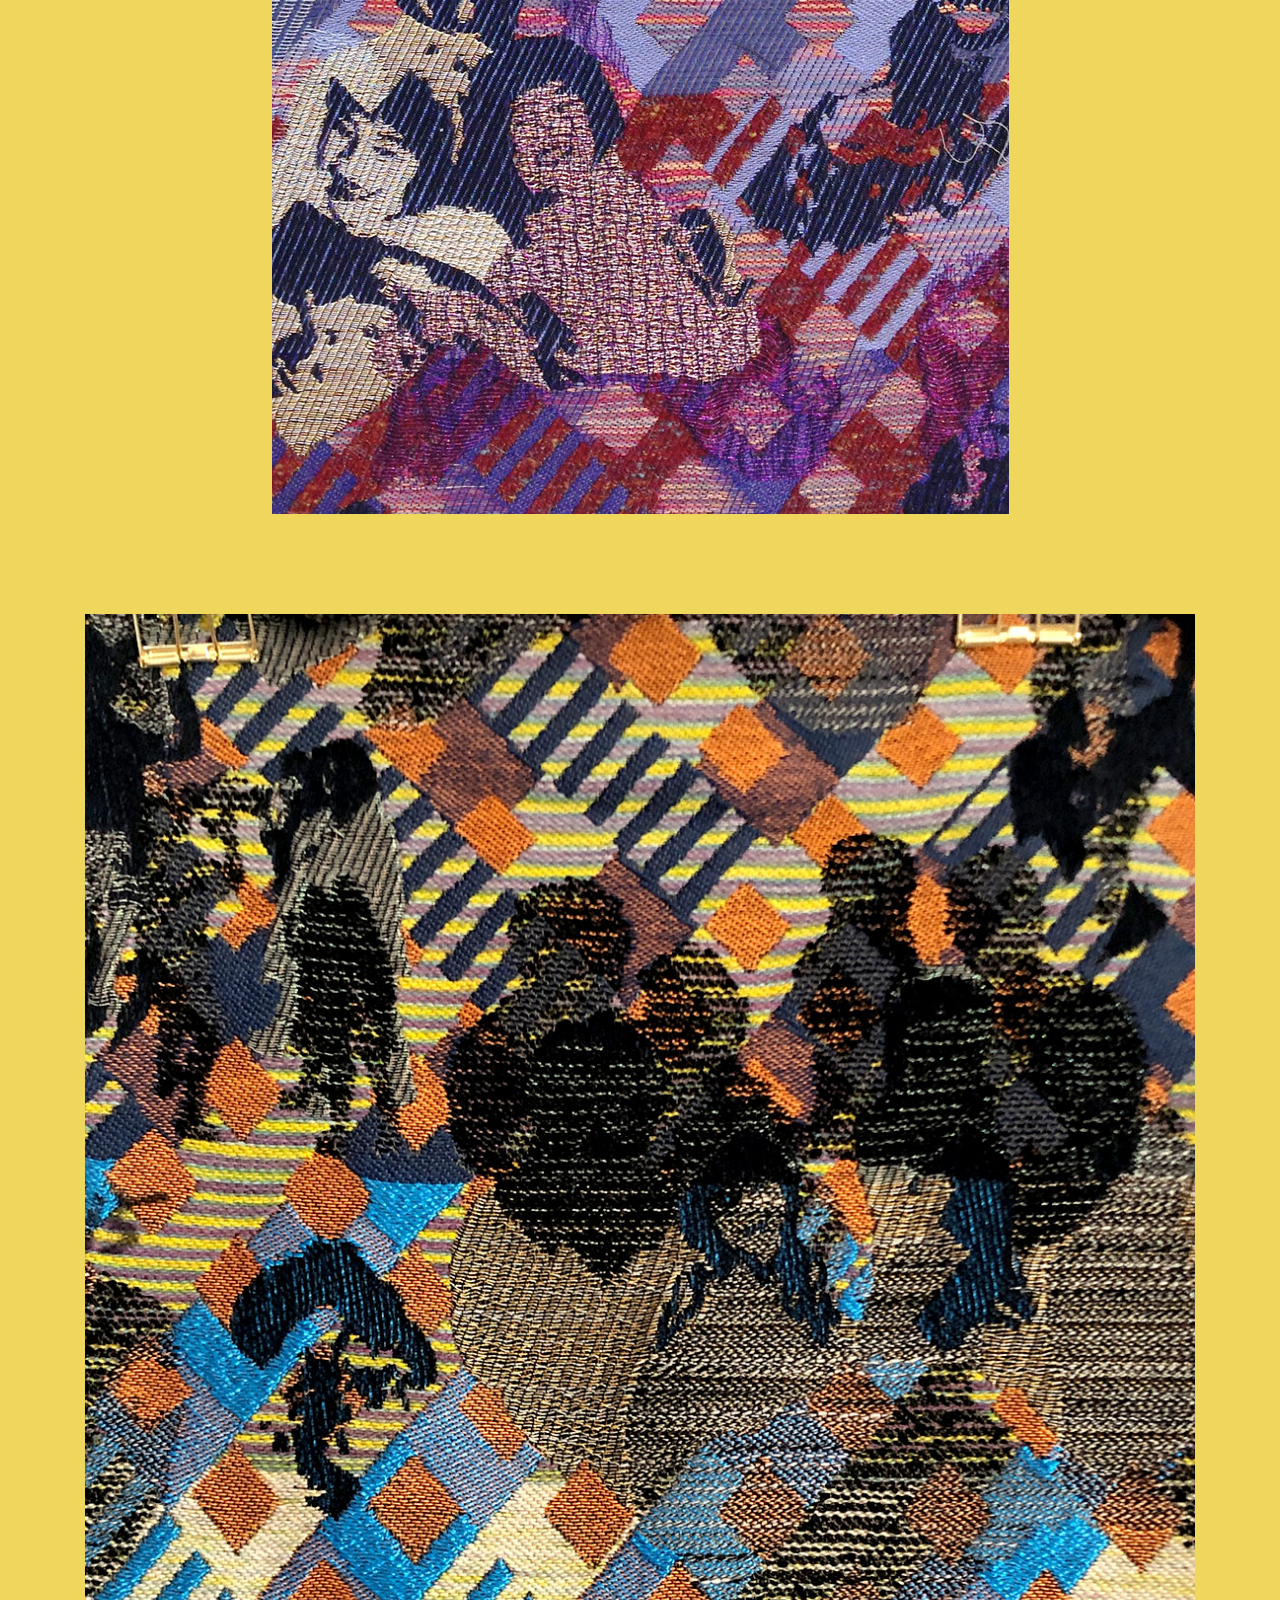
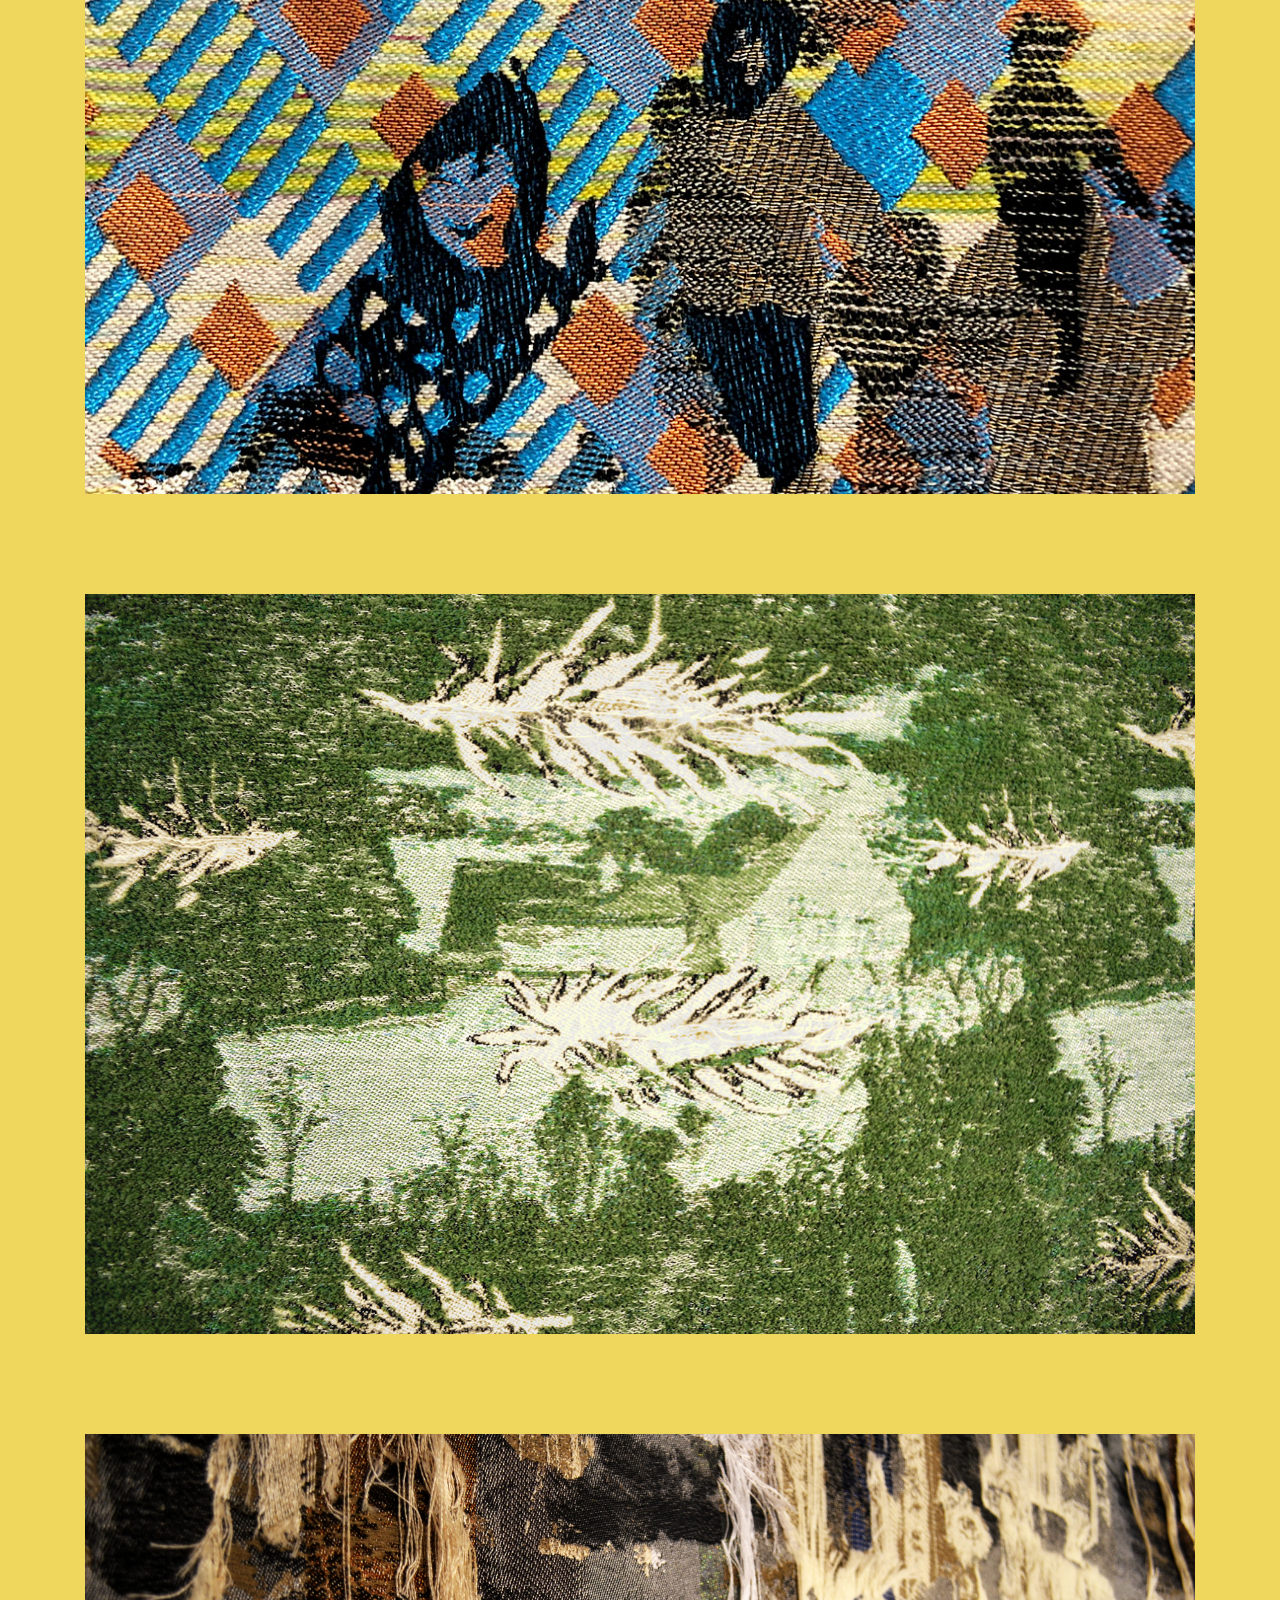
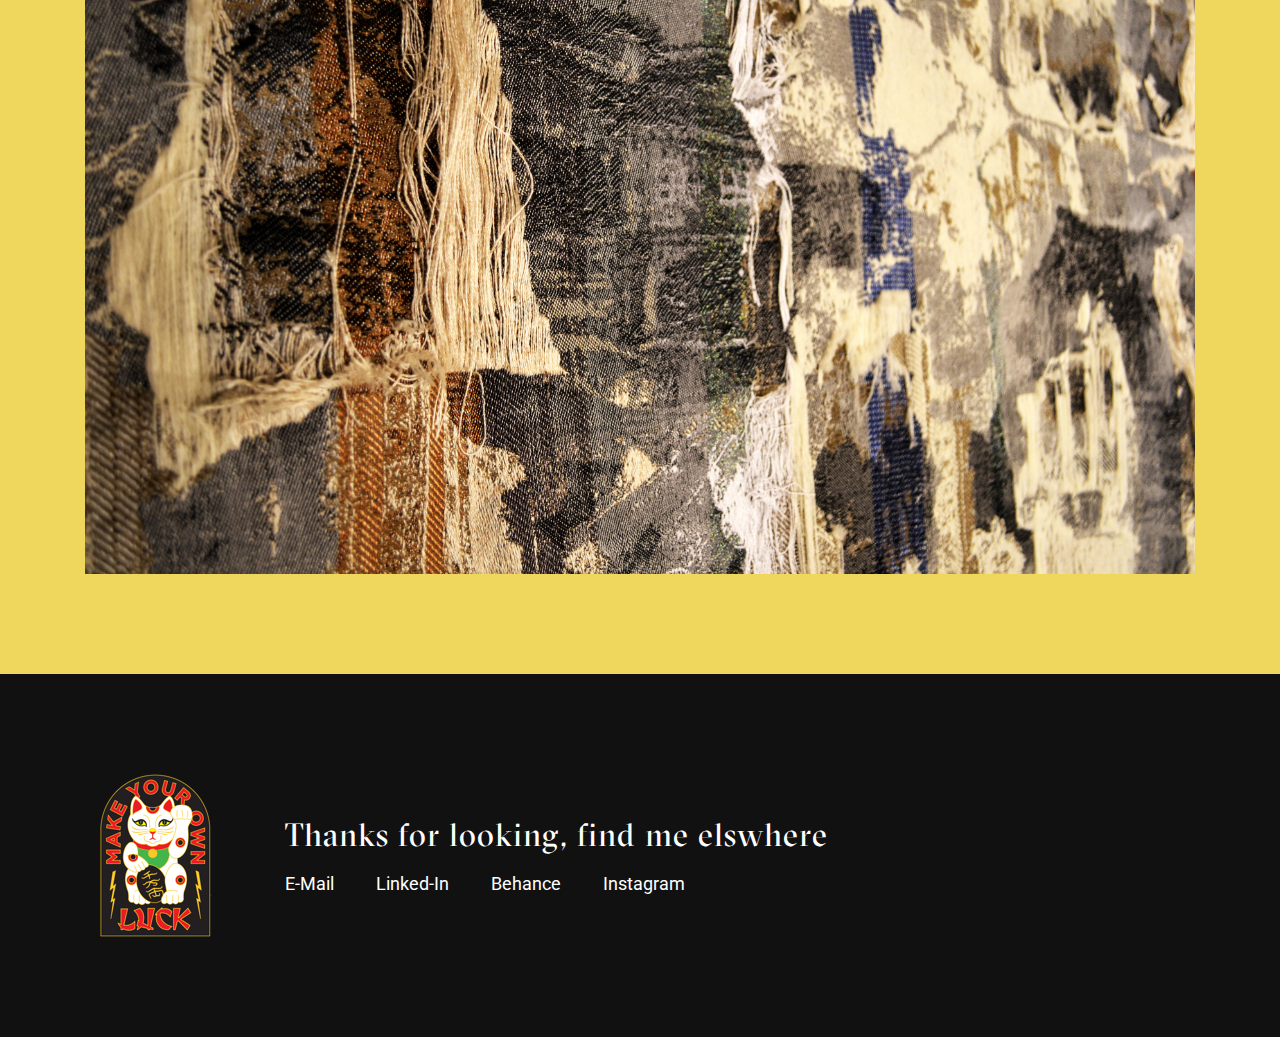
<file: jacquard.html>
<!DOCTYPE html>
<html lang="en">
<head>
    <meta charset="utf-8">
    <meta http-equiv="X-UA-Compatible" content="IE=edge">
    <meta name="viewport" content="width=device-width, initial-scale=1">
    <title>Cloe Fan</title>
    <link rel="shortcut icon" type="image/x-icon" href="/favicon.ico">
    <link href="css/bootstrap.css" rel="stylesheet">
    <link rel="stylesheet" href="https://cdnjs.cloudflare.com/ajax/libs/animate.css/3.7.0/animate.min.css">
    <link href="https://fonts.googleapis.com/css?family=Roboto|Roboto+Mono" rel="stylesheet">
    <link href="css/main.css" rel="stylesheet">
    
</head>
<body class="animated fadeIn">
    
   
  <!-- Fixed navbar -->
     <div class="sticky-nav-container">
      <nav id="project">
          <h3 class="project"> <a class="home" href="index.html">Cloe Fan -Textile Design </a> </h3>
          <a class="previous" href="clientwork.html">Previous </a>
          <a class="next" href="dobby.html">Next</a>
      </nav>
    </div>



    <div class="container ">
	    <div class="col-xs-8 col-md-push-2"> 
	    	<h1 class="project">Jacquard</h1><br/>
		    <h2>I was very lucky to work on the Jacquard loom while at RISD. I really enjoyed experimenting with the woven fabric off the loom. These Jacquard wovens were all created in my Senior year at RISD. 
</h2>
      </div>
       <div class="col-xs-12 img-center"> 
	    	<img src="img/jacquard/1.jpg" class="img-fluid margin-top-100 margin-bottom-50 " alt="Cloe Fan Textile">
	    	<img src="img/jacquard/2.jpg" class="img-fluid margin-bottom-100" alt="Cloe Fan Textile">
        <img src="img/jacquard/3.jpg" class="img-fluid margin-bottom-100" alt="Cloe Fan Textile">
        <img src="img/jacquard/4.jpg" class="img-fluid margin-bottom-100" alt="Cloe Fan Textile">
        <img src="img/jacquard/5.jpg" class="img-fluid margin-bottom-100" alt="Cloe Fan Textile">
        <img src="img/jacquard/6.jpg" class="img-fluid margin-bottom-100" alt="Cloe Fan Textile">
        <img src="img/jacquard/7.jpg" class="img-fluid margin-bottom-100" alt="Cloe Fan Textile">
        <img src="img/jacquard/8.jpg" class="img-fluid margin-bottom-100" alt="Cloe Fan Textile">
       
	    </div>  

    </div>

  <div class="container-full">
        <div class="container">
        <div class="col-xs-12 footer">
            <div class="col-xs-2">
                <img src="img/home/cat.png" width="112" height="163" alt="CloeFan">
            </div>
            <div class="col-xs-10">
                <h2 class="light"> Thanks for looking, find me elswhere </h2> <br/>
                <ul id="footerlist">
                   <li class="footerlink"><a href="mailto:cloefantextiles@gmail.com?" target="_top">E-Mail</a>
                  </li>
                  <li class="footerlink"> <a target="_blank" rel="noopener noreferrer" href="http://www.linkedin.com/in/cloe-fan-70077489/">Linked-In</a>
                  </li>
                  <li class="footerlink"> <a target="_blank" rel="noopener noreferrer" href="http://www.behance.net/cloefan">Behance</a>
                  </li>
                  <li class="footerlink"> <a target="_blank" rel="noopener noreferrer" href="http://www.instagram.com/fanccyfan/?hl=en">Instagram</a>
                  </li>
                </ul>

            </div>
            
        </div>
    </div>
    </div>

    

    <script src="https://ajax.googleapis.com/ajax/libs/jquery/1.11.1/jquery.min.js"></script>
    <script src="js/bootstrap.min.js"></script>
    <script src="js/app2.js"></script>
</body>


</html>
</file>
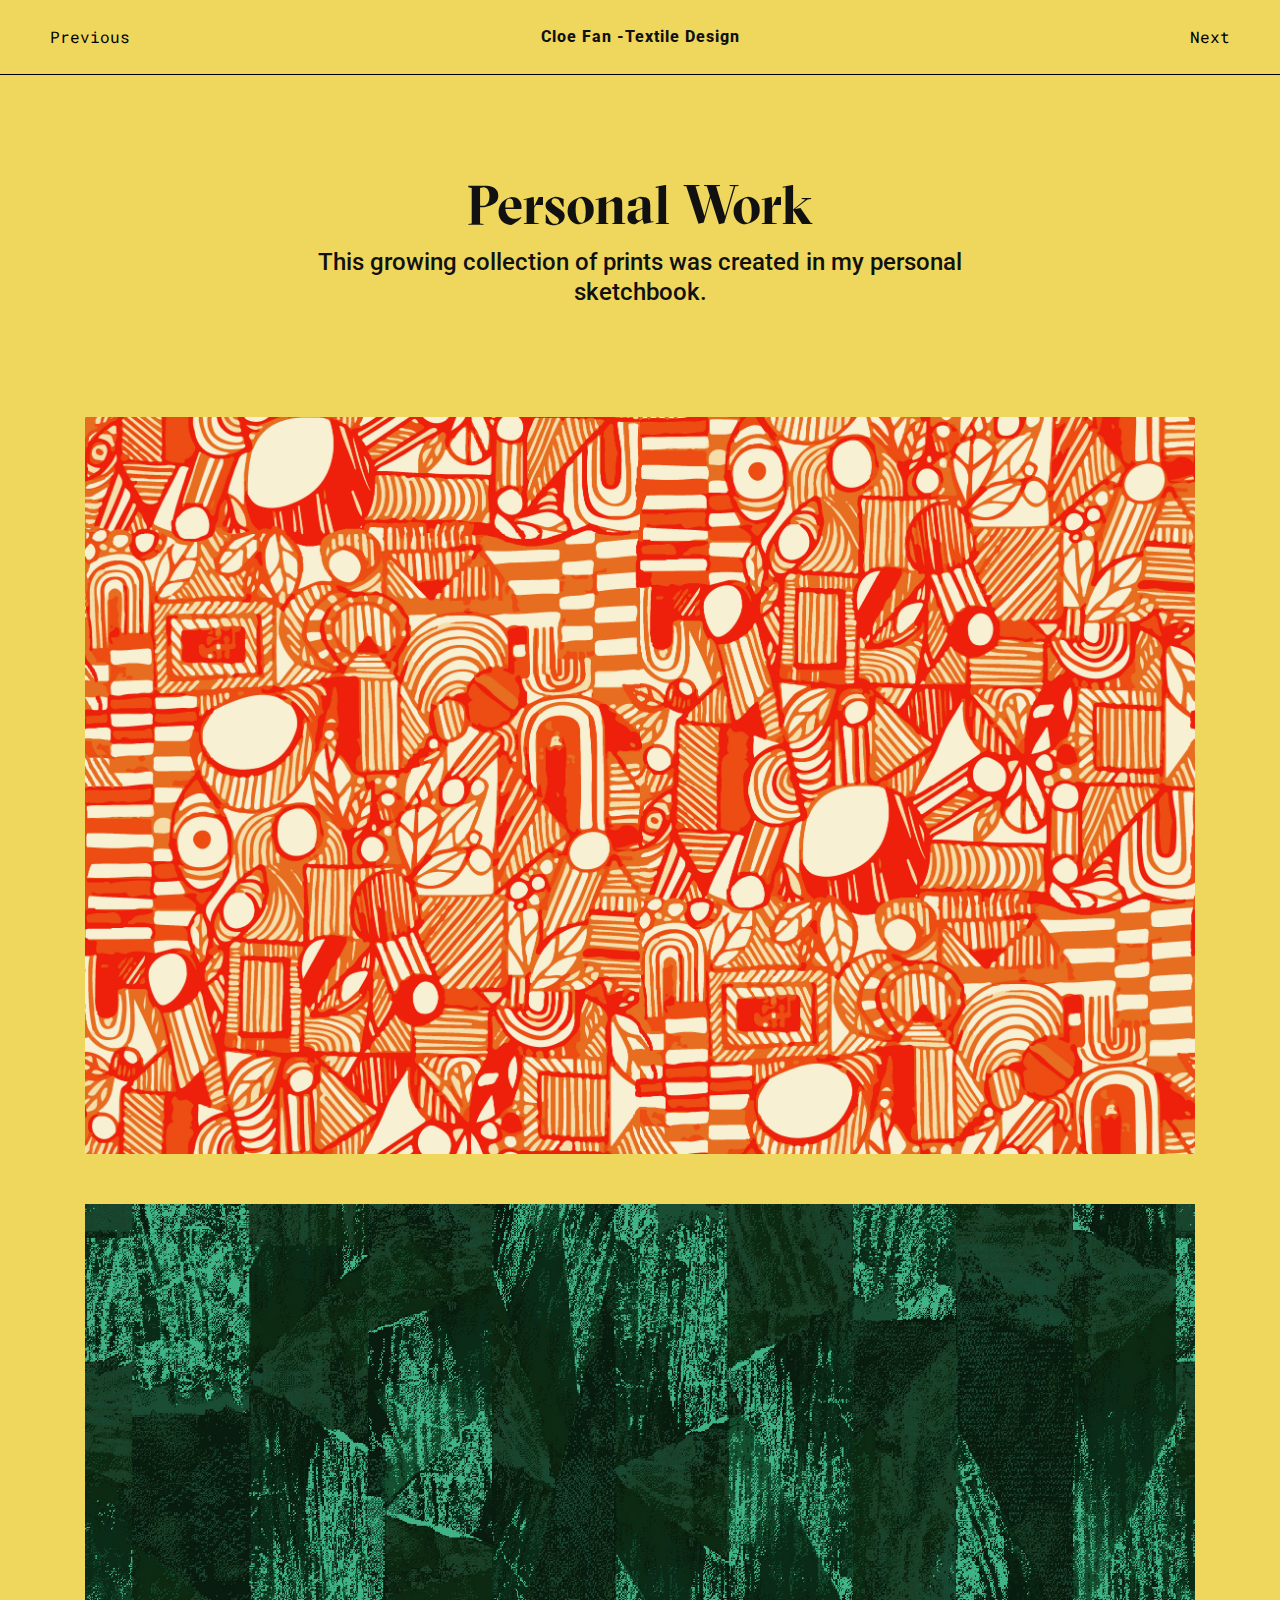
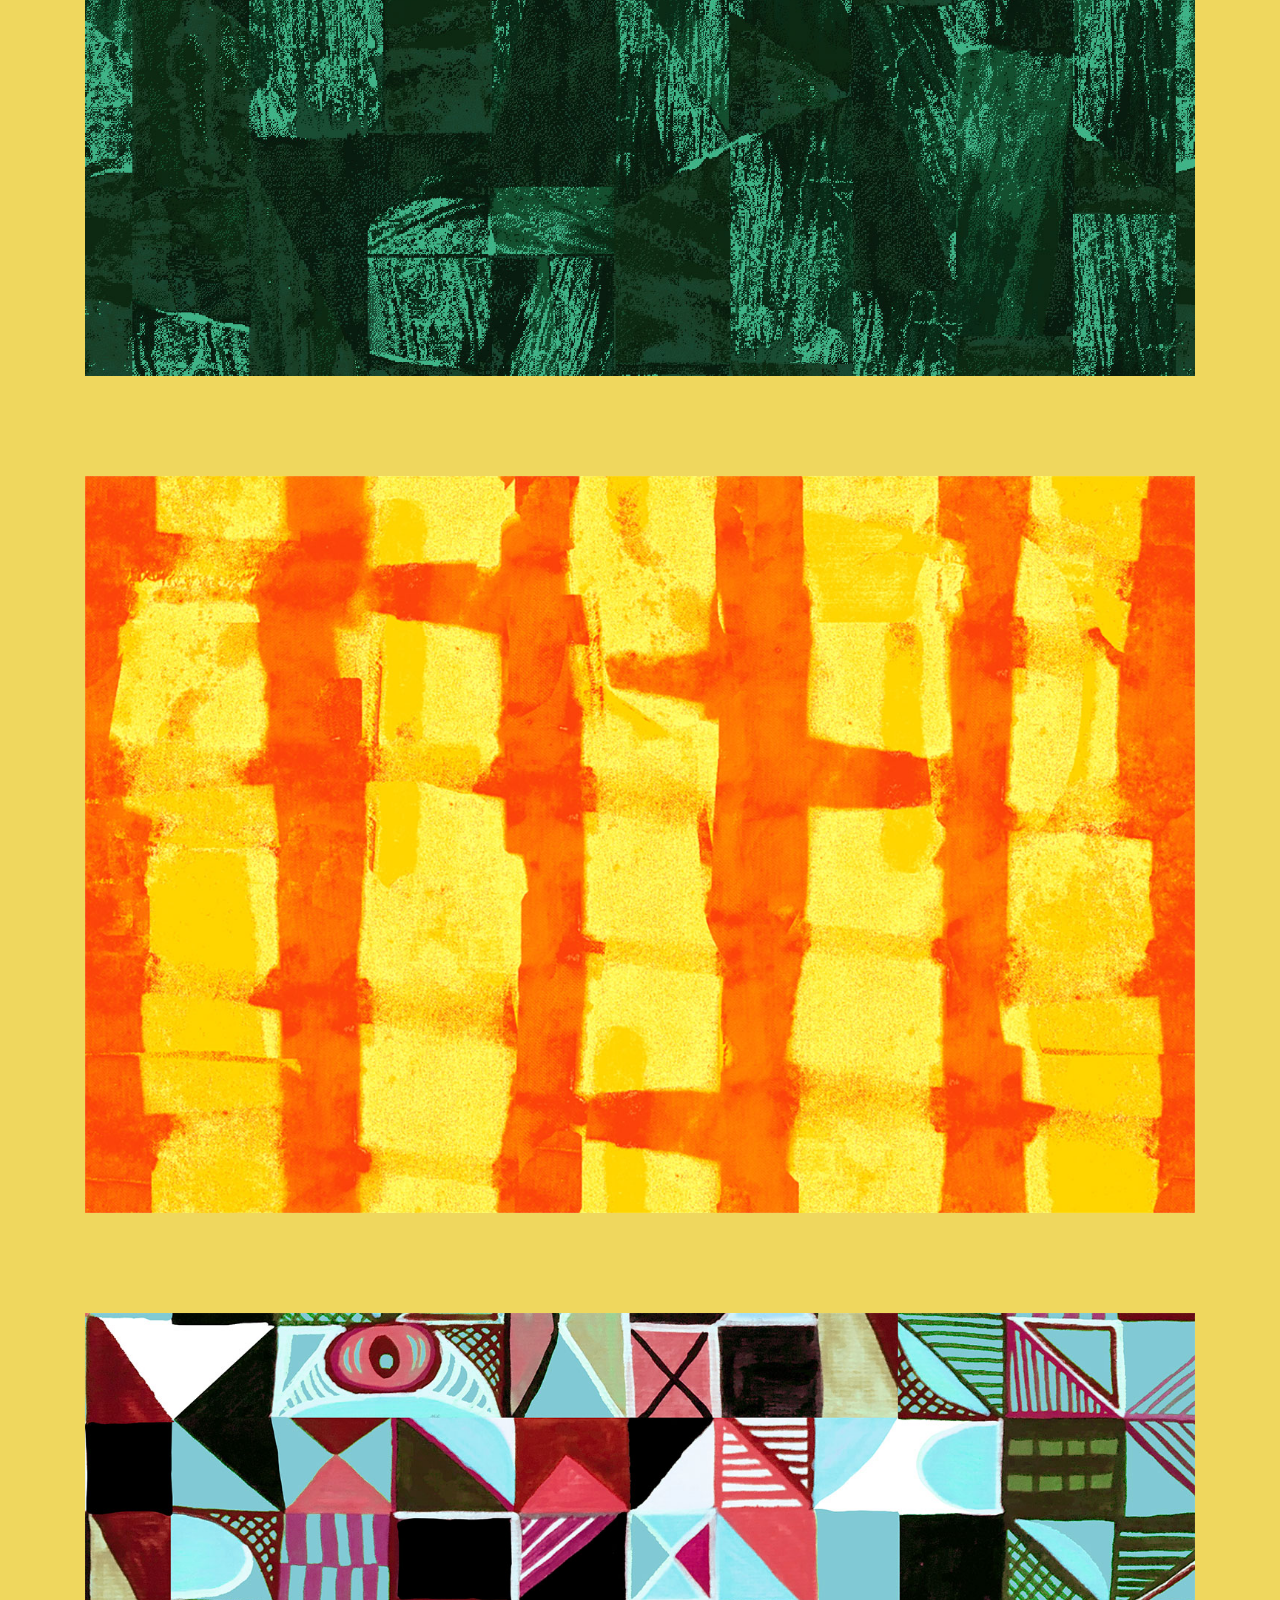
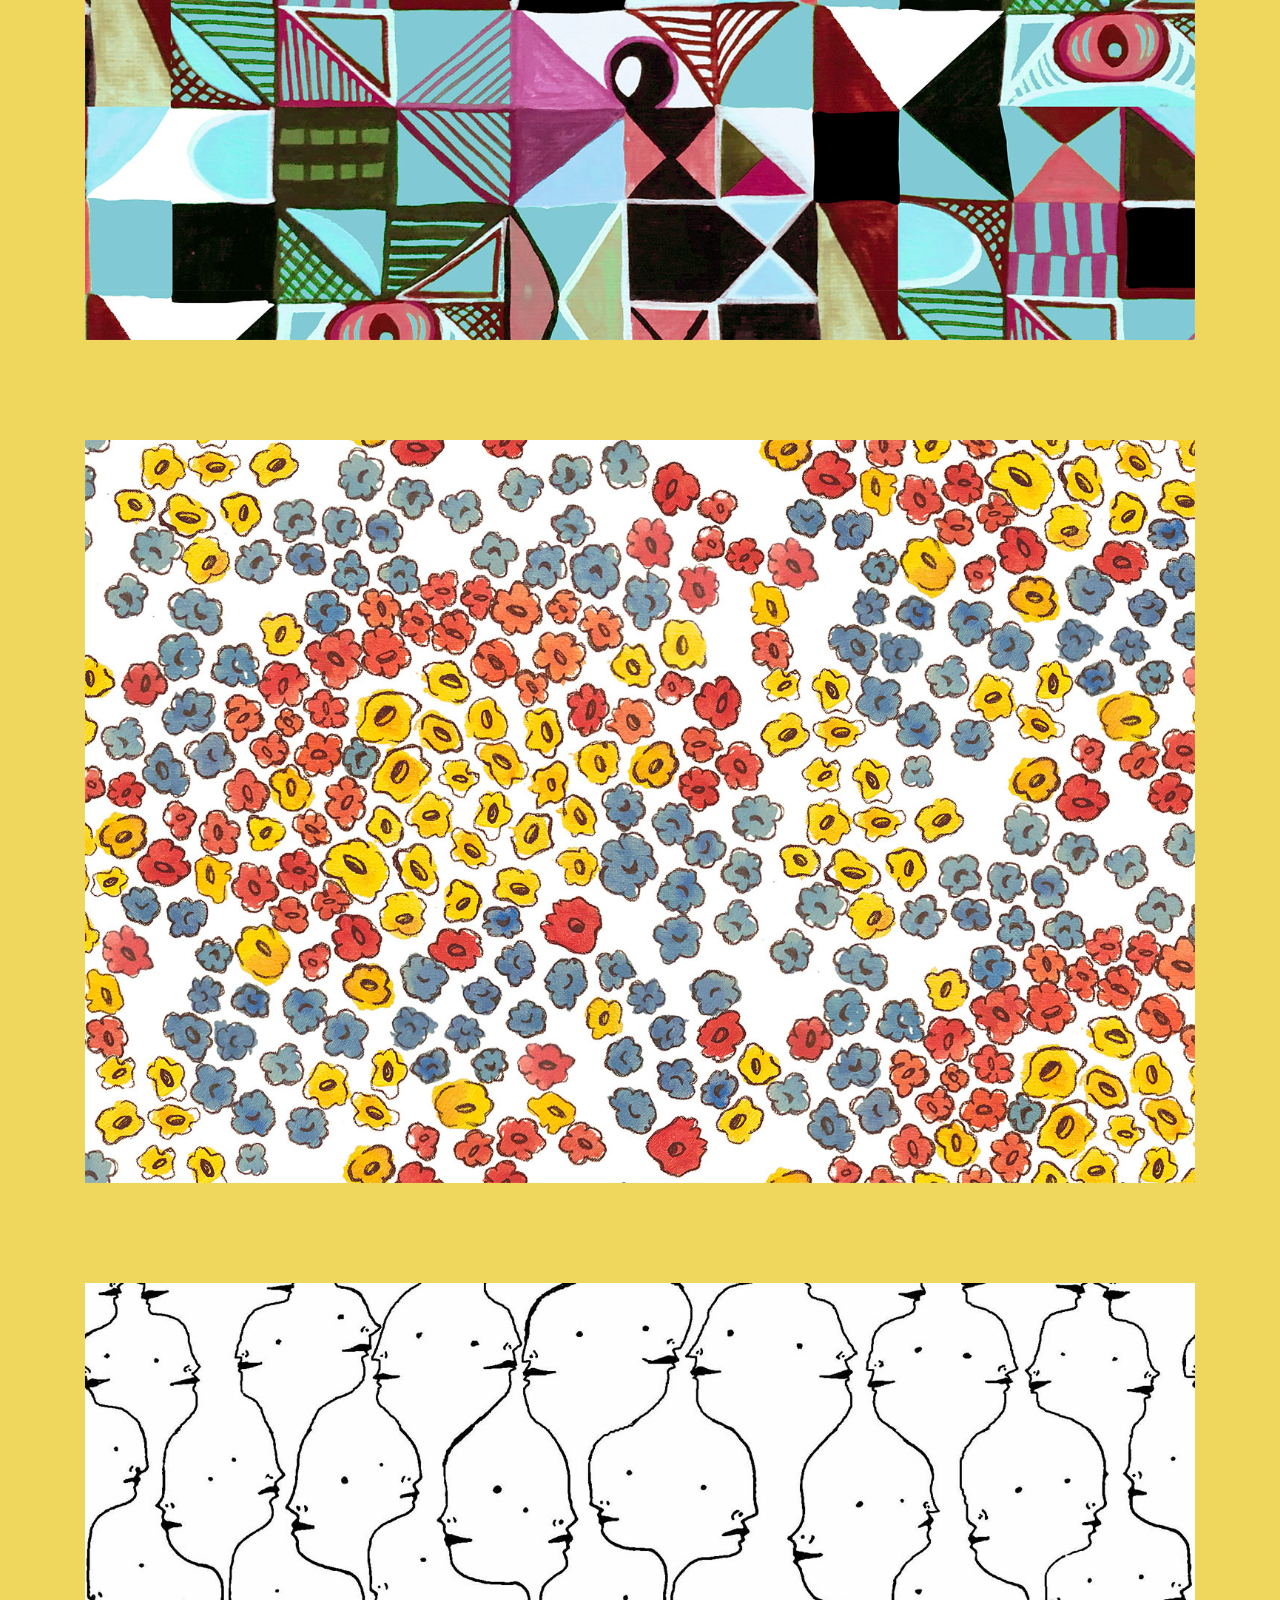
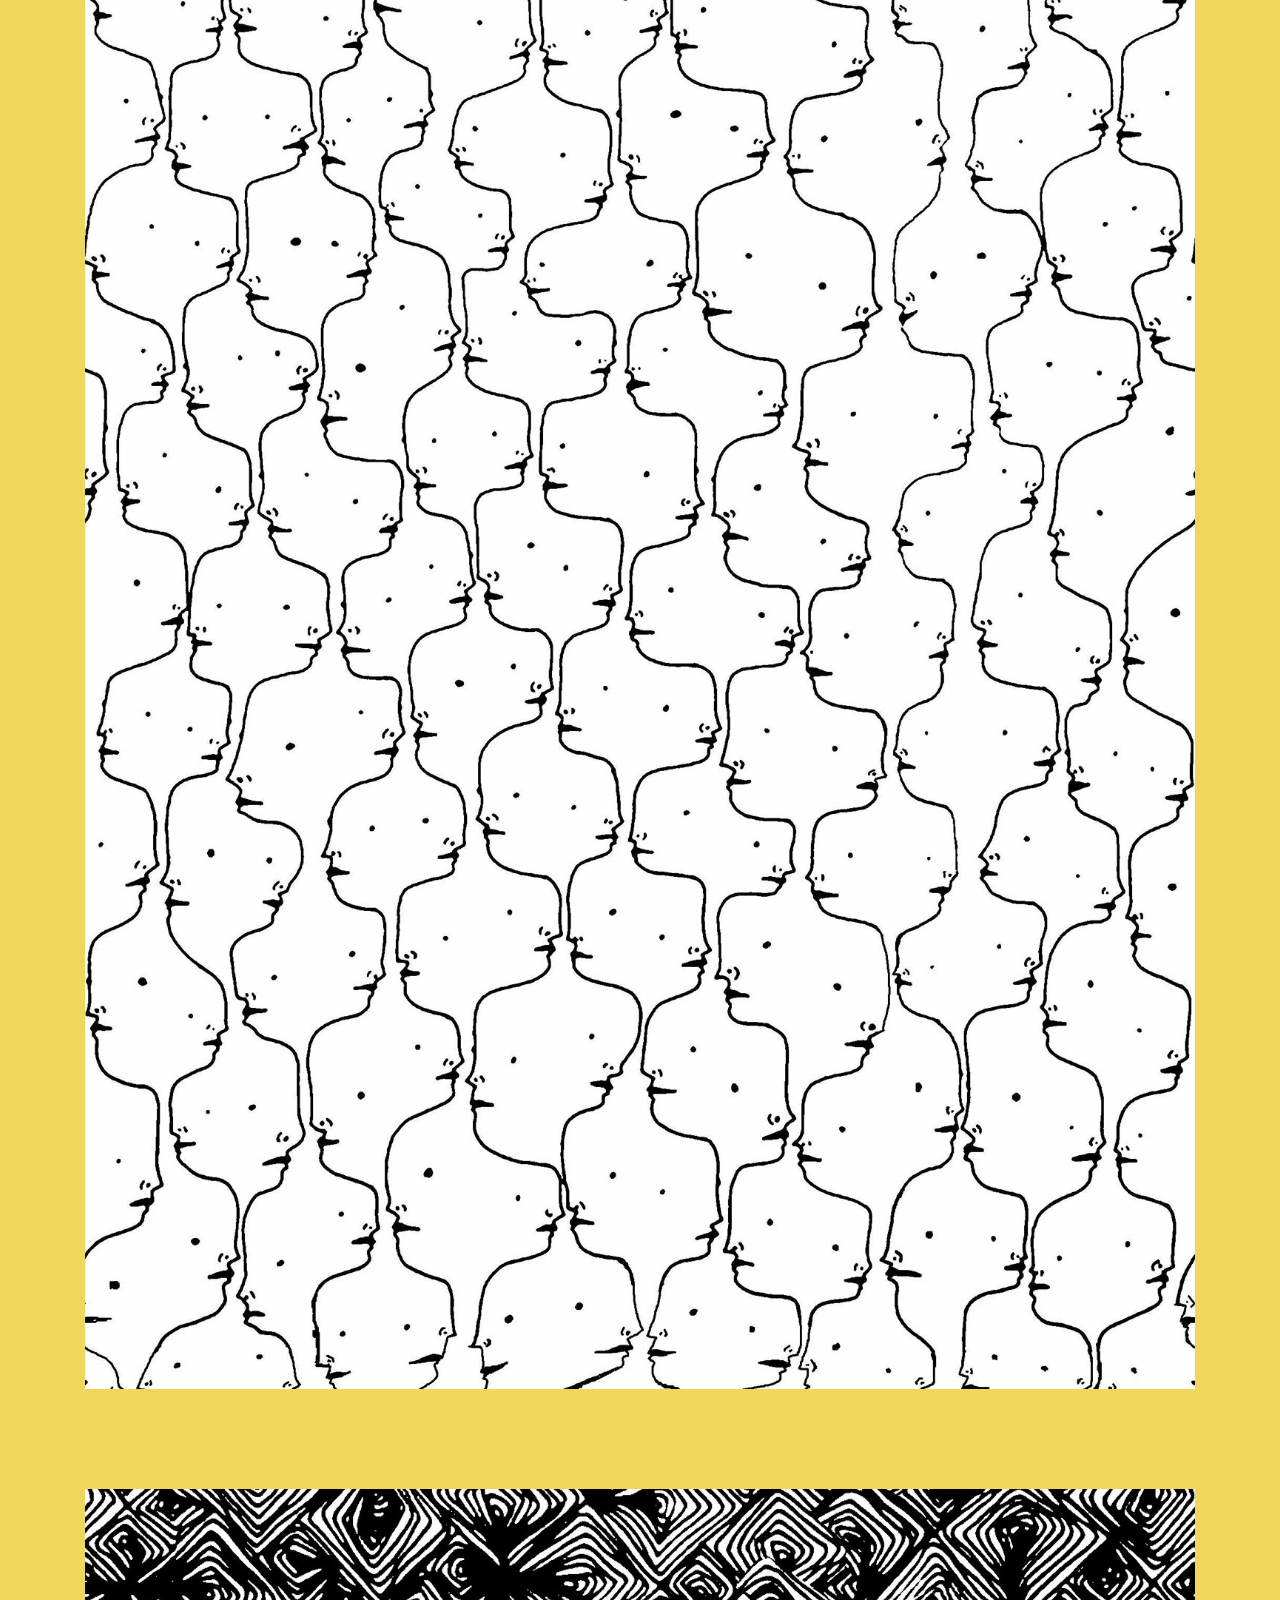
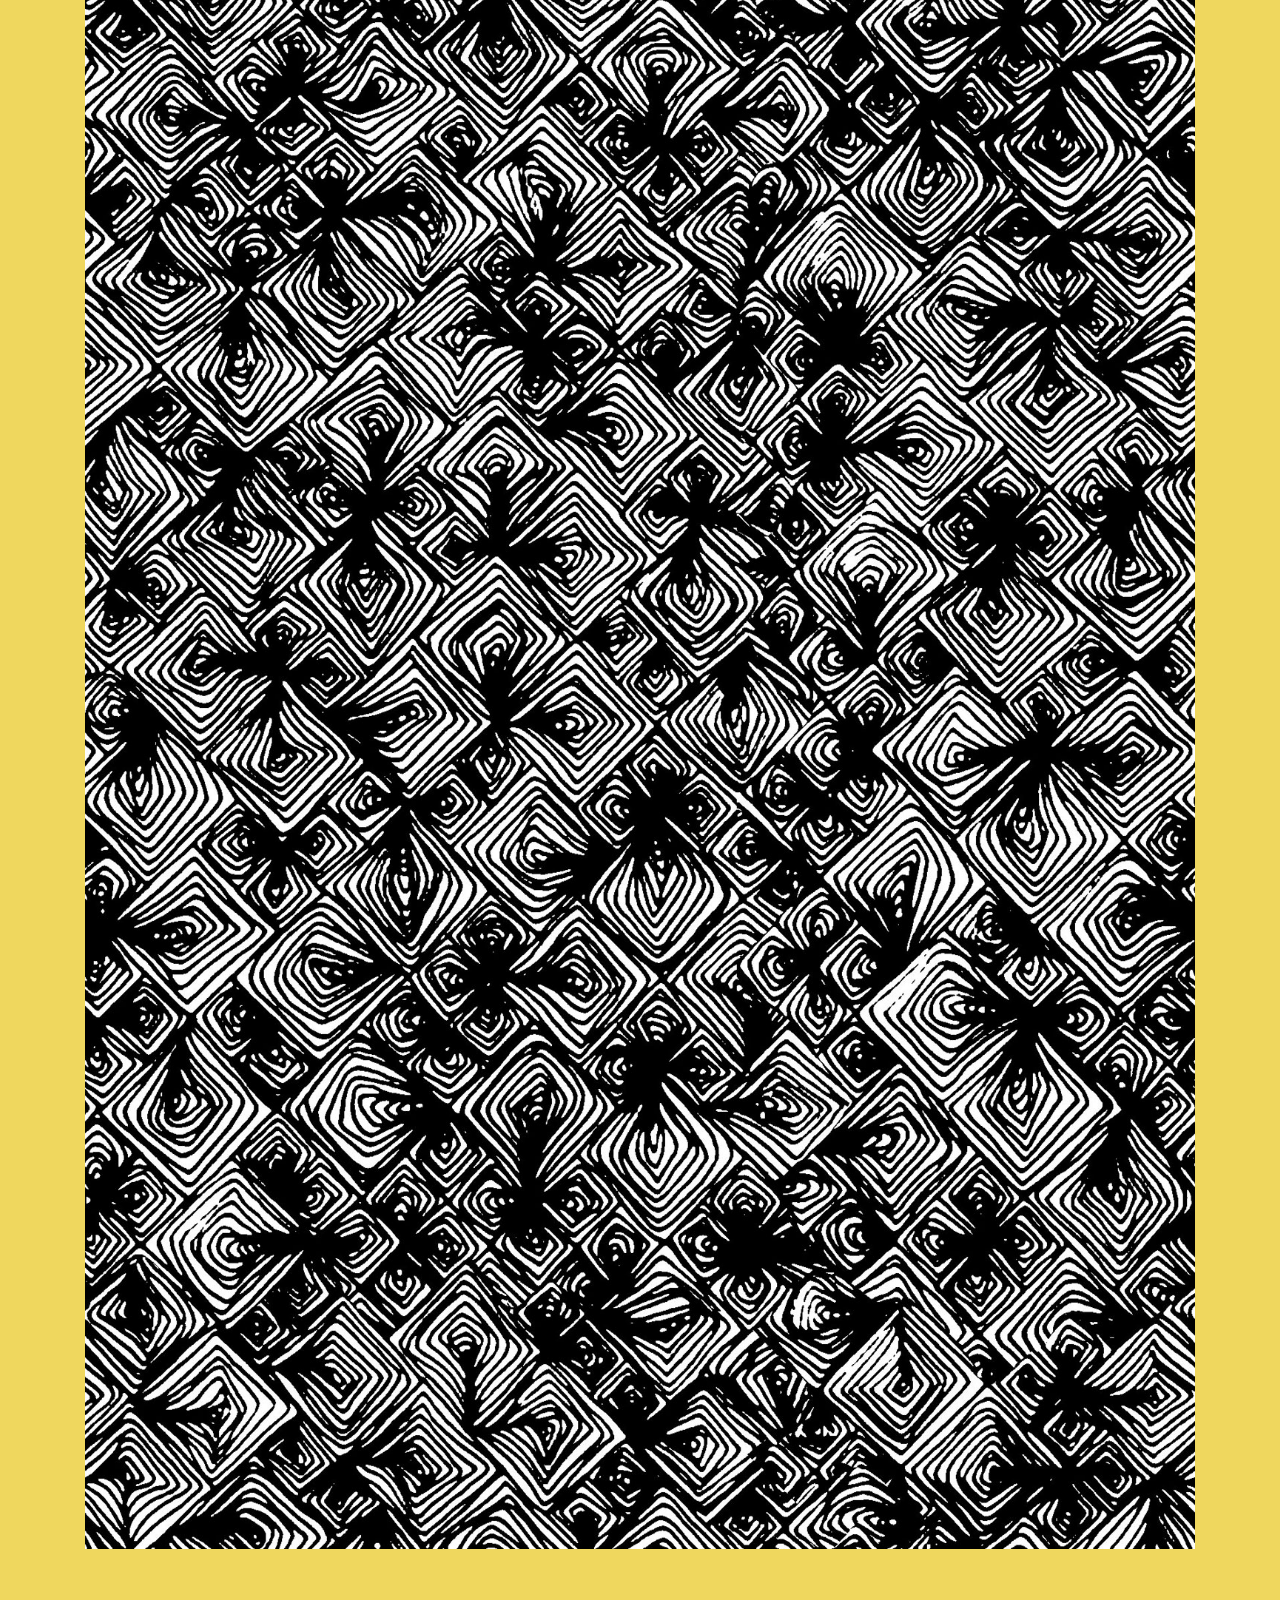
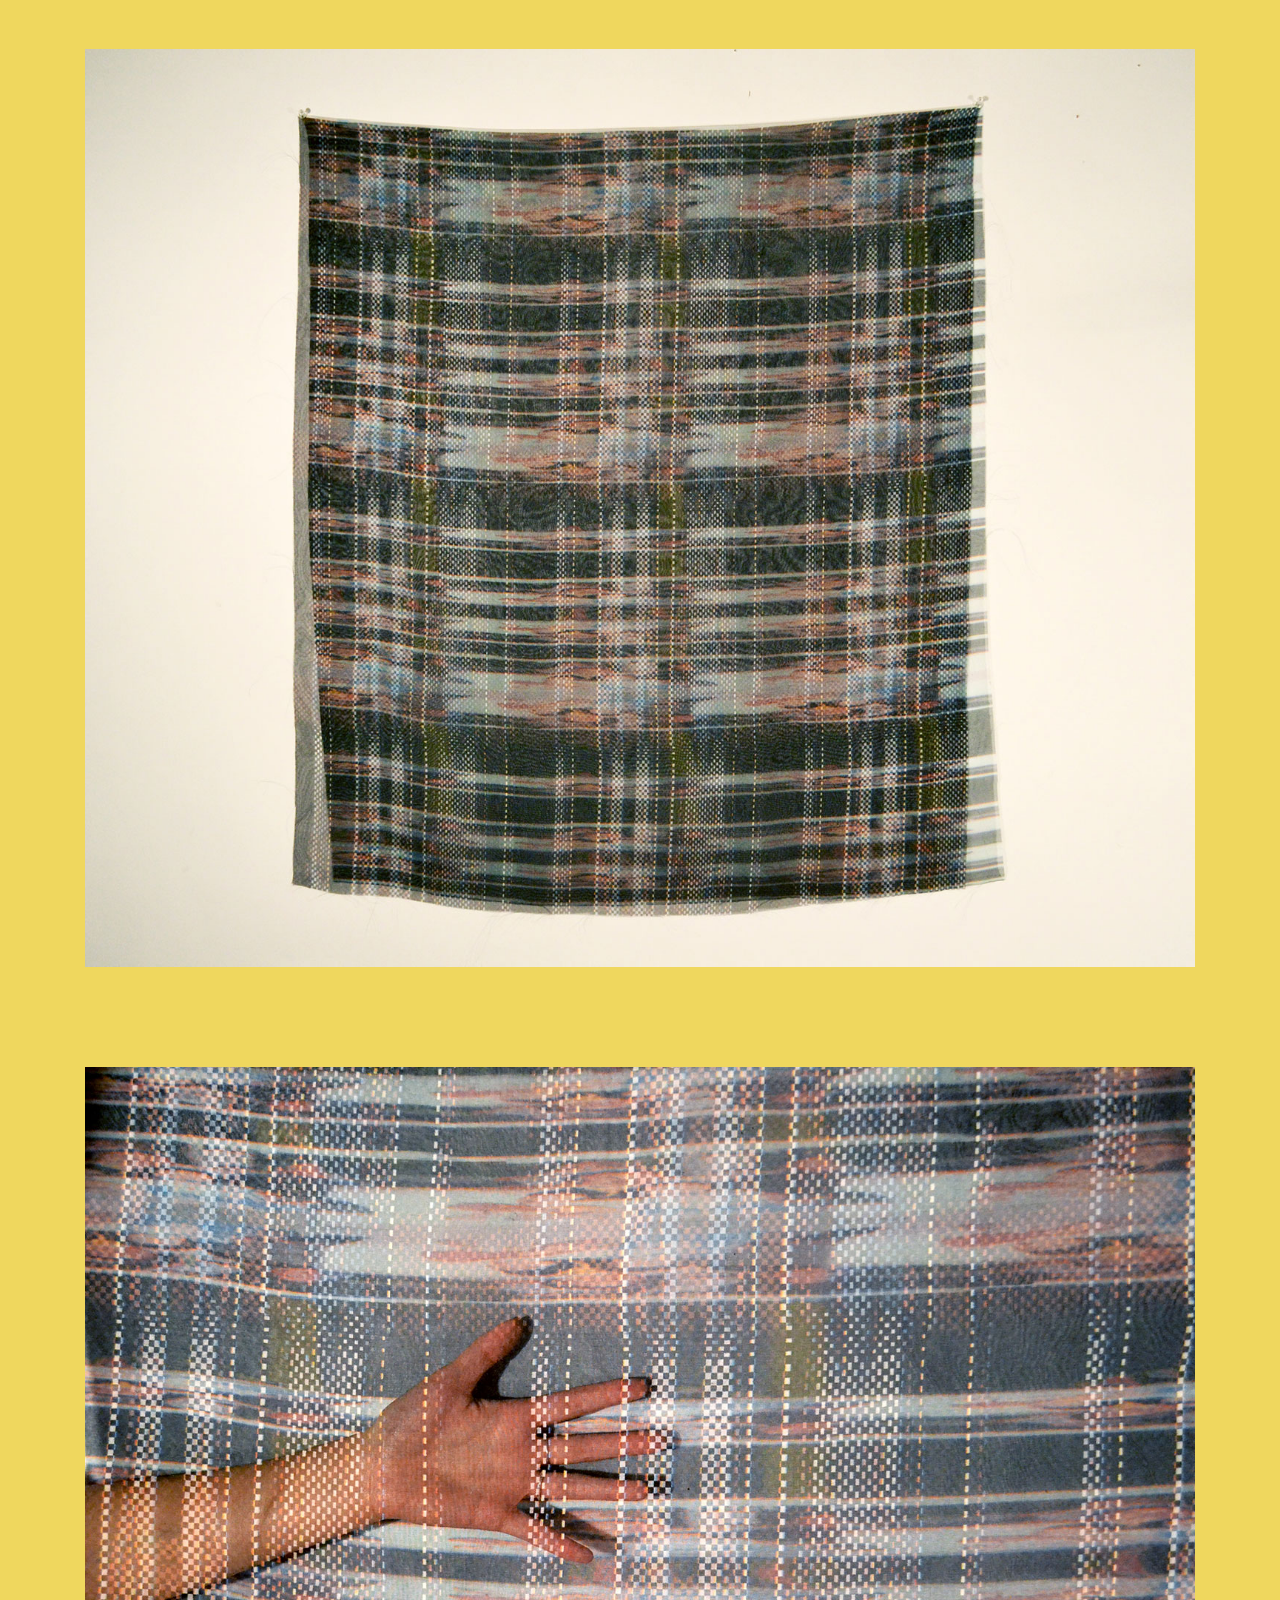
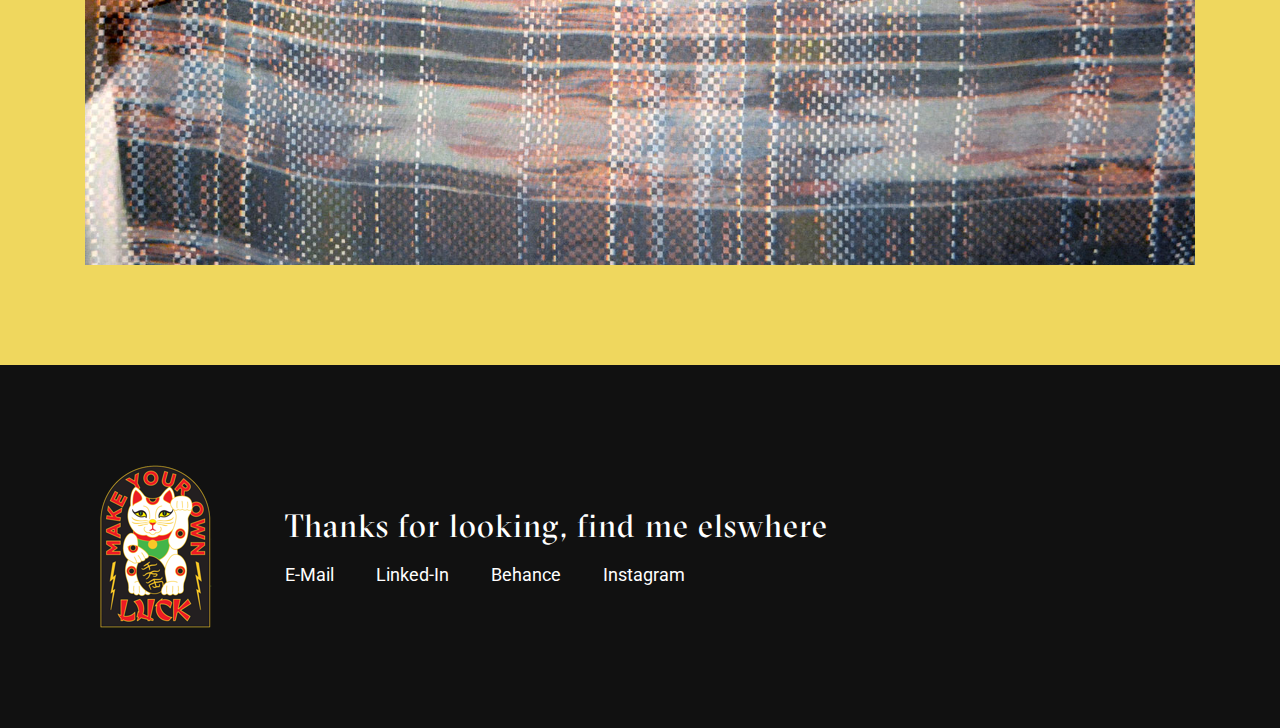
<file: personalwork.html>
<!DOCTYPE html>
<html lang="en">
<head>
    <meta charset="utf-8">
    <meta http-equiv="X-UA-Compatible" content="IE=edge">
    <meta name="viewport" content="width=device-width, initial-scale=1">
    <title>Cloe Fan</title>
    <link rel="shortcut icon" type="image/x-icon" href="/favicon.ico">
    <link href="css/bootstrap.css" rel="stylesheet">
    <link rel="stylesheet" href="https://cdnjs.cloudflare.com/ajax/libs/animate.css/3.7.0/animate.min.css">
    <link href="https://fonts.googleapis.com/css?family=Roboto|Roboto+Mono" rel="stylesheet">
    <link href="css/main.css" rel="stylesheet">
    
</head>
<body class="animated fadeIn">
    
   
  <!-- Fixed navbar -->
     <div class="sticky-nav-container">
      <nav id="project">
          <h3 class="project"> <a class="home" href="index.html">Cloe Fan -Textile Design </a> </h3>
          <a class="previous" href="index.html">Previous </a>
          <a class="next" href="clientwork.html">Next</a>
      </nav>
    </div>



    <div class="container ">
	    <div class="col-xs-8 col-md-push-2"> 
	    	<h1 class="project">Personal Work</h1><br/>
		    <h2>This growing collection of prints was created in my personal sketchbook. 
</h2>
      </div>
       <div class="col-xs-12 "> 
	    	<img src="img/personalwork/1.jpg" class="img-fluid margin-top-100 margin-bottom-50 " alt="Cloe Fan Textile">
	    	<img src="img/personalwork/2.jpg" class="img-fluid margin-bottom-100" alt="Cloe Fan Textile">
        <img src="img/personalwork/3.jpg" class="img-fluid margin-bottom-100" alt="Cloe Fan Textile">
        <img src="img/personalwork/4.jpg" class="img-fluid margin-bottom-100" alt="Cloe Fan Textile">
        <img src="img/personalwork/5.jpg" class="img-fluid margin-bottom-100" alt="Cloe Fan Textile">
        <img src="img/personalwork/6.jpg" class="img-fluid margin-bottom-100" alt="Cloe Fan Textile">
        <img src="img/personalwork/7.jpg" class="img-fluid margin-bottom-100" alt="Cloe Fan Textile">
        <img src="img/personalwork/8.jpg" class="img-fluid margin-bottom-100" alt="Cloe Fan Textile">
        <img src="img/personalwork/9.jpg" class="img-fluid margin-bottom-100" alt="Cloe Fan Textile">
	    </div>  

    </div>

  <div class="container-full">
        <div class="container">
        <div class="col-xs-12 footer">
            <div class="col-xs-2">
                <img src="img/home/cat.png" width="112" height="163" alt="CloeFan">
            </div>
            <div class="col-xs-10">
                <h2 class="light"> Thanks for looking, find me elswhere </h2> <br/>
                <ul id="footerlist">
                   <li class="footerlink"><a href="mailto:cloefantextiles@gmail.com?" target="_top">E-Mail</a>
                  </li>
                  <li class="footerlink"> <a target="_blank" rel="noopener noreferrer" href="http://www.linkedin.com/in/cloe-fan-70077489/">Linked-In</a>
                  </li>
                  <li class="footerlink"> <a target="_blank" rel="noopener noreferrer" href="http://www.behance.net/cloefan">Behance</a>
                  </li>
                  <li class="footerlink"> <a target="_blank" rel="noopener noreferrer" href="http://www.instagram.com/fanccyfan/?hl=en">Instagram</a>
                  </li>
                </ul>

            </div>
            
        </div>
    </div>
    </div>

    

    <script src="https://ajax.googleapis.com/ajax/libs/jquery/1.11.1/jquery.min.js"></script>
    <script src="js/bootstrap.min.js"></script>
    <script src="js/app2.js"></script>
</body>


</html>
</file>
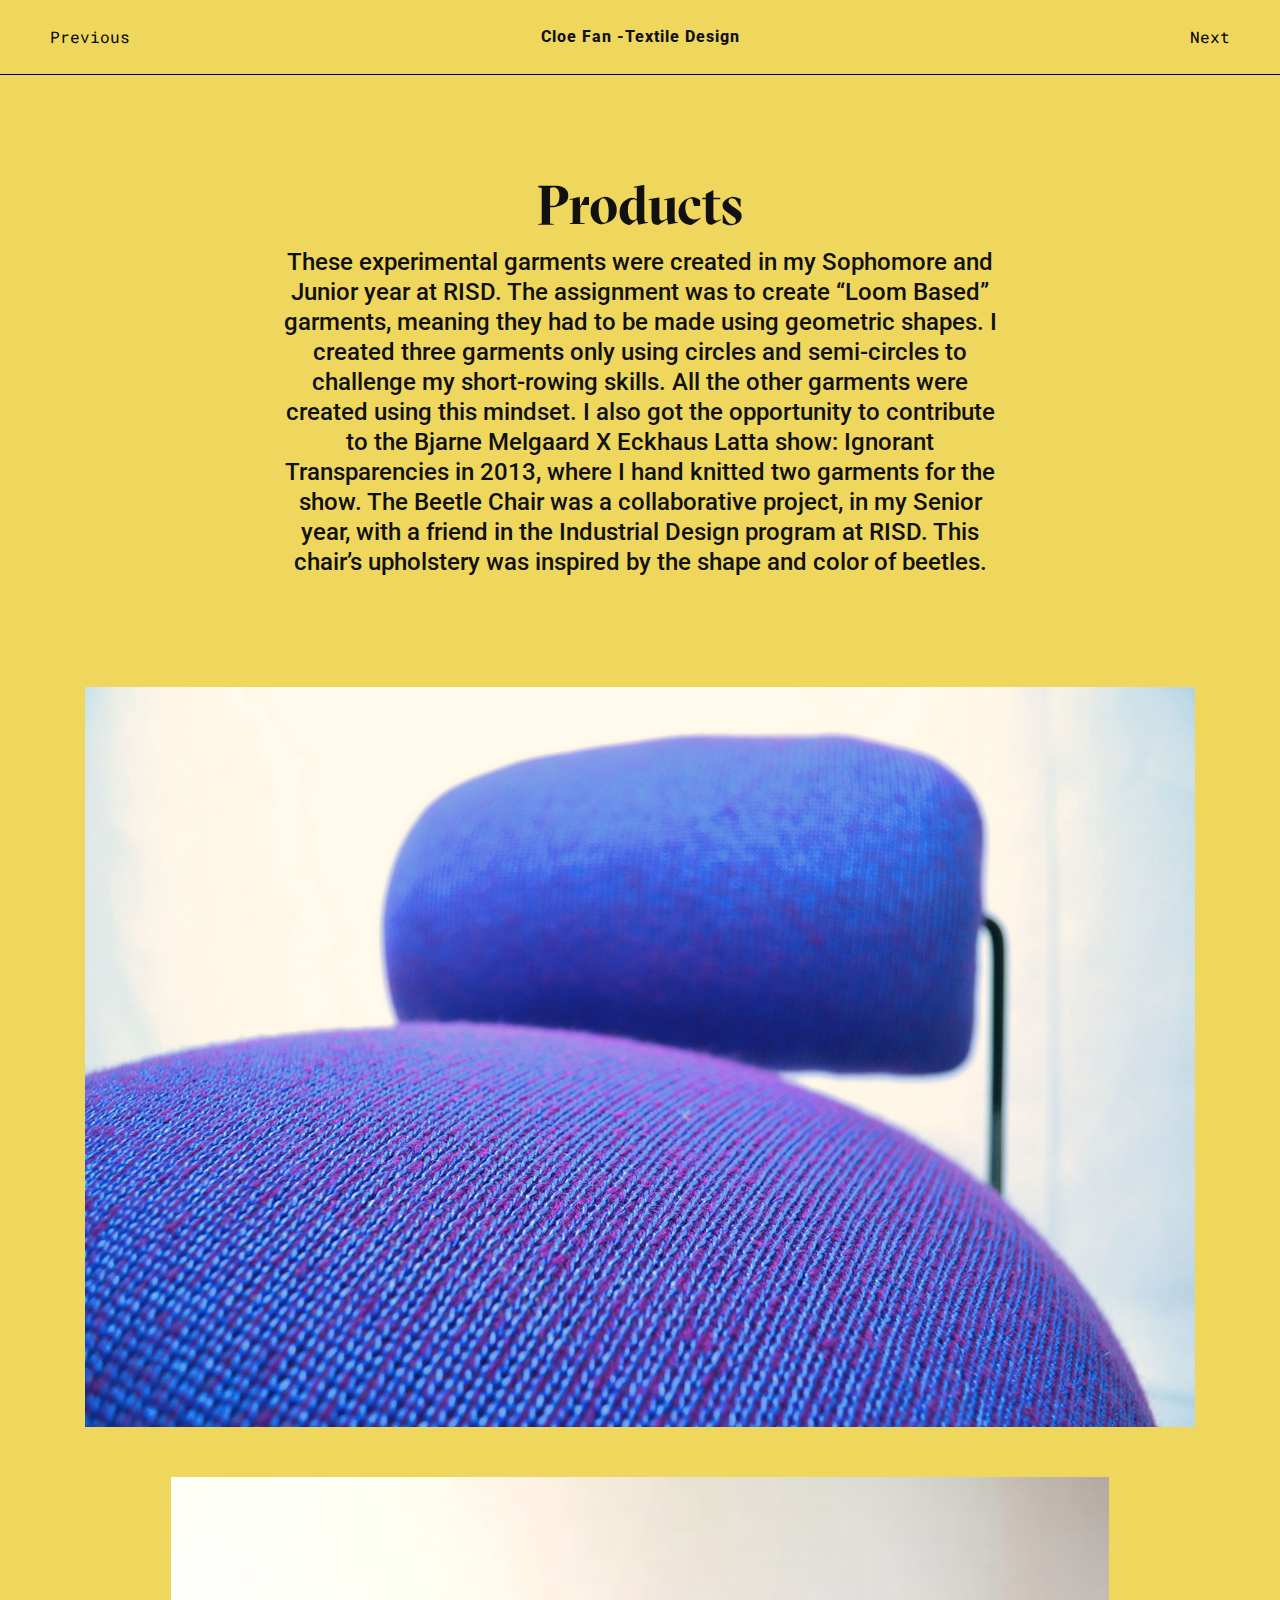
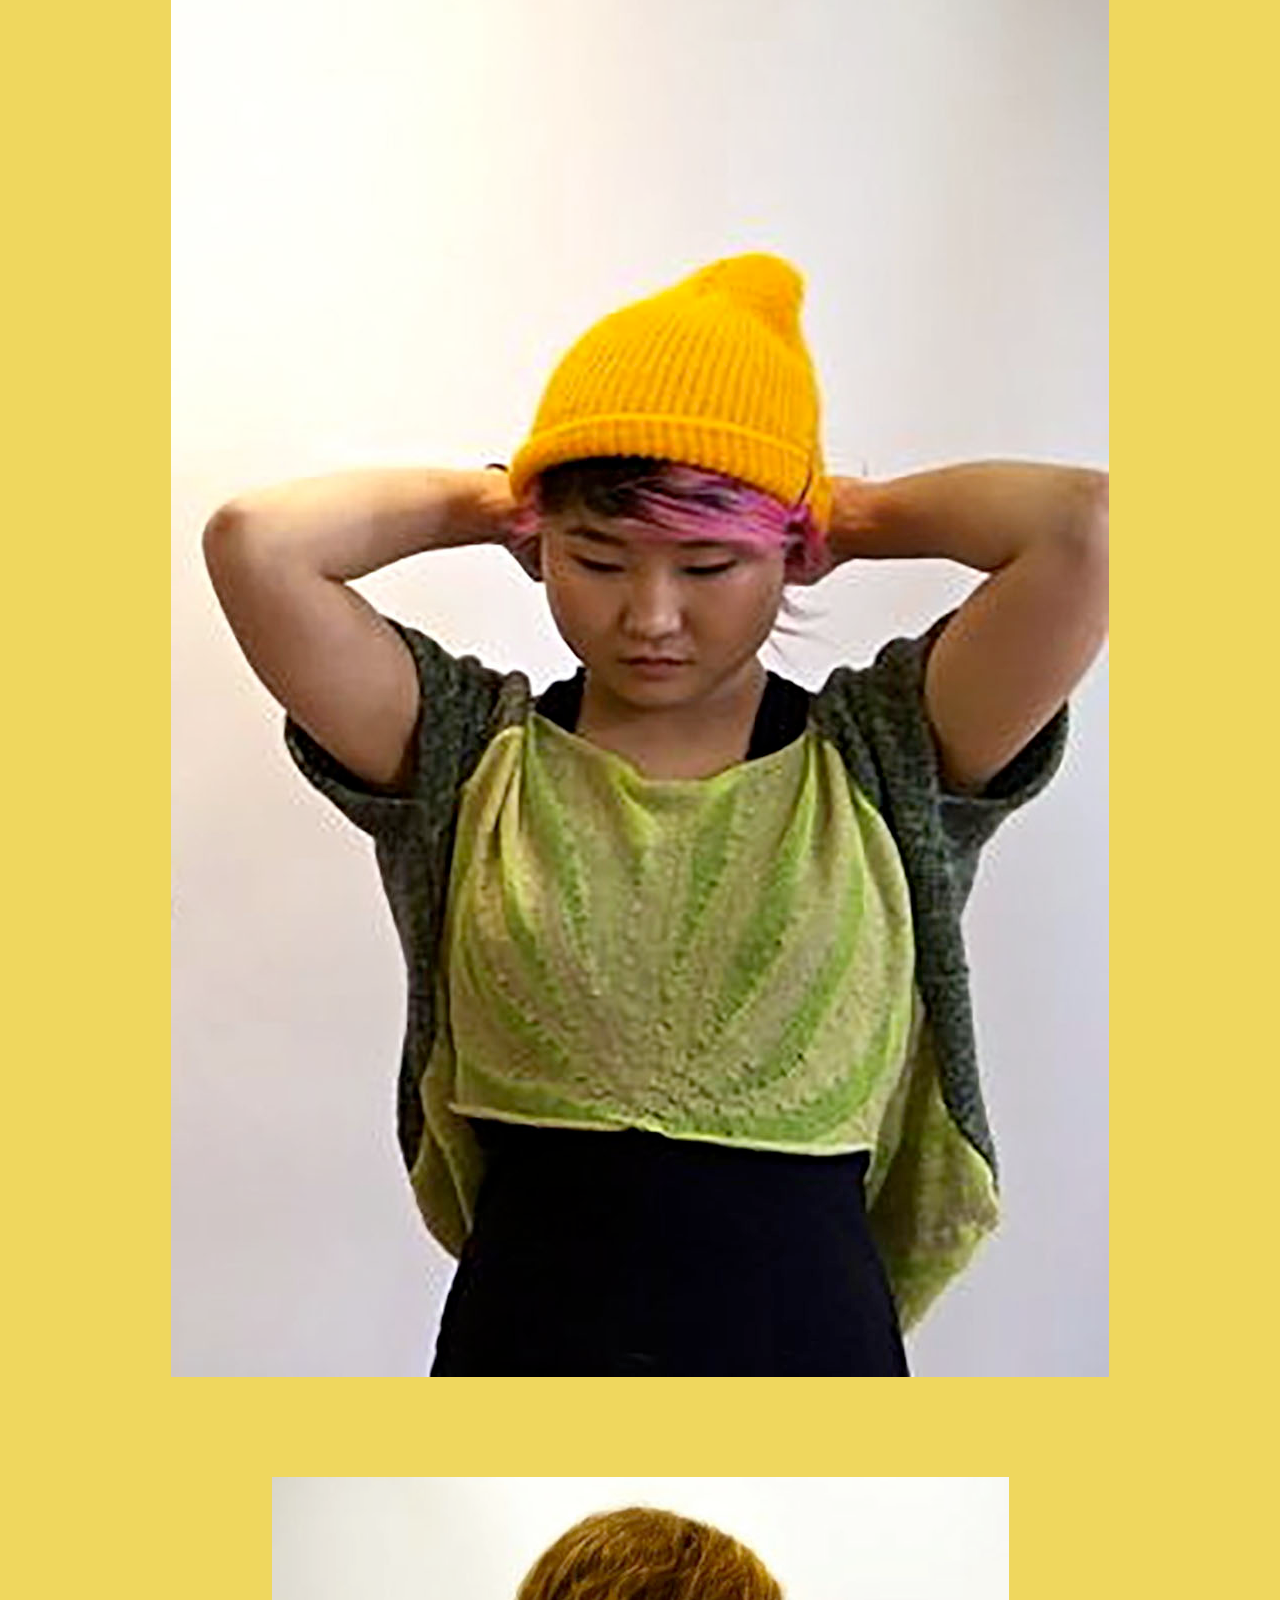
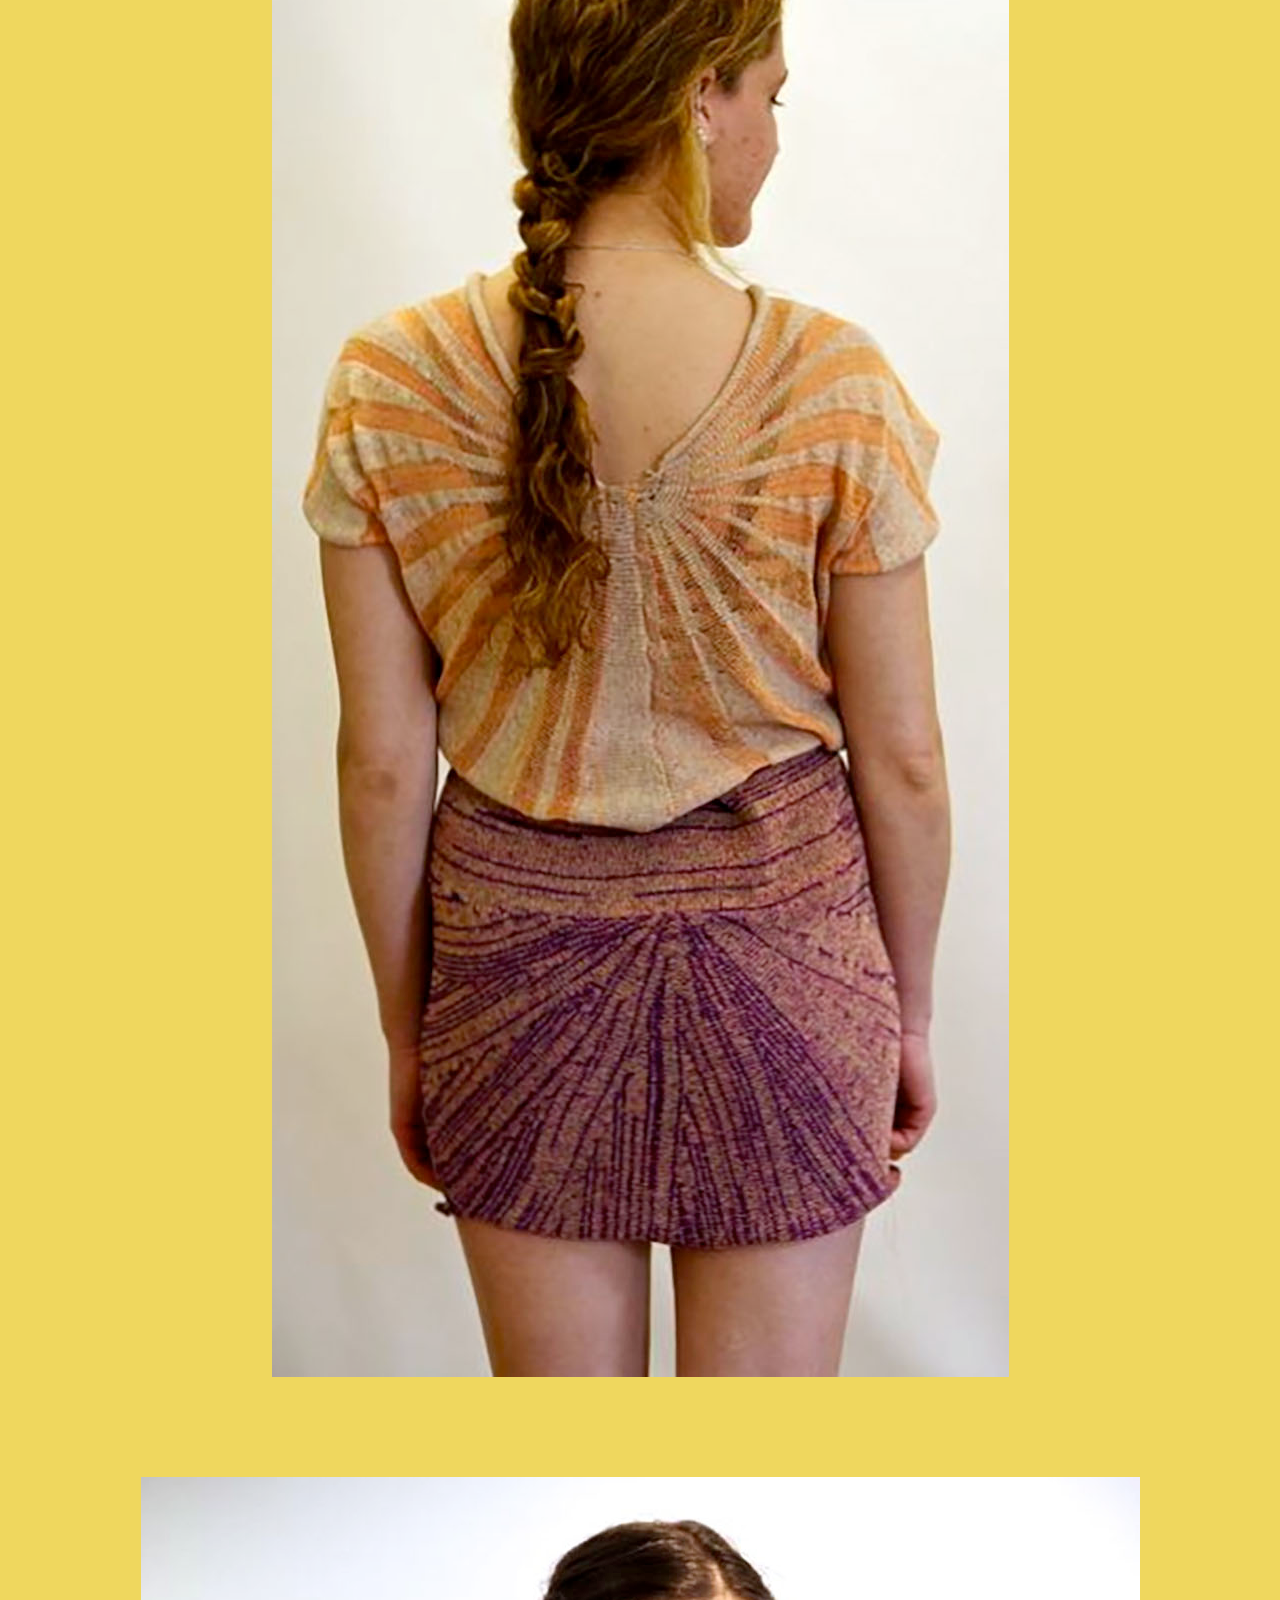
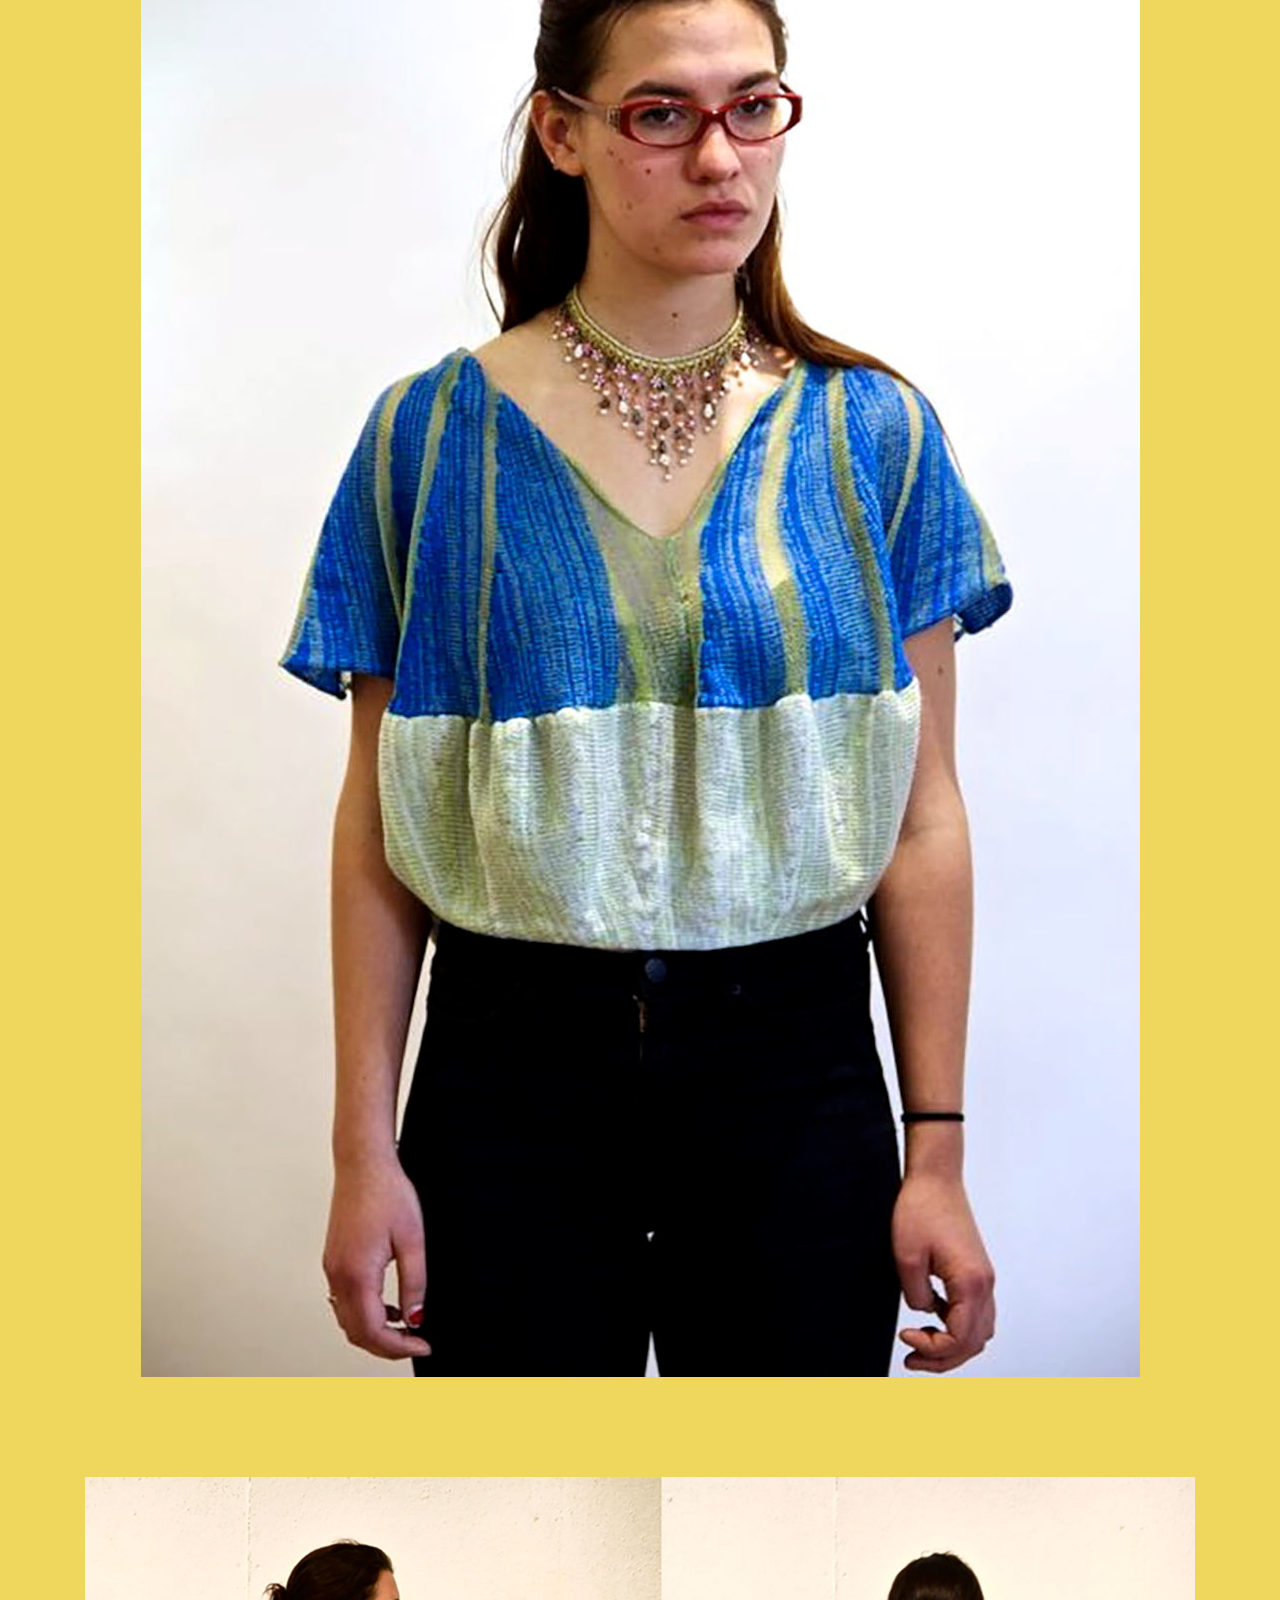
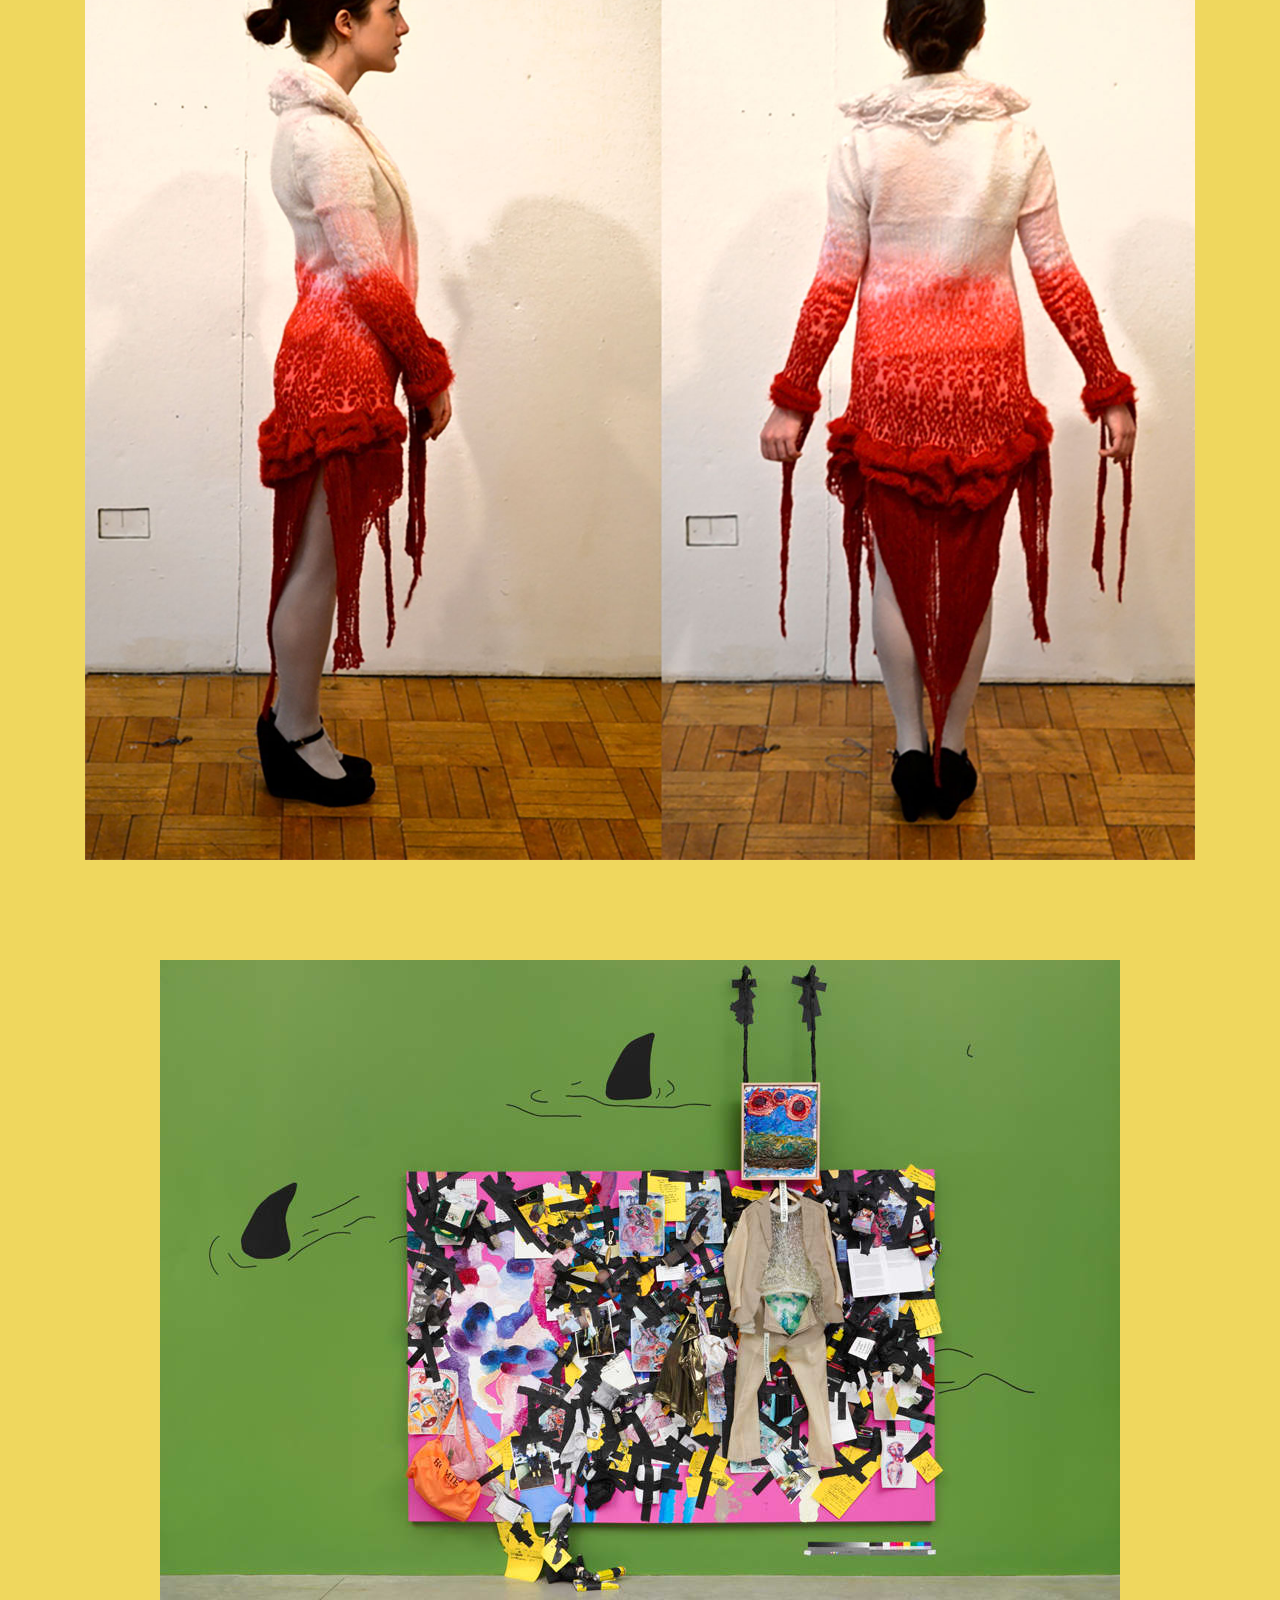
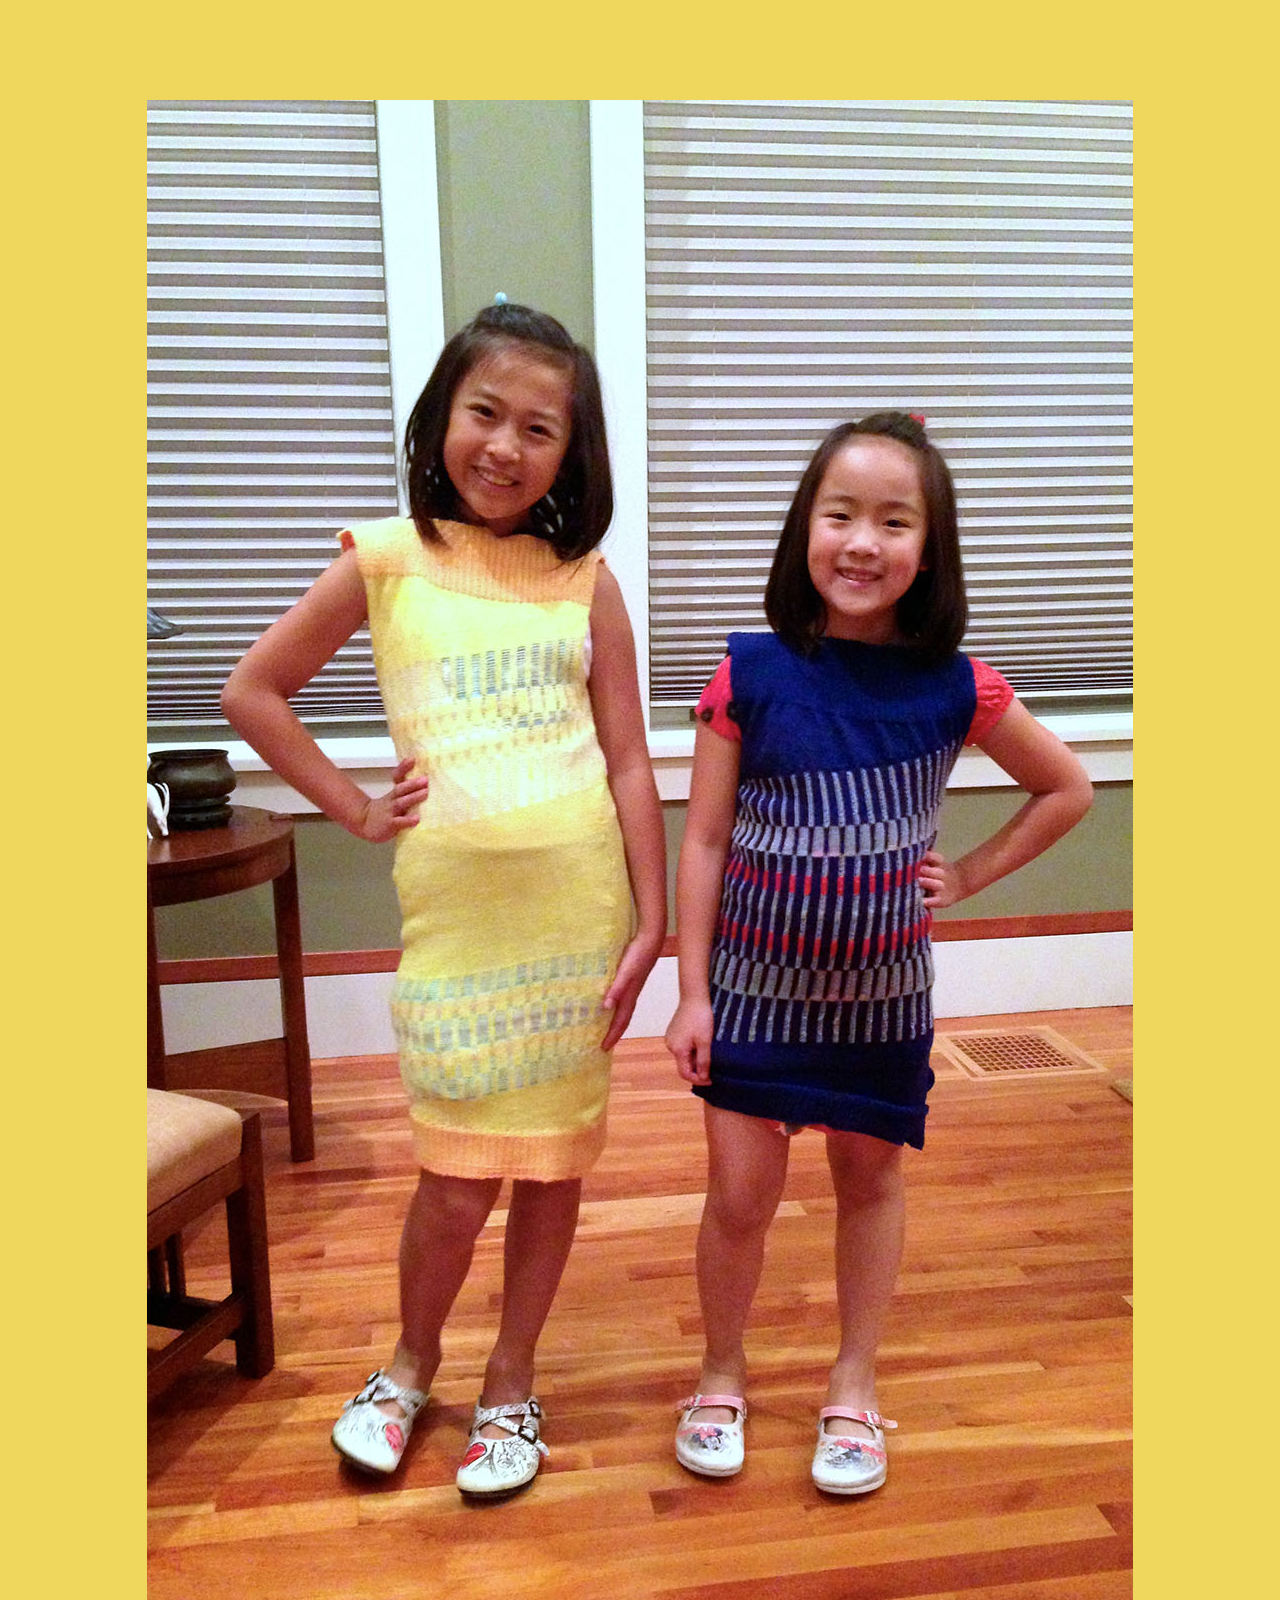
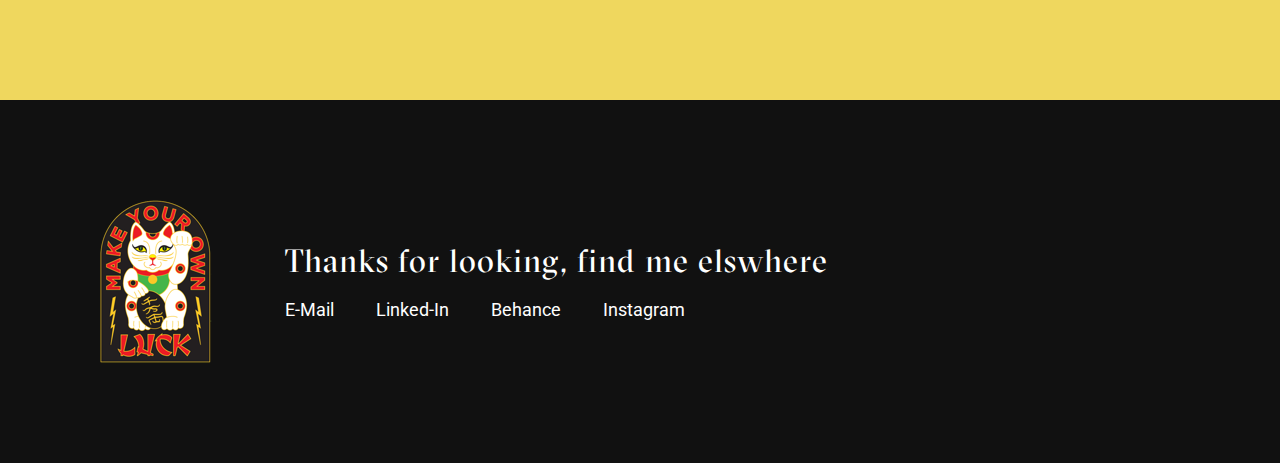
<file: products.html>
<!DOCTYPE html>
<html lang="en">
<head>
    <meta charset="utf-8">
    <meta http-equiv="X-UA-Compatible" content="IE=edge">
    <meta name="viewport" content="width=device-width, initial-scale=1">
    <title>Cloe Fan</title>
    <link rel="shortcut icon" type="image/x-icon" href="/favicon.ico">
    <link href="css/bootstrap.css" rel="stylesheet">
    <link rel="stylesheet" href="https://cdnjs.cloudflare.com/ajax/libs/animate.css/3.7.0/animate.min.css">
    <link href="https://fonts.googleapis.com/css?family=Roboto|Roboto+Mono" rel="stylesheet">
    <link href="css/main.css" rel="stylesheet">
    
</head>
<body class="animated fadeIn">
    
   
  <!-- Fixed navbar -->
     <div class="sticky-nav-container">
      <nav id="project">
          <h3 class="project"> <a class="home" href="index.html">Cloe Fan -Textile Design </a> </h3>
          <a class="previous" href="samples.html">Previous </a>
          <a class="next" href="personalwork.html">Next</a>
      </nav>
    </div>



    <div class="container ">
	    <div class="col-xs-8 col-md-push-2"> 
	    	<h1 class="project">Products</h1><br/>
		    <h2>These experimental garments were created in my Sophomore and Junior year at RISD. The assignment was to create “Loom Based” garments, meaning they had to be made using geometric shapes. I created three garments only using circles and semi-circles to challenge my short-rowing skills. All the other garments were created using this mindset. 
I also got the opportunity to contribute to the Bjarne Melgaard X Eckhaus Latta show: Ignorant Transparencies in 2013, where I hand knitted two garments for the show. 
The Beetle Chair was a collaborative project, in my Senior year, with a friend in the Industrial Design program at RISD. This chair’s upholstery was inspired by the shape and color of beetles. </h2>
      </div>
       <div class="col-xs-12 img-center"> 
	    	<img src="img/products/1.jpg" class="img-fluid margin-top-100 margin-bottom-50 " alt="Cloe Fan Textile">
	    	<img src="img/products/2.jpg" class="img-fluid margin-bottom-100" alt="Cloe Fan Textile">
        <img src="img/products/3.jpg" class="img-fluid margin-bottom-100" alt="Cloe Fan Textile">
        <img src="img/products/4.jpg" class="img-fluid margin-bottom-100" alt="Cloe Fan Textile">
        <img src="img/products/5.jpg" class="img-fluid margin-bottom-100" alt="Cloe Fan Textile">
        <img src="img/products/6.jpg" class="img-fluid margin-bottom-100" alt="Cloe Fan Textile">
        <img src="img/products/7.jpg" class="img-fluid margin-bottom-100" alt="Cloe Fan Textile">
       
	    </div>  

    </div>

  <div class="container-full">
        <div class="container">
        <div class="col-xs-12 footer">
            <div class="col-xs-2">
                <img src="img/home/cat.png" width="112" height="163" alt="CloeFan">
            </div>
            <div class="col-xs-10">
                <h2 class="light"> Thanks for looking, find me elswhere </h2> <br/>
                <ul id="footerlist">
                   <li class="footerlink"><a href="mailto:cloefantextiles@gmail.com?" target="_top">E-Mail</a>
                  </li>
                  <li class="footerlink"> <a target="_blank" rel="noopener noreferrer" href="http://www.linkedin.com/in/cloe-fan-70077489/">Linked-In</a>
                  </li>
                  <li class="footerlink"> <a target="_blank" rel="noopener noreferrer" href="http://www.behance.net/cloefan">Behance</a>
                  </li>
                  <li class="footerlink"> <a target="_blank" rel="noopener noreferrer" href="http://www.instagram.com/fanccyfan/?hl=en">Instagram</a>
                  </li>
                </ul>

            </div>
            
        </div>
    </div>
    </div>

    

    <script src="https://ajax.googleapis.com/ajax/libs/jquery/1.11.1/jquery.min.js"></script>
    <script src="js/bootstrap.min.js"></script>
    <script src="js/app2.js"></script>
</body>


</html>
</file>
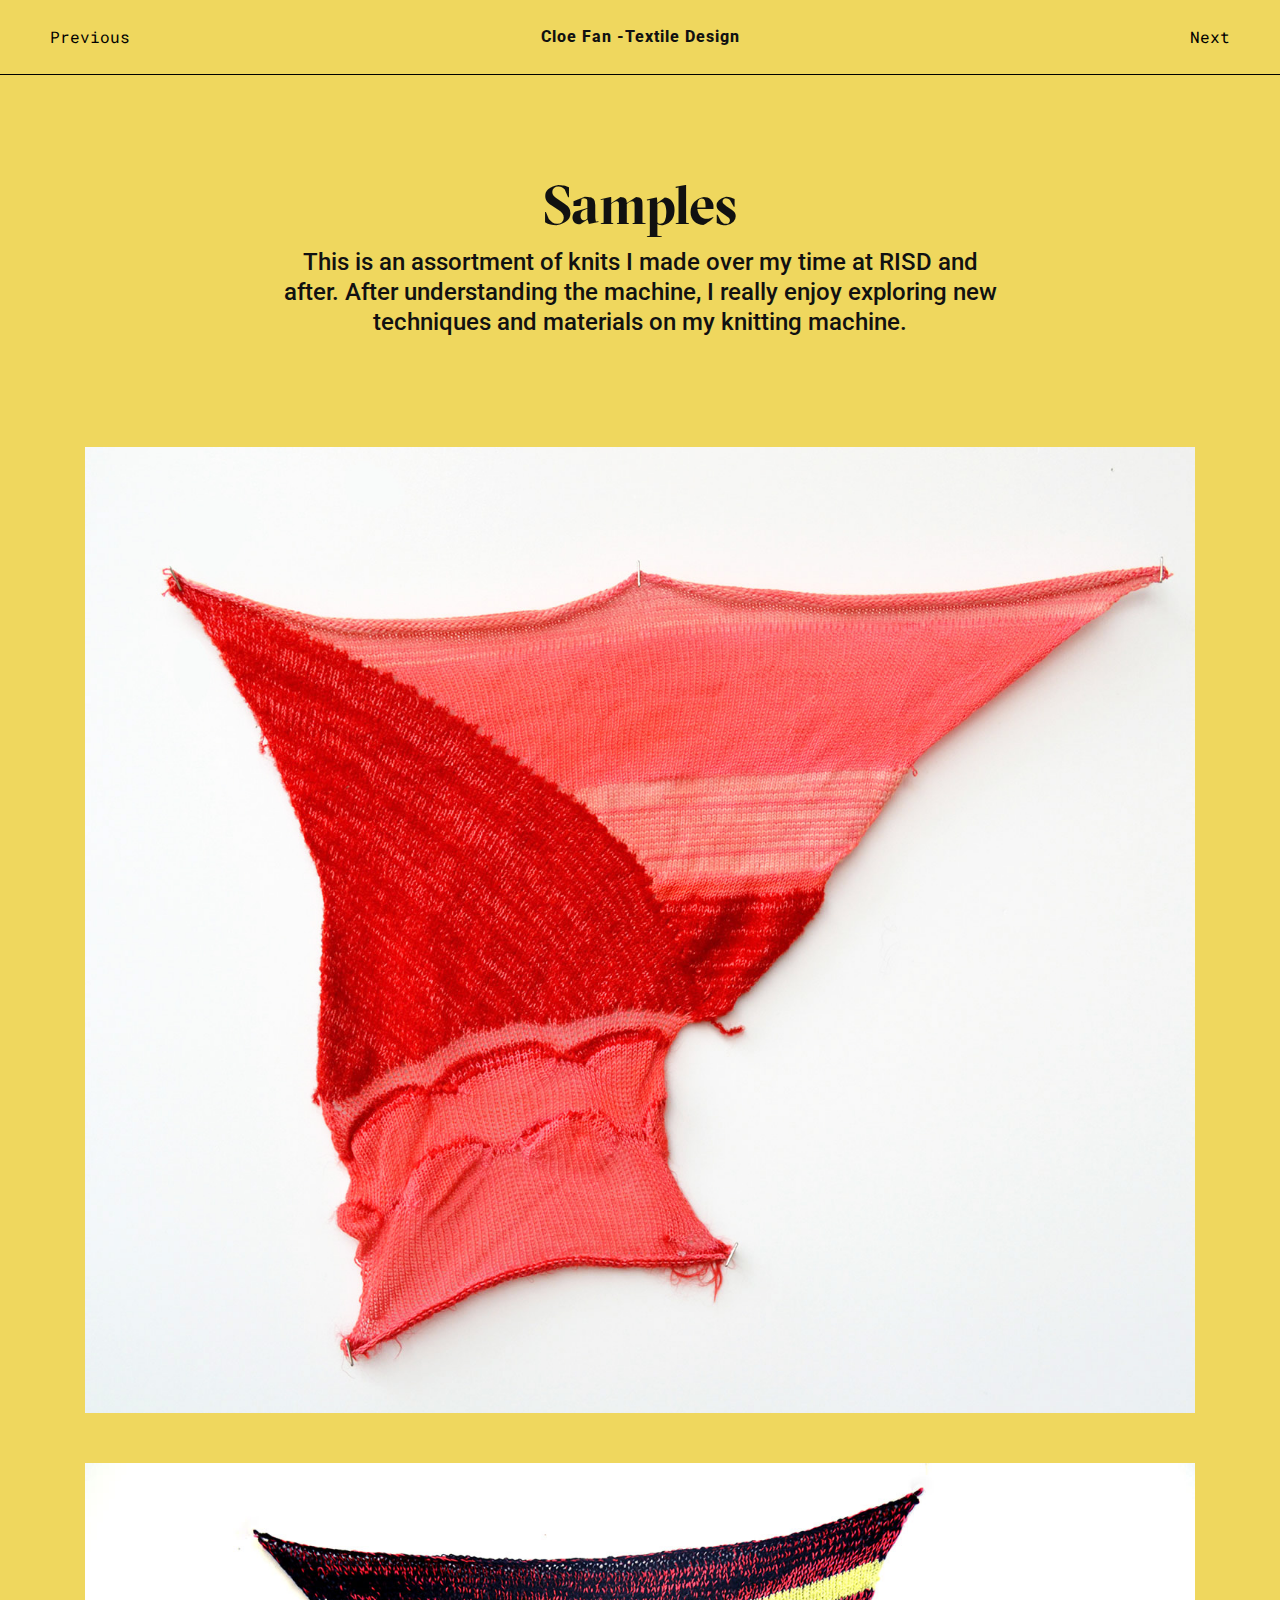
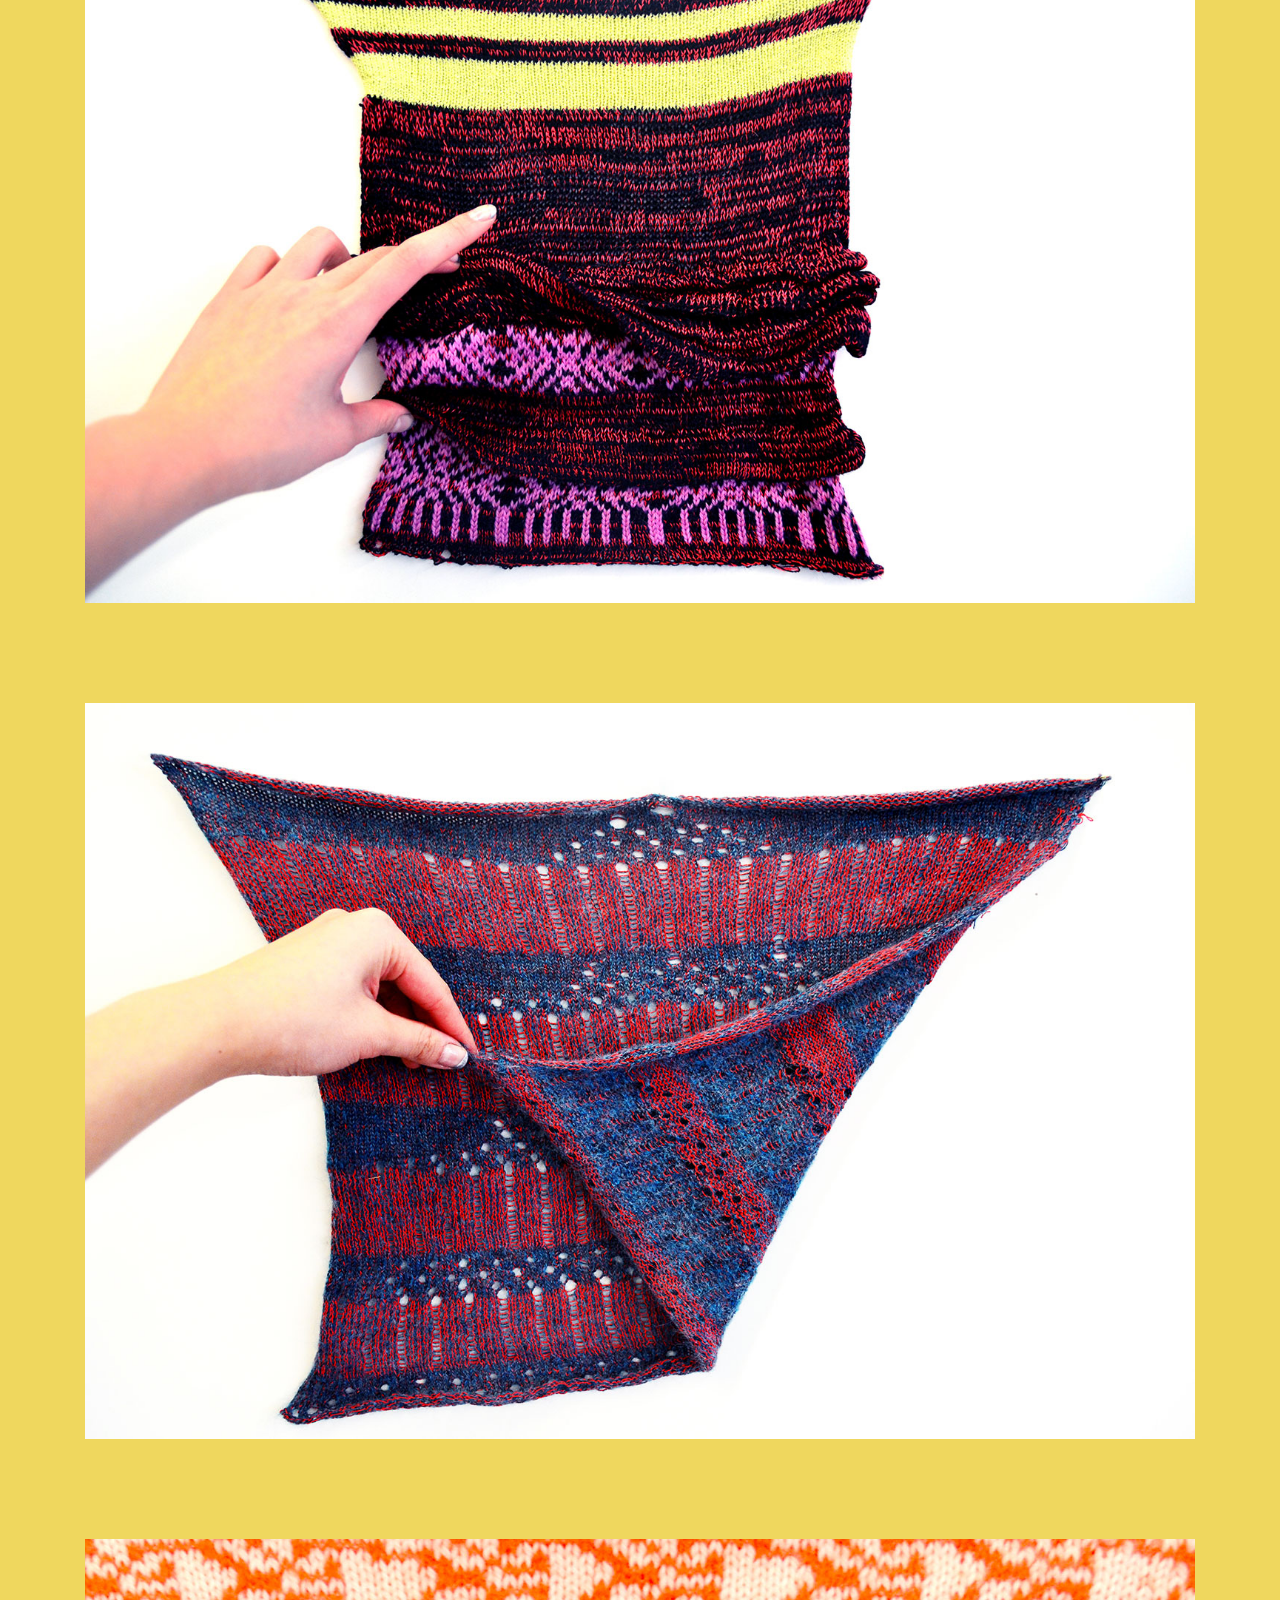
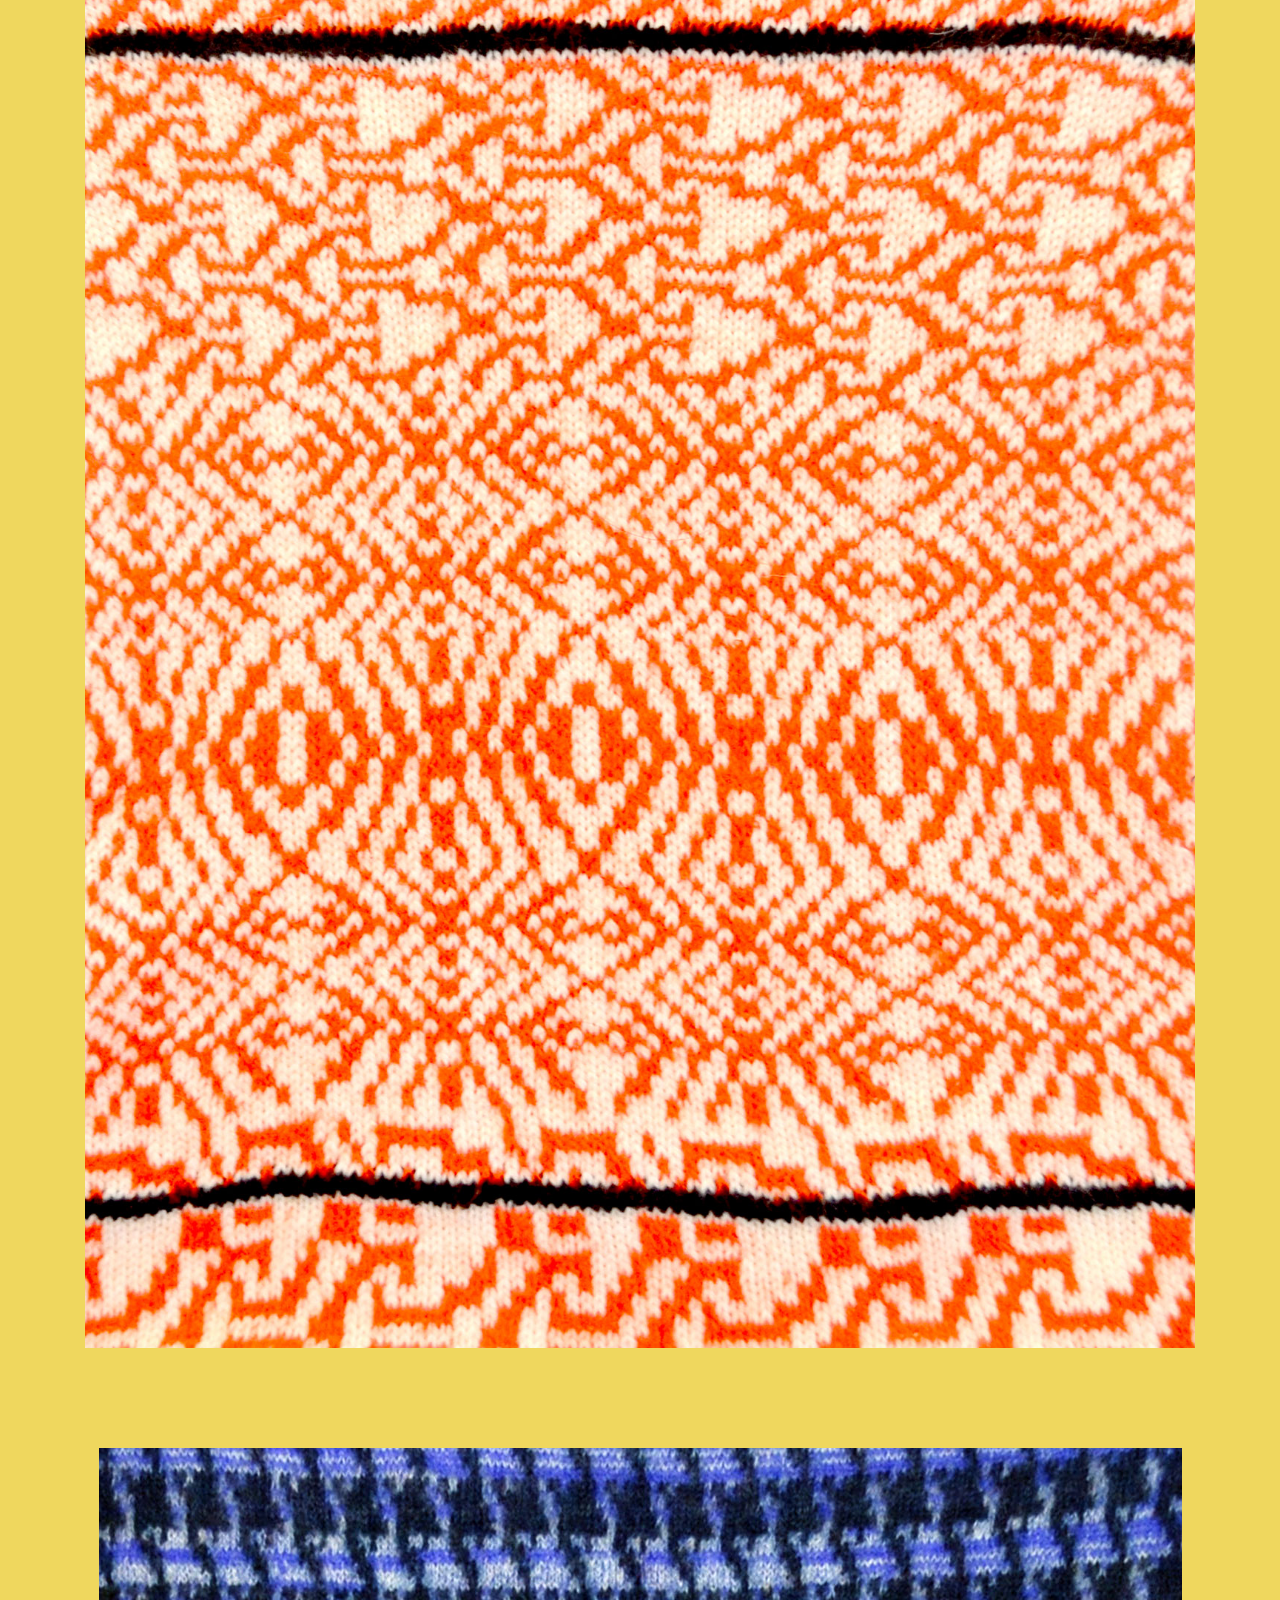
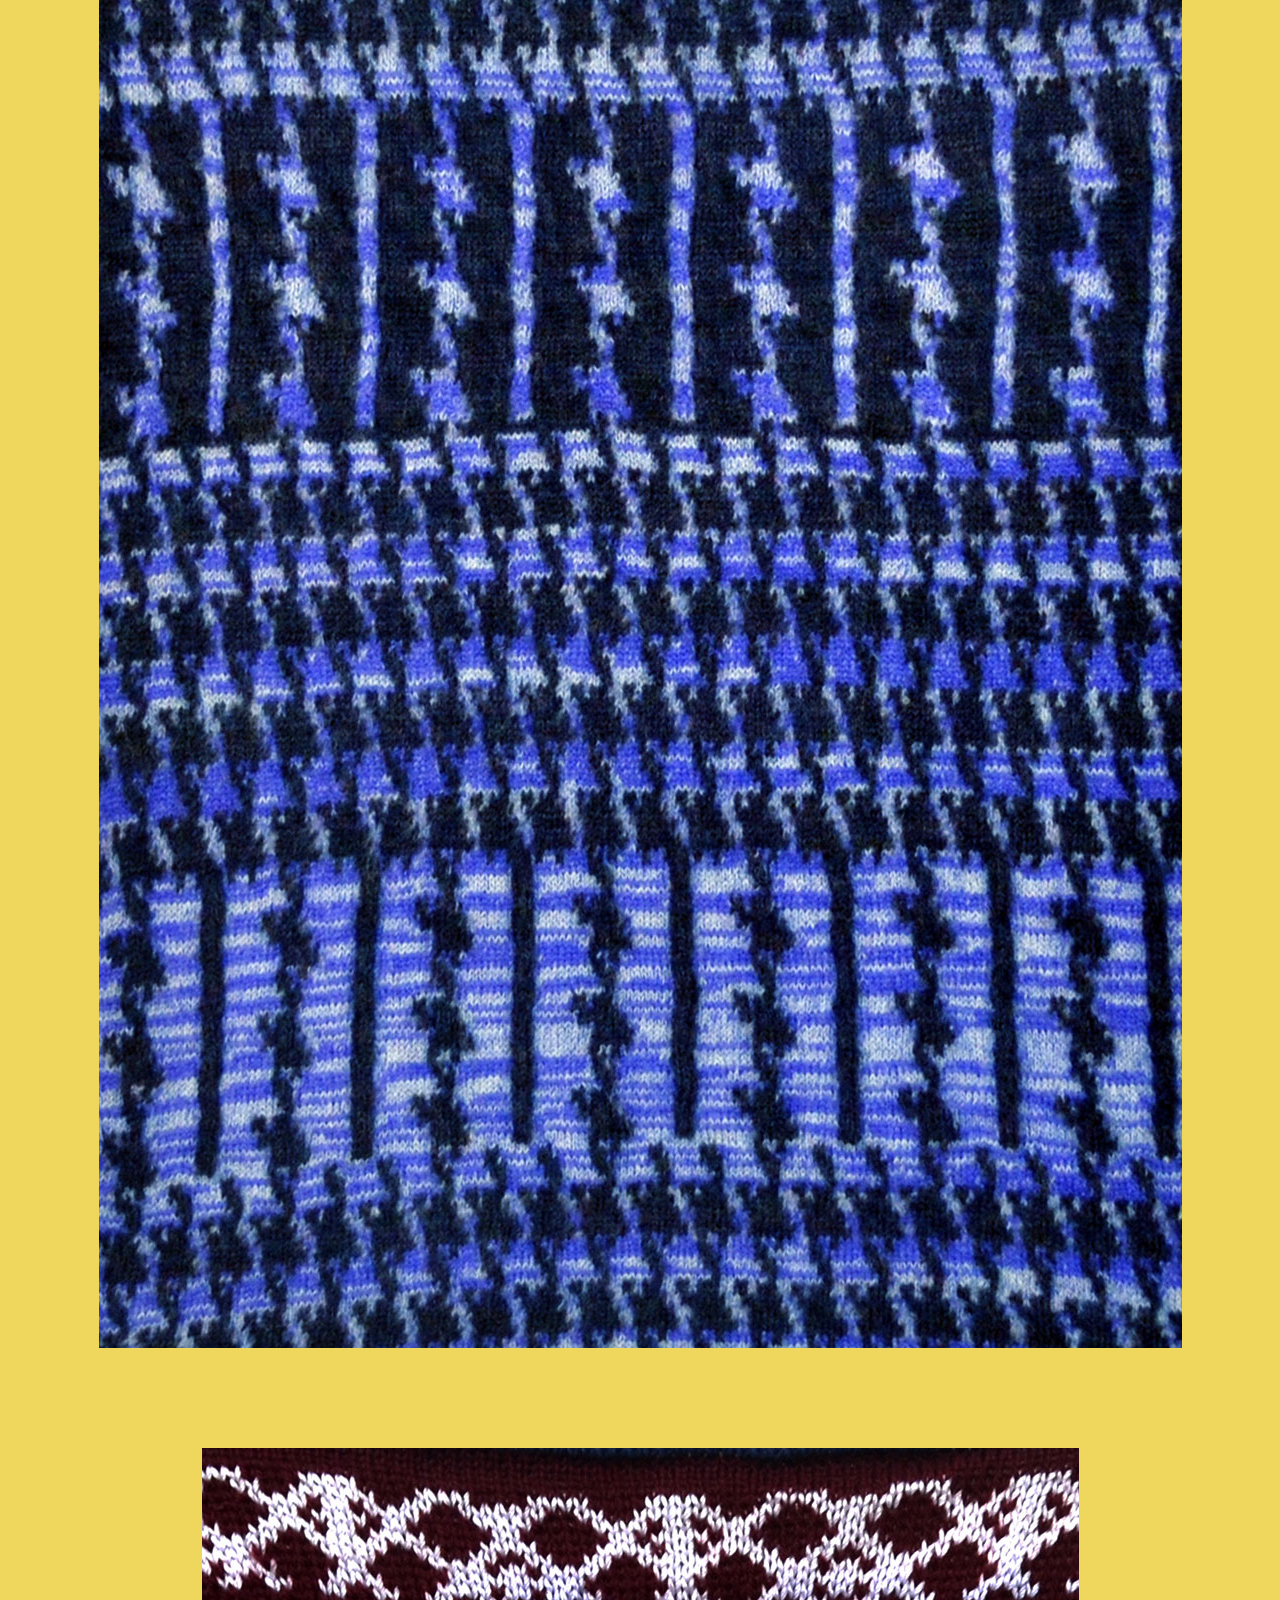
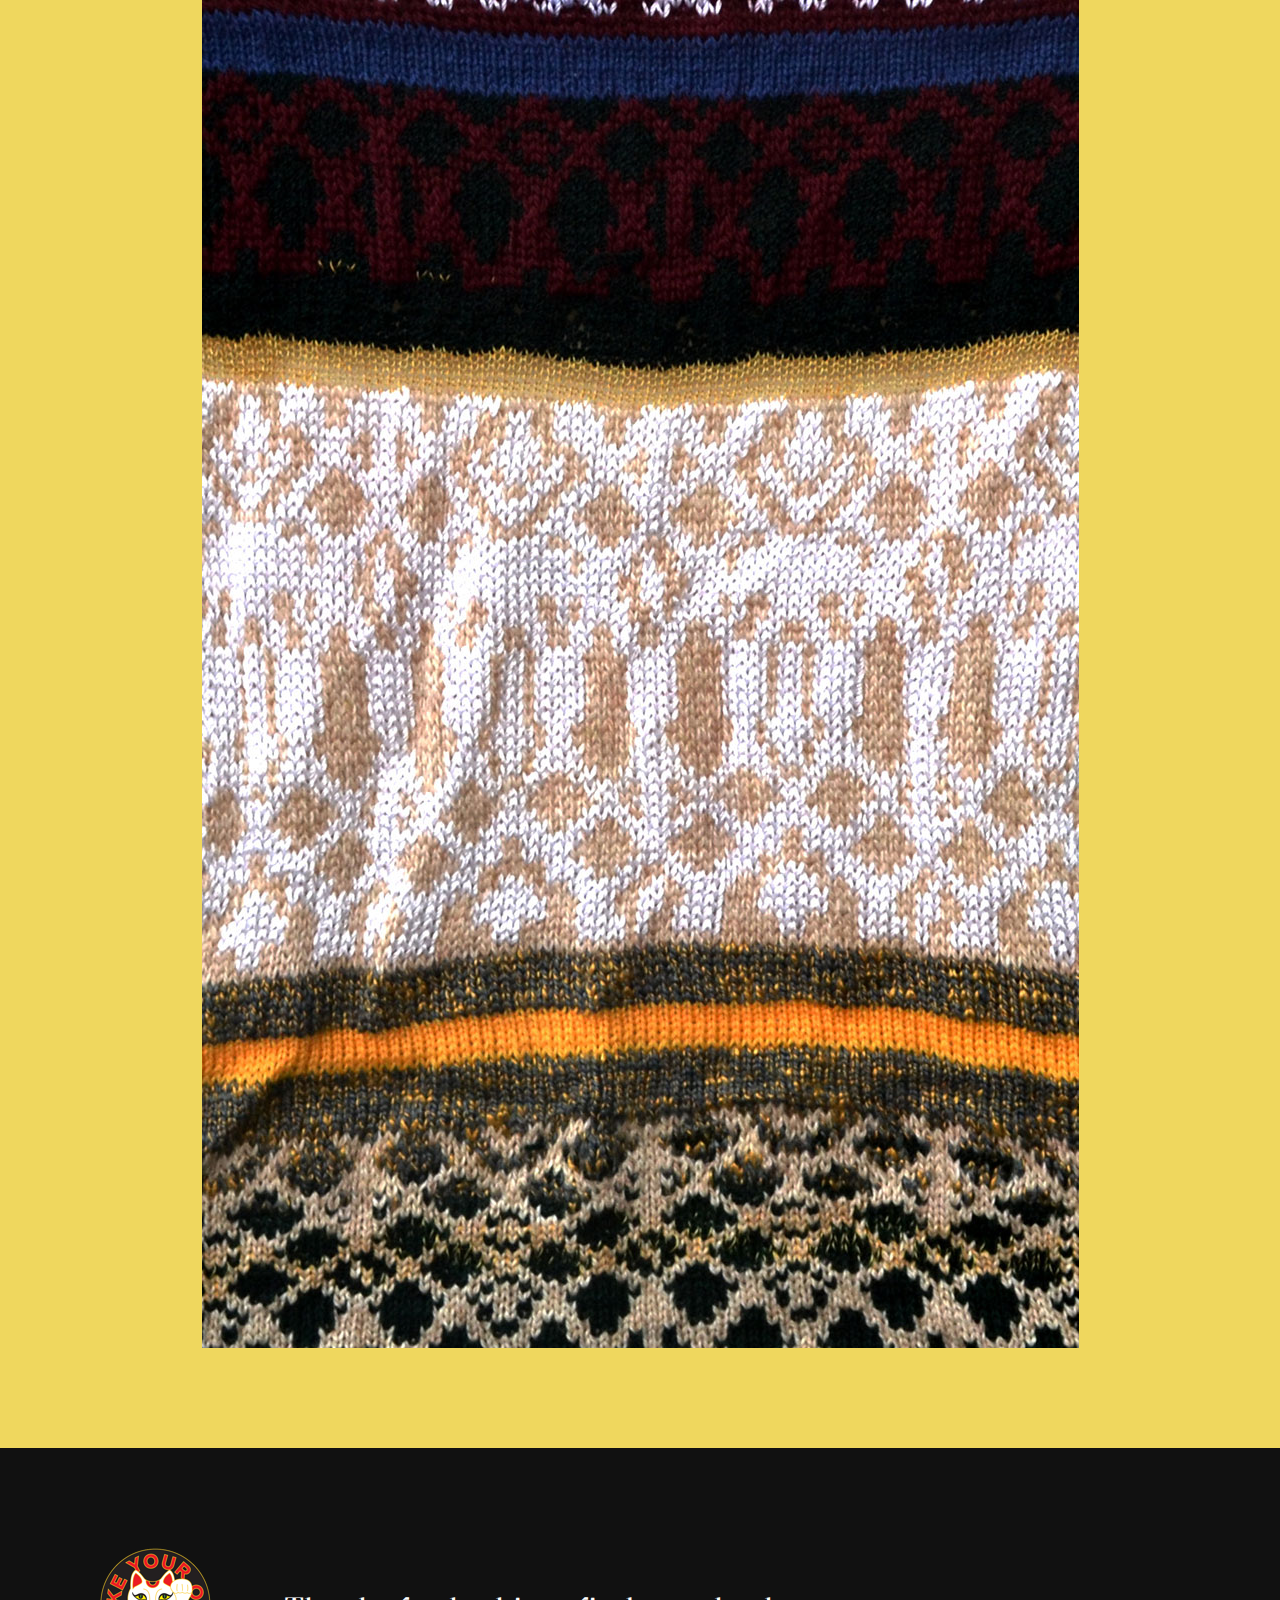
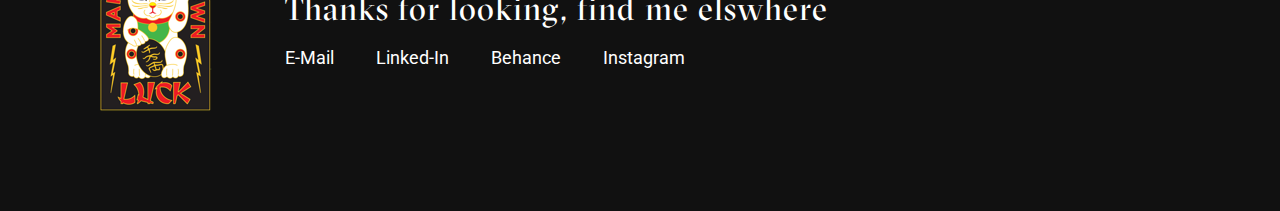
<file: samples.html>
<!DOCTYPE html>
<html lang="en">
<head>
    <meta charset="utf-8">
    <meta http-equiv="X-UA-Compatible" content="IE=edge">
    <meta name="viewport" content="width=device-width, initial-scale=1">
    <title>Cloe Fan</title>
    <link rel="shortcut icon" type="image/x-icon" href="/favicon.ico">
    <link href="css/bootstrap.css" rel="stylesheet">
    <link rel="stylesheet" href="https://cdnjs.cloudflare.com/ajax/libs/animate.css/3.7.0/animate.min.css">
    <link href="https://fonts.googleapis.com/css?family=Roboto|Roboto+Mono" rel="stylesheet">
    <link href="css/main.css" rel="stylesheet">
    
</head>
<body class="animated fadeIn">
    
   
  <!-- Fixed navbar -->
     <div class="sticky-nav-container">
      <nav id="project">
          <h3 class="project"> <a class="home" href="index.html">Cloe Fan -Textile Design </a> </h3>
          <a class="previous" href="handwovens.html">Previous </a>
          <a class="next" href="products.html">Next</a>
      </nav>
    </div>



    <div class="container ">
	    <div class="col-xs-8 col-md-push-2"> 
	    	<h1 class="project">Samples</h1><br/>
		    <h2>This is an assortment of knits I made over my time at RISD and after. 
After understanding the machine, I really enjoy exploring new techniques and materials on my knitting machine.</h2>
      </div>
       <div class="col-xs-12 img-center"> 
	    	<img src="img/samples/1.jpg" class="img-fluid margin-top-100 margin-bottom-50 " alt="Cloe Fan Textile">
	    	<img src="img/samples/2.jpg" class="img-fluid margin-bottom-100" alt="Cloe Fan Textile">
        <img src="img/samples/3.jpg" class="img-fluid margin-bottom-100" alt="Cloe Fan Textile">
        <img src="img/samples/4.jpg" class="img-fluid margin-bottom-100" alt="Cloe Fan Textile">
        <img src="img/samples/5.jpg" class="img-fluid margin-bottom-100" alt="Cloe Fan Textile">
        <img src="img/samples/6.jpg" class="img-fluid margin-bottom-100" alt="Cloe Fan Textile">
  
       
	    </div>  

    </div>

  <div class="container-full">
        <div class="container">
        <div class="col-xs-12 footer">
            <div class="col-xs-2">
                <img src="img/home/cat.png" width="112" height="163" alt="CloeFan">
            </div>
            <div class="col-xs-10">
                <h2 class="light"> Thanks for looking, find me elswhere </h2> <br/>
                <ul id="footerlist">
                   <li class="footerlink"><a href="mailto:cloefantextiles@gmail.com?" target="_top">E-Mail</a>
                  </li>
                  <li class="footerlink"> <a target="_blank" rel="noopener noreferrer" href="http://www.linkedin.com/in/cloe-fan-70077489/">Linked-In</a>
                  </li>
                  <li class="footerlink"> <a target="_blank" rel="noopener noreferrer" href="http://www.behance.net/cloefan">Behance</a>
                  </li>
                  <li class="footerlink"> <a target="_blank" rel="noopener noreferrer" href="http://www.instagram.com/fanccyfan/?hl=en">Instagram</a>
                  </li>
                </ul>

            </div>
            
        </div>
    </div>
    </div>

    

    <script src="https://ajax.googleapis.com/ajax/libs/jquery/1.11.1/jquery.min.js"></script>
    <script src="js/bootstrap.min.js"></script>
    <script src="js/app2.js"></script>
</body>


</html>
</file>
<file: css/main.css>
/* Variables */
/* DOM Overrides */
html {
  height: 100%;
  -webkit-font-smoothing: antialiased;
}

body {
  background-color: #EFD75E;
  height: 100%;
  font-family: 'Roboto', sans-serif;
  
}
a{
  color:#fff;
}
a#personalwork:hover {
    position: relative;
}
a#personalwork:hover:after {
    content: url(../img/personalwork/preview.jpg); 
    display: block;
    position: absolute;
    left: 400px; 
    top: 0px; 
    z-index: 4000;
    width:510px;
    height:339px;
}

a#clientwork:hover {
    position: relative;
}
a#clientwork:hover:after {
    content: url(../img/clientwork/preview.jpg); 
    display: block;
    position: absolute;
    left: 400px; 
    top: 0px; 
    z-index: 4000;
    width:510px;
    height:339px;
}
a#jacquard:hover {
    position: relative;
}
a#jacquard:hover:after {
    content: url(../img/jacquard/preview.jpg); 
    display: block;
    position: absolute;
    left: 400px; 
    top: 0px; 
    z-index: 4000;
    width:510px;
    height:339px;
}
a#dobby:hover {
    position: relative;
}
a#dobby:hover:after {
    content: url(../img/dobby/preview.jpg); 
    display: block;
    position: absolute;
    left: 400px; 
    top: 0px; 
    z-index: 4000;
    width:510px;
    height:339px;
}
a#handwoven:hover {
    position: relative;
}
a#handwoven:hover:after {
    content: url(../img/handwovens/preview.jpg); 
    display: block;
    position: absolute;
    left: 400px; 
    top: 0px; 
    z-index: 4000;
    width:510px;
    height:339px;
}
a#samples:hover {
    position: relative;
}
a#samples:hover:after {
    content: url(../img/samples/preview.jpg); 
    display: block;
    position: absolute;
    left: 400px; 
    top: 0px; 
    z-index: 4000;
    width:510px;
    height:339px;
}
a#products:hover {
    position: relative;
}
a#products:hover:after {
    content: url(../img/products/preview.jpg); 
    display: block;
    position: absolute;
    left: 400px; 
    top: 0px; 
    z-index: 4000;
    width:510px;
    height:339px;
}
/* Utility classes */
/* Utility classes */
/* Utility classes */
/* Utility classes */

.container-full {
  margin: 0 auto;
  width: 100%;
  background-color:#111;
}
.vertical-center-container {
  display: table;
  table-layout: fixed; }

.vertical-center-content {
  display: table-cell;
  vertical-align: middle;
  text-align: left; }
  .full-width {
  width: 100%; }

.full-height {
  height: 100%; }
.img-responsive{
  width:100%;
}
.margintop25{
    margin-top:25px;
  }
.margin-top-50{
    margin-top:50px;
}
.margintop60{
    margin-top:70px;
  }
  .margin-top-75{
    margin-top:75px;
}
.margin-top-100{
    margin-top:100px;
}
.margin-top-150{
    margin-top:150px;
}
.margin-top-200{
    margin-top:200px;
}
.margin-bottom-50{
    margin-bottom:50px;
  }
.margin-bottom-100{
    margin-bottom:100px;
}
.margin-bottom-200{
    margin-bottom:200px;
}

.img-fluid{
  max-width: 100%;
  height:auto;
}
.img-center{
  text-align:center;
}
.padding-0 {
    padding: 0;
}
/*Navigation*/
/*Navigation*/
/*Navigation*/
/*Navigation*/

.clear-bg{
  background-color: transparent !important;
  position: absolute;
}
.selectedwork{
  
  position:absolute !important;
  padding-bottom:16px;
  bottom:0;
}
.topnav{
  left:0;
  right:0;
  position:absolute !important;
  padding: 40px 0px 0px 0px;

}
ul#mainNav {
  list-style-type: none;
  margin: 0;
  padding: 0;
  float: right;
  margin-right: 0px; }

ul#mainNav li {
  display: inline;
  padding: 0px 0px 0px 0 px; }

ul#mainNav li a {
  font-family: 'Roboto', sans-serif;
  font-size: 16px;
  padding: 0px 15px;
  color: #000;
  opacity:.54;
  letter-spacing: -0.5px;
  text-decoration: none; 
}

ul#mainNav li a:hover {
  opacity:1;
  text-decoration: none; }

ul#mainNav li a:visited {
  text-decoration: none; }

ul{
  list-style-type: none;
  padding-left: 0;

}
li.offsite{
  padding:0px 0px 10px 0px;
  color:#000;
  letter-spacing: 1px;
}
li.offsite{
  font-family:'sectra-regular';
  font-size:32px;
  letter-spacing: 0px;
}



ul#footerlist{
  list-style-type: none;

  padding: 0;
  overflow: hidden;
  margin-top:-10px;

}
ul#footerlist li {
  float:left;
  margin-left:0px;

}

ul#footerlist li.footerlink a {
  display: block;
  text-align: left;
  padding: 0px 42px 0px 0px;
  text-decoration: none;
  font-size:18px;
  color:#fff;
  font-family: 'Roboto', sans-serif;
}

ul#footerlist li.footerlink a:hover {
  text-decoration:underline;
}
/*Sidenav
li.offsite:after{
 content: url(../img/home/arrow.svg);
 margin-left:10px;
 color:#000;
 display: inline-block
 -webkit-transition: all 0.25s ease-in;
  -moz-transition: all 0.25s ease-in;
  -o-transition: all 0.25s ease-in;
  transition: all 0.25s ease-in;
  
}
*/


li a{
  color:#111;
  font-size:42px;
  transition: all .2s ease-out;
  display: inline-block;
  padding-left: 0;
  font-family: 'sectra-regular';

}

li a:hover{
  color:#000;
 /* padding-left: 10px;*/
  text-decoration: line-through;
}
li a:visited{
  text-decoration: none;
}

div.menu.sticky li a{
  color:#000;
  font-family: 'Roboto Mono', monospace;
  font-size:14px;
  padding-left: 0;
  padding: 0px 0px 15px 0px;
}

div.menu.sticky li a:hover{
  padding-left: 0;
  text-decoration: underline;
  opacity:1;
}
div.menu.sticky li a:visited{
  text-decoration: none;
}

.selected {
 opacity:1 !important;
 color: #000 !important;
 text-decoration: underline !important;
 font-weight:800 !important;
}
h3#four {
    outline:none;
}
h3#three {
    outline:none;
}
h3#two {
    outline:none;
}
h3#one {
    outline:none;
}

.navbar2 .nav {
  margin: 0;
  padding: 0;
  display: inline-block;
  float: right;
}

.navbar2 .nav .item {
  list-style: none;
  display: inline-block;
  font-size: 18px;
  padding: 0px 0px 0px 15px;

}

.navbar2 .nav .item .contact {
  display: inline-block;
  padding: 5px;
  border-radius: 2px;
}

.navbar2 .nav .item a {
  text-decoration: none;
  color: inherit;
}
.navbar2 li a{
  color:#000;
  font-size:16px;
  position: relative;
  display: block;
  transition: none;
  padding: 0px 15px;
}

.navbar2 li a:hover{
  color:#000;
  text-decoration: underline;
}
.navbar2 li a:visited{
  text-decoration: none;
}
.navbar2 .nav .item a {
    text-decoration: none;
}
.navbar2 .nav .item a:hover {
    text-decoration: underline;
    
}
/*Sidenav*/
/*Sidenav*/
/*Sidenav*/
/*Sidenav*/

.sticky {
  position: sticky;
  top: 10px;
}
.content {
  height: 1000px;
}
.menu {
  font-family: 'Roboto Mono', monospace;
  color:#353535;
  font-size:14px;
  letter-spacing: 1px;
  opacity:.5;
  margin-top: 15px;


}
.tall {
  height: 205vh;
}


/*Projectnav*/
/*Projectnav*/
/*Projectnav*/
/*Projectnav*/

.sticky-nav-container {
  height: 75px;
  border-bottom: 1px solid black;

}

.nav#project {
  background: #eed25a;
  text-align: center;

}

.sticky-nav {
  position: fixed;
  top: 0;
  height: 75px;
  left: 0;
  right: 0;
  border-bottom: 1px solid black;
  background: #eed25a;
  z-index: 2000;
}

/*Type*/
/*Type*/
/*Type*/
/*Type*/
@font-face{font-family:"sectra-bold";src:url("fonts/sectra-bold/GT-Sectra-Display-Bold.eot");src:url("fonts/sectra-bold/GT-Sectra-Display-Bold.eot?#iefix") format("eot"),url("fonts/sectra-bold/GT-Sectra-Display-Bold.woff") format("woff"),url("fonts/sectra-bold/GT-Sectra-Display-Bold.ttf") format("truetype");font-weight:normal;font-style:normal}
@font-face{font-family:"sectra-regular";src:url("fonts/sectra-regular/GT-Sectra-Display-Trial-Regular.otf");src:url("fonts/sectra-regular/GT-Sectra-Display-Trial-Regular.eot?#iefix") format("eot"),url("fonts/sectra-regular/GT-Sectra-Display-Trial-Regular.woff") format("woff"),url("fonts/sectra-reular/GT-Sectra-Display-Trial-Regular.ttf") format("truetype");font-weight:normal;font-style:normal}



h1{
  font-family:'sectra-bold';
  color:#111;
  font-size:54px;
  line-height:60px;
  margin:100px 0px 0px 0px;
  font-weight:normal;
  text-align: left;
}
h1.project{
  text-align: center;
}
h2{
  font-family: 'Roboto', sans-serif;
  font-size:24px;
  line-height:30px;
  color:#111;
  margin-top:-8px;
  text-align:center;
}
h2.light{
  font-family: 'sectra-regular', sans-serif;
  font-size:32px;
  line-height:32px;
  color:#fff;
  letter-spacing: 1px;
  text-align:left;
  margin-top:45px;
}

h3{
  font-family: 'Roboto Mono', monospace;
  font-size: 14px;
  text-transform: uppercase;
  color:#fff;
  font-weight: 800;
  letter-spacing: 1px;
  margin-bottom:10px;
}

h3.project{
  font-family: 'Roboto', sans-serif;
  font-size: 16px;
  color:#111;
  font-weight: 800;
  text-align: center;
  text-transform: none;
  padding-top:28px;
  margin-top:0px;
  
}

h4{
  font-family: 'Roboto', sans-serif;
  font-size: 16px;
  color:#111;
  font-weight: 800;
  letter-spacing: .5px;
}

p{

  font-family: 'Roboto', sans-serif;
  font-size:16px;
  line-height:24px;
  color:#797979;
}

a.previous{
  font-family: 'Roboto Mono', monospace;
  font-size: 16px;
  color:#000;
  margin:0;
  font-weight: 400;
  text-align: left;
  float:left;
  margin-left:50px;
  margin-top:-30px;
}
a.next{
  font-family: 'Roboto Mono', monospace;
  font-size: 16px;
  color:#000;
  font-weight: 400;
  text-align: right;
  float:right;
  margin-right:50px;
   margin-top:-30px;
}

a.home{
  font-family: 'Roboto', sans-serif;
  font-size: 16px;
  color:#111;
  font-weight: 800;
  text-align: center;
  text-transform: none;
  padding-top:28px;
  letter-spacing: 1px;
}

/*Landing*/
/*Landing*/
/*Landing*/
/*Landing*/


.landing{
  height: 100%;
  width: 100%;
  text-align: left;
   background: url(../img/home/bg.jpg) no-repeat center center; 
  -webkit-background-size: cover;
  -moz-background-size: cover;
  -o-background-size: cover;
  background-size: cover;

   }

  .landing-home{
  height: 100%;
  width: 100%;
  text-align: left;

   }

hr{
    margin-top: 25px;
    margin-bottom: 25px;
    border: 0;
    border-top: 2px solid #DBC153;
}


/*Footer*/
/*Footer*/
/*Footer*/
/*Footer*/
.footer{
  margin-top:100px;
  margin-bottom:100px;
  background-color: #111;
}



/* Responsive Stuff */
/* Responsive Stuff */
/* Responsive Stuff */
/* Responsive Stuff */

/* ~ 1000px Wide */
@media all and (max-width: 72em) {

   }
/* ~ 640px Max Wide*/
@media (max-width: 767px) {
  h1{
    font-size: 24px;
    line-height: 32px;
  }
  .menu {
    display:none;
  } 
  .tall {
    height: 0vh;
  }

 }
</file>
